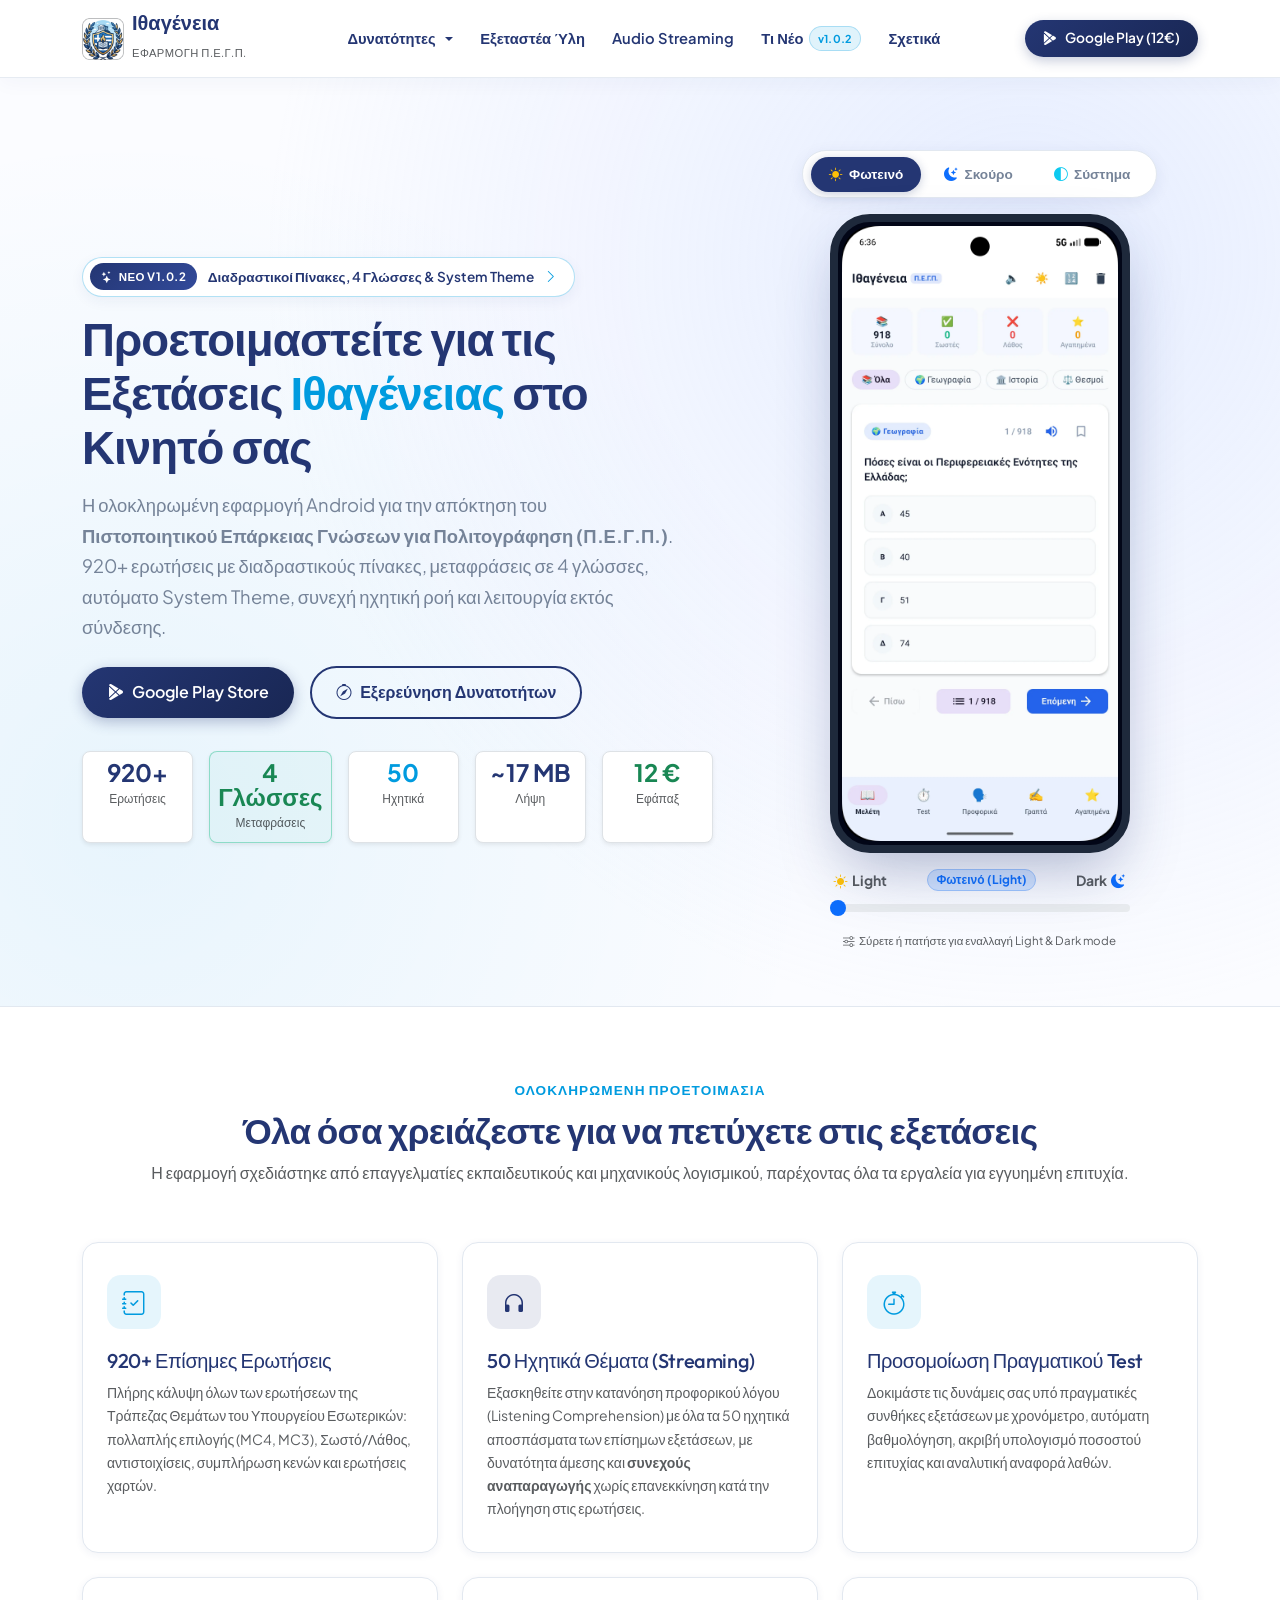
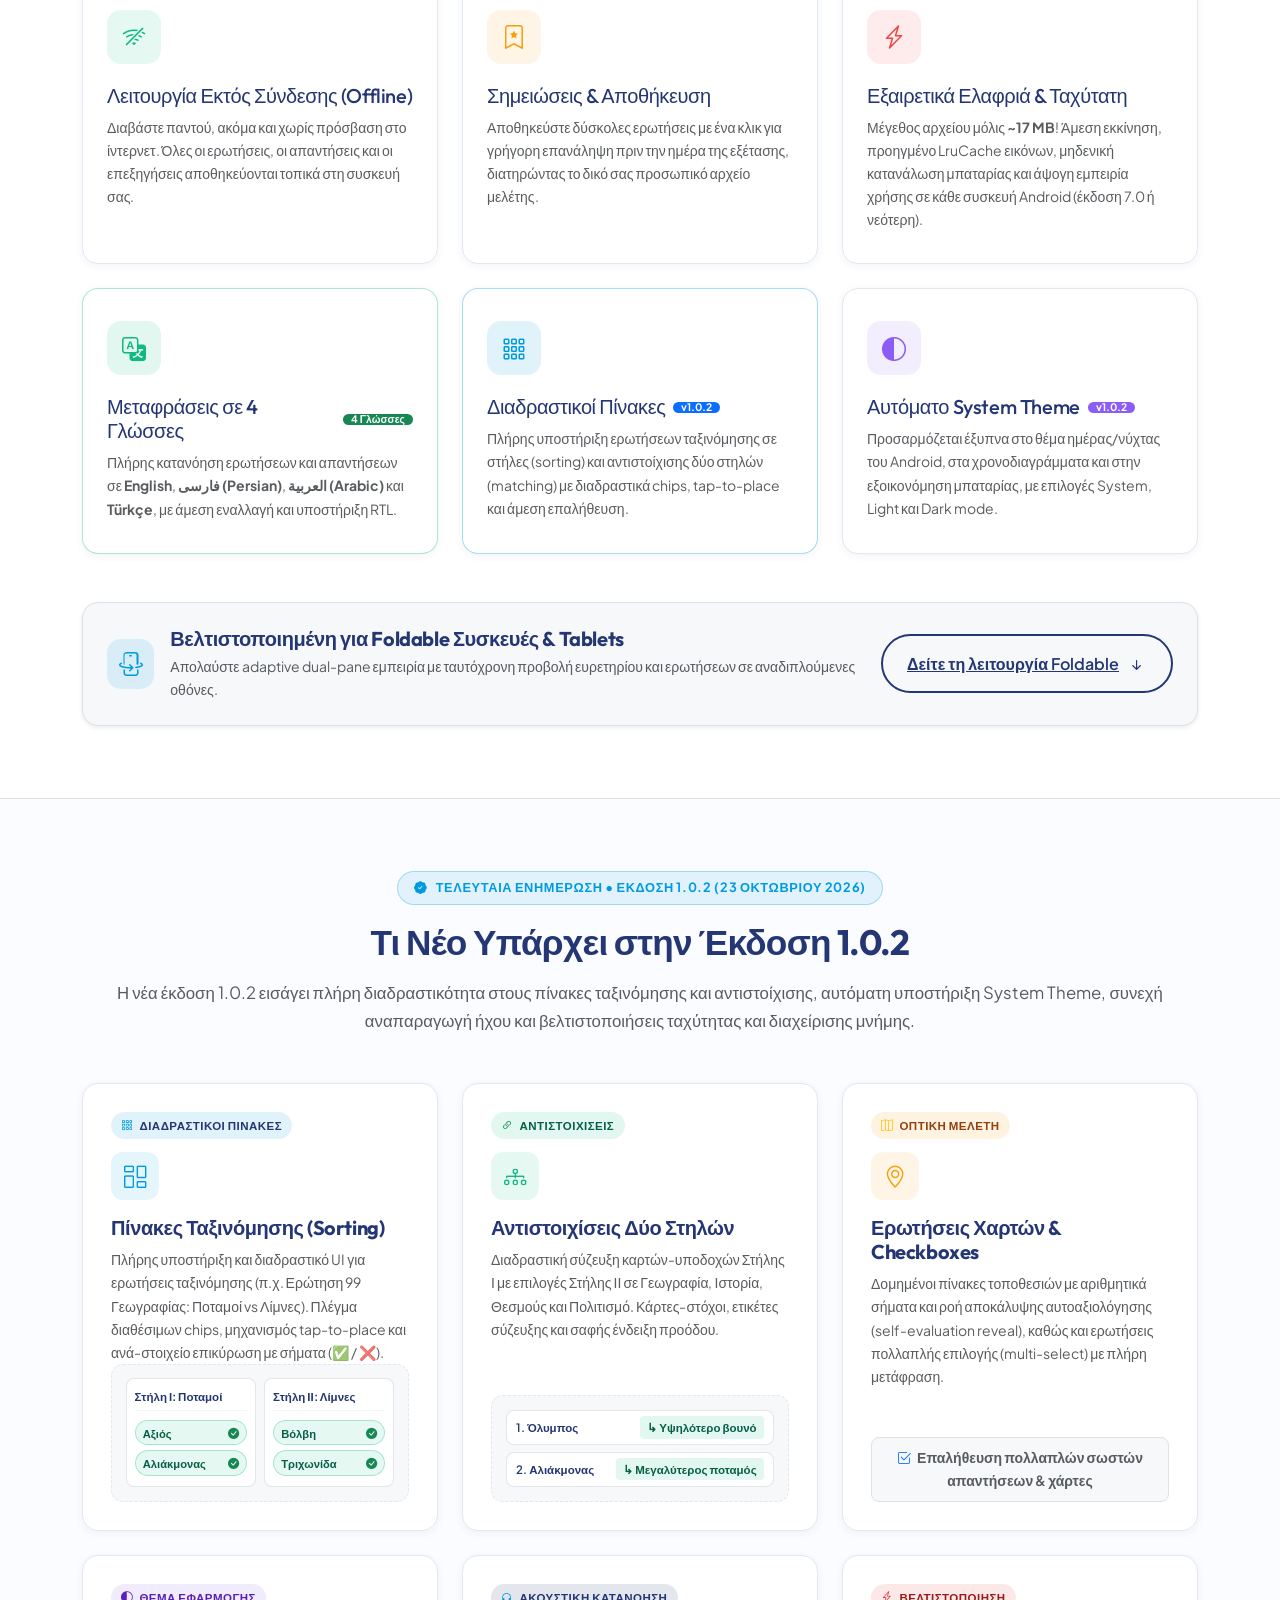
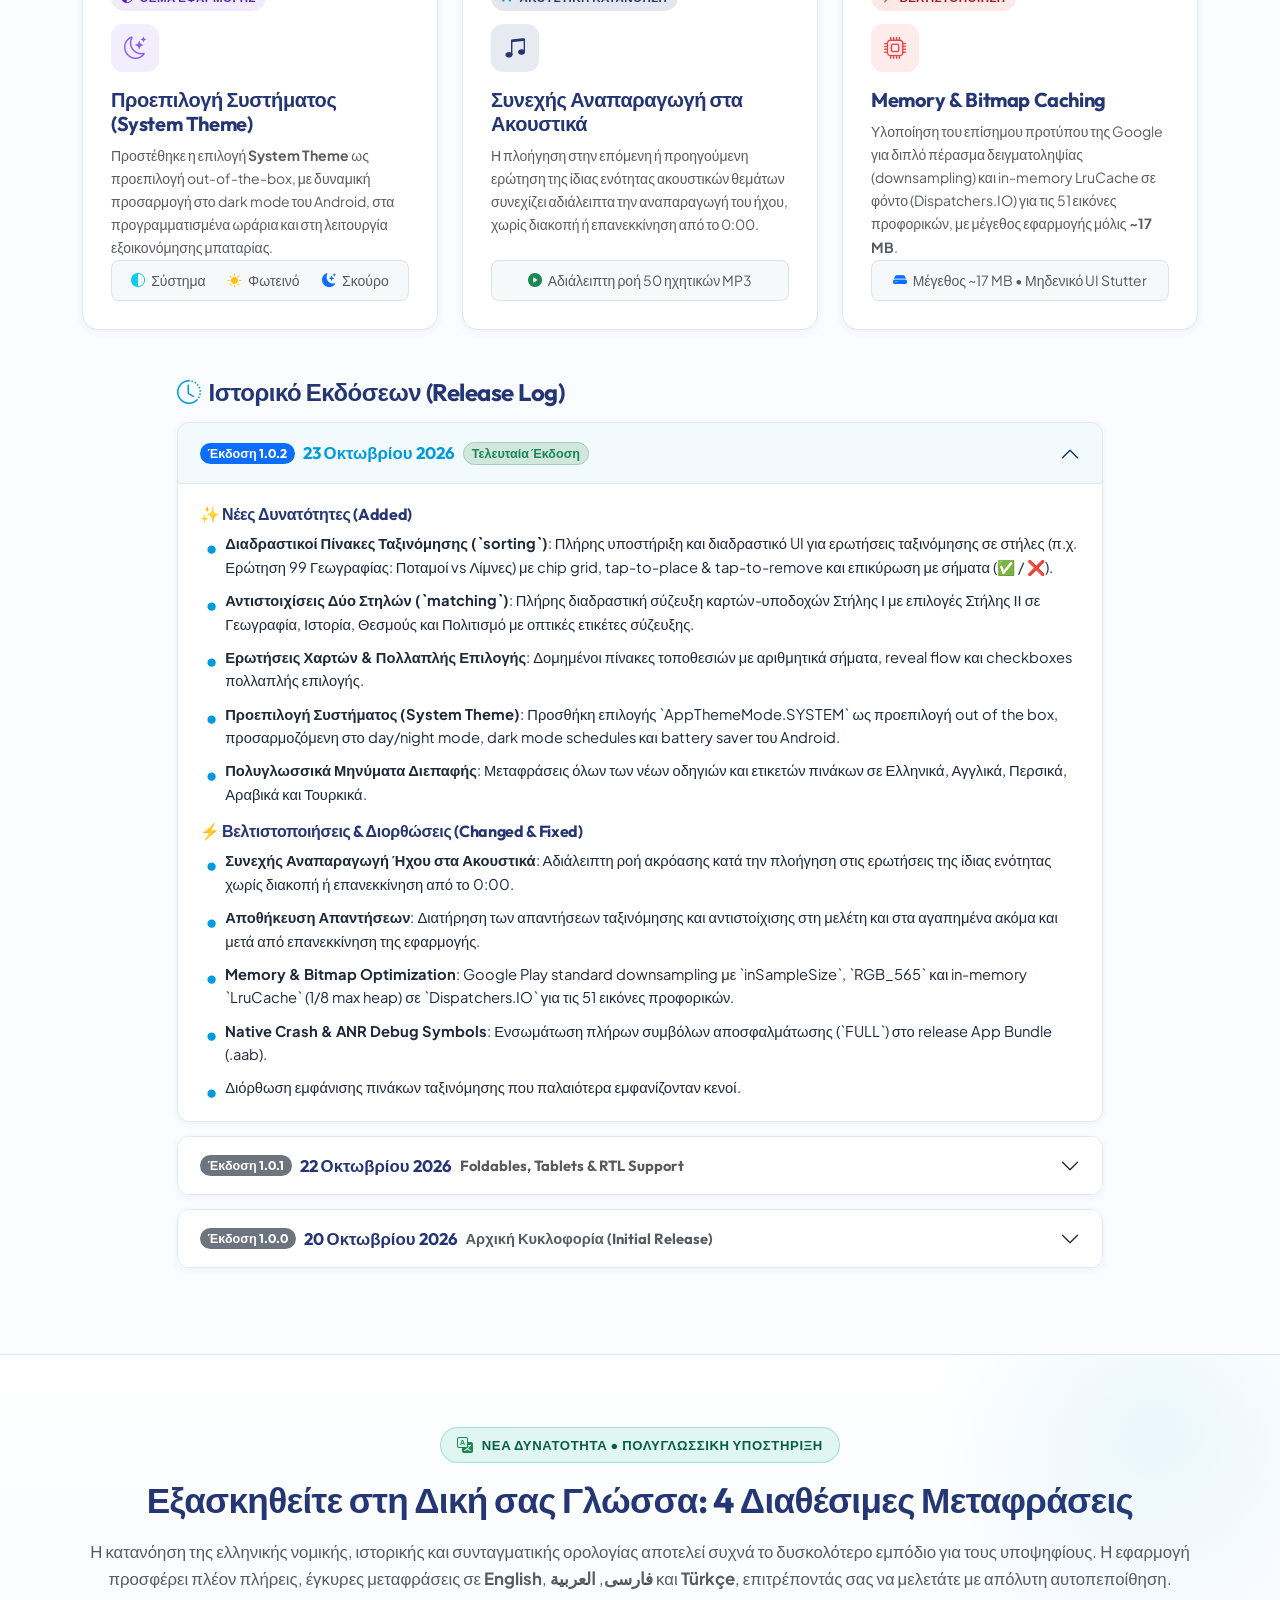
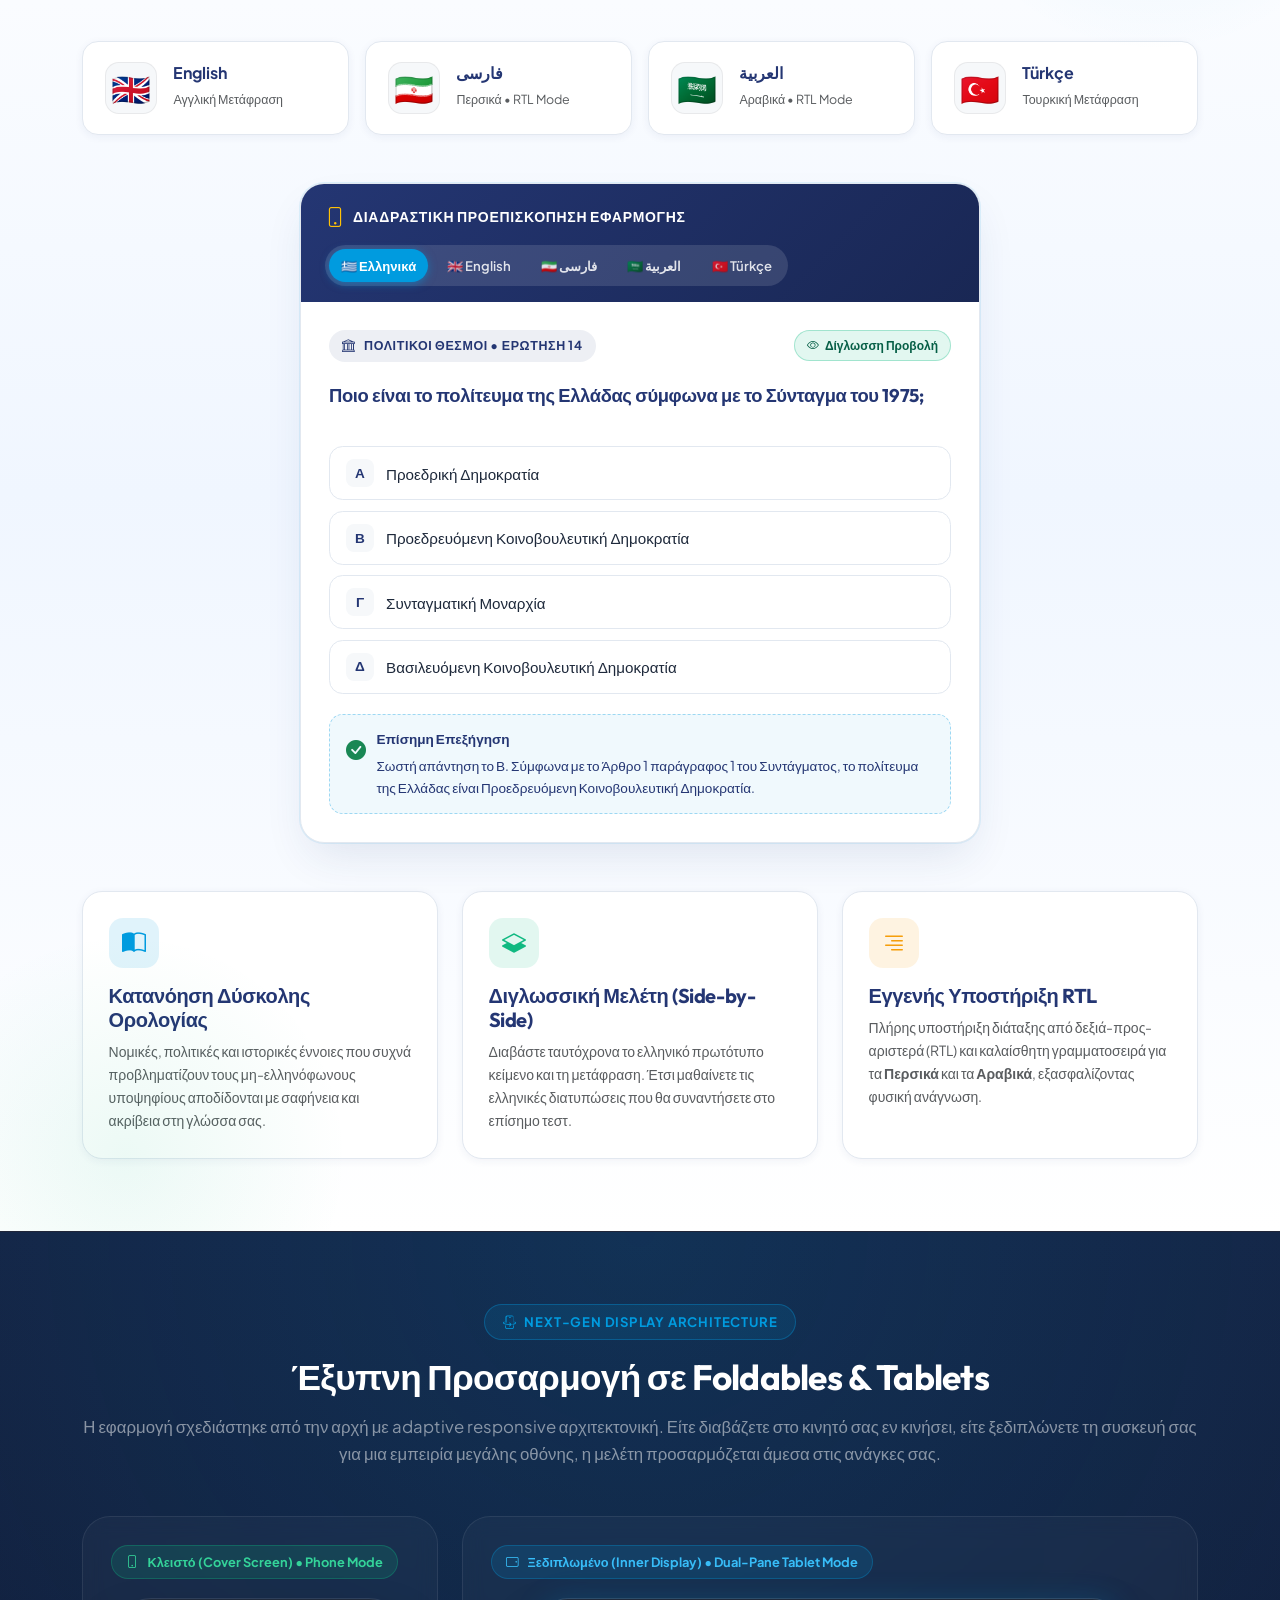
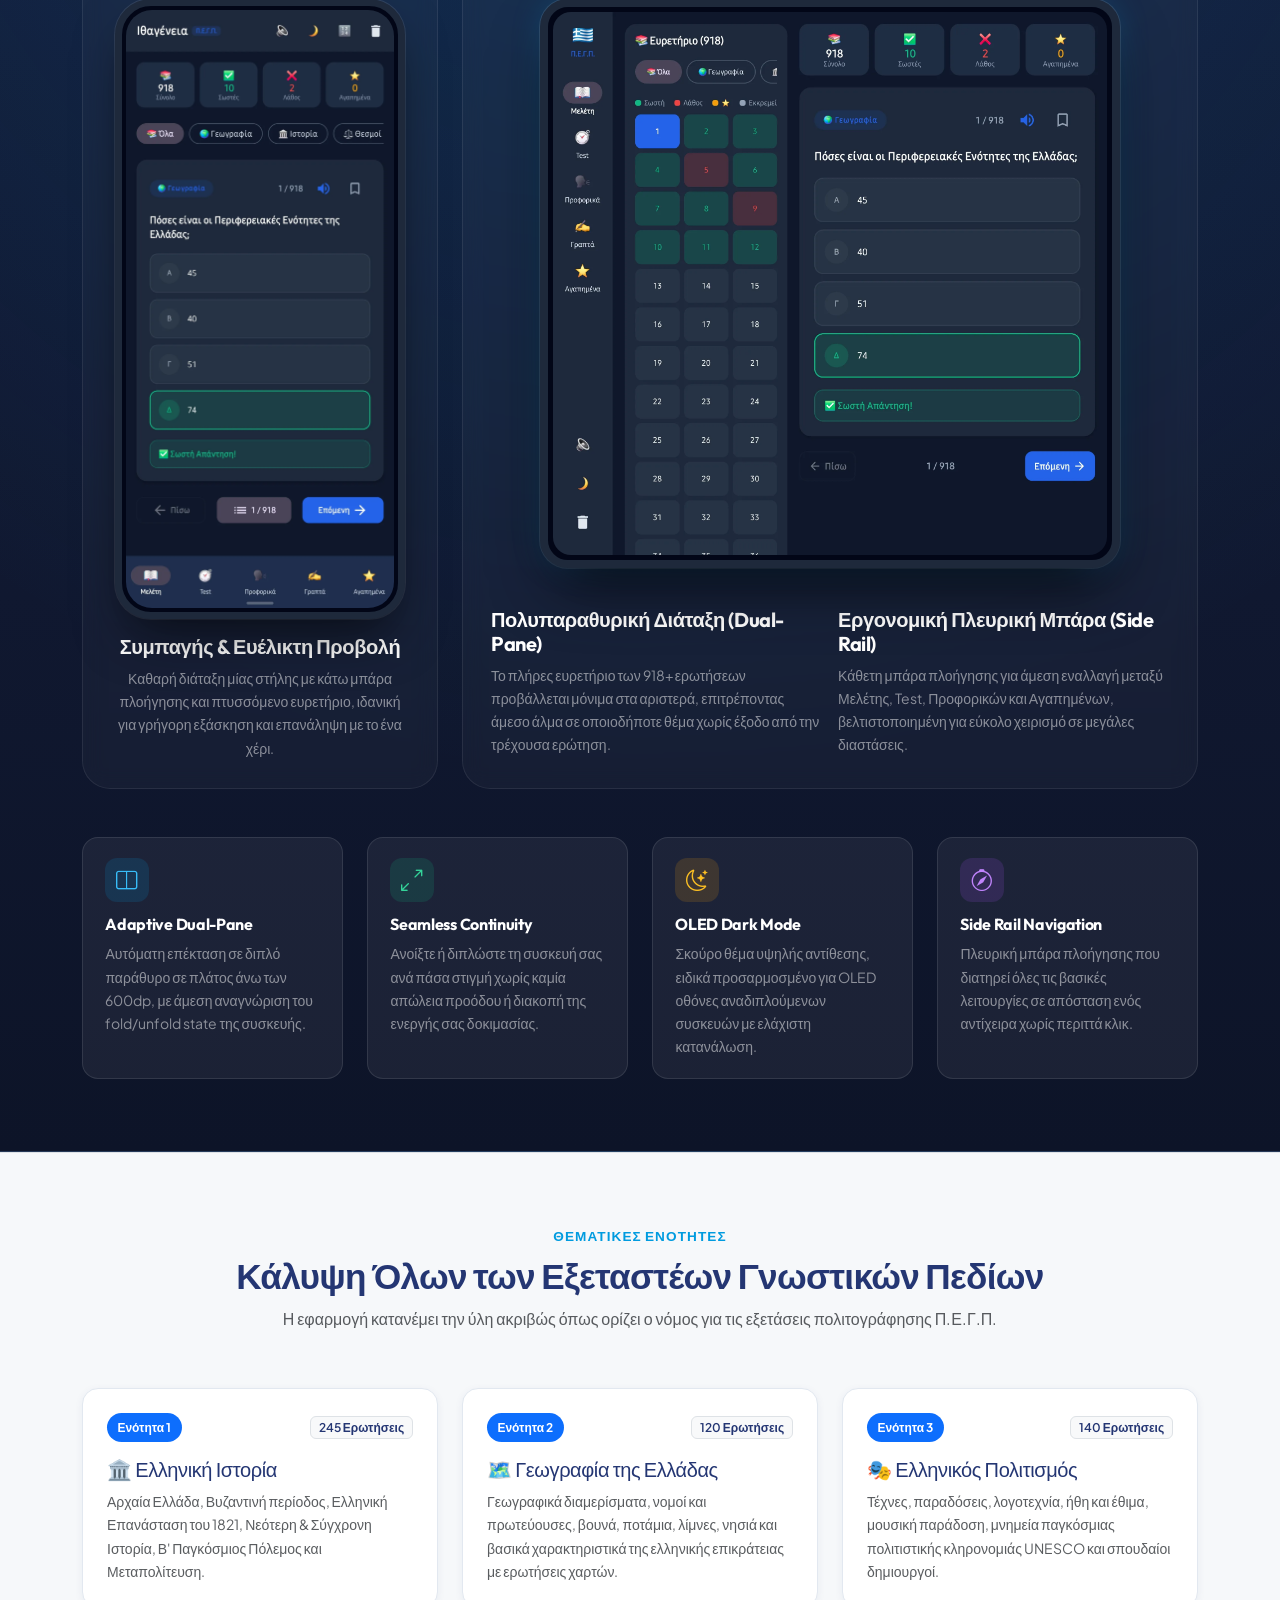
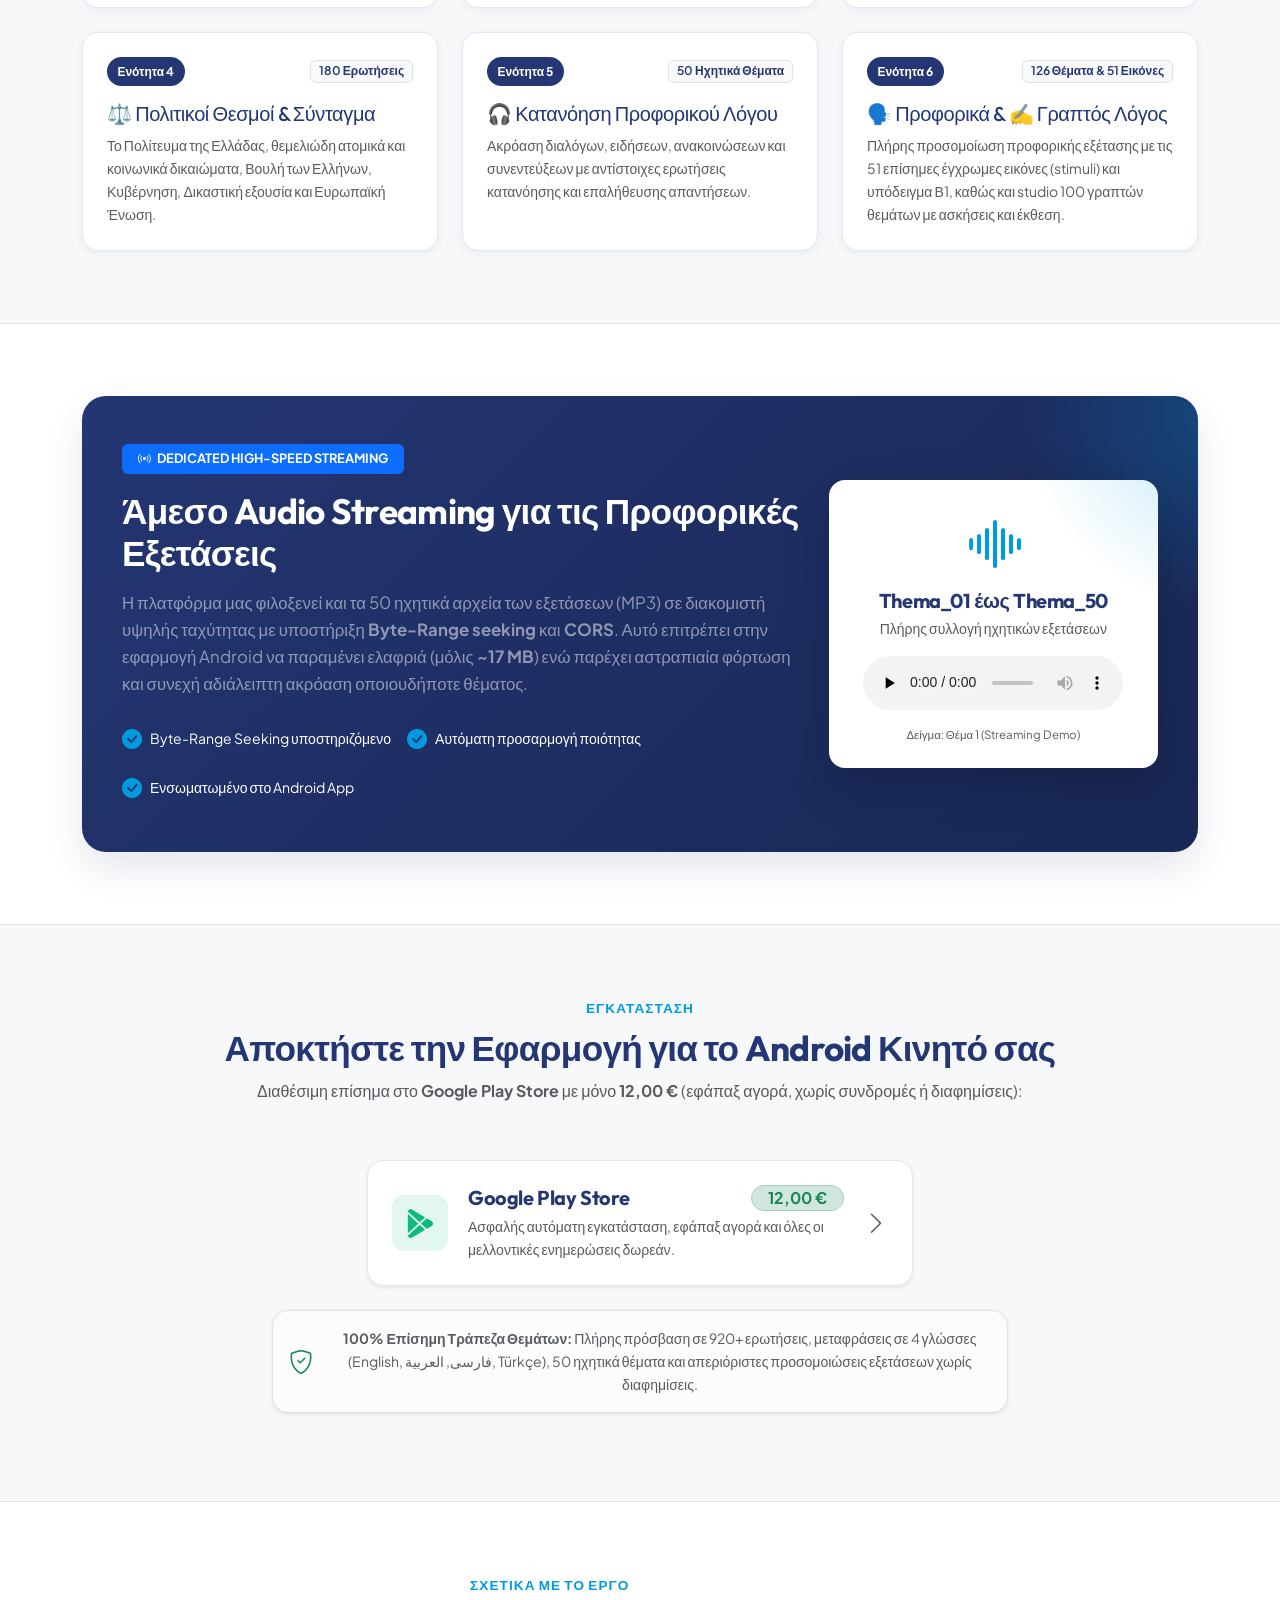
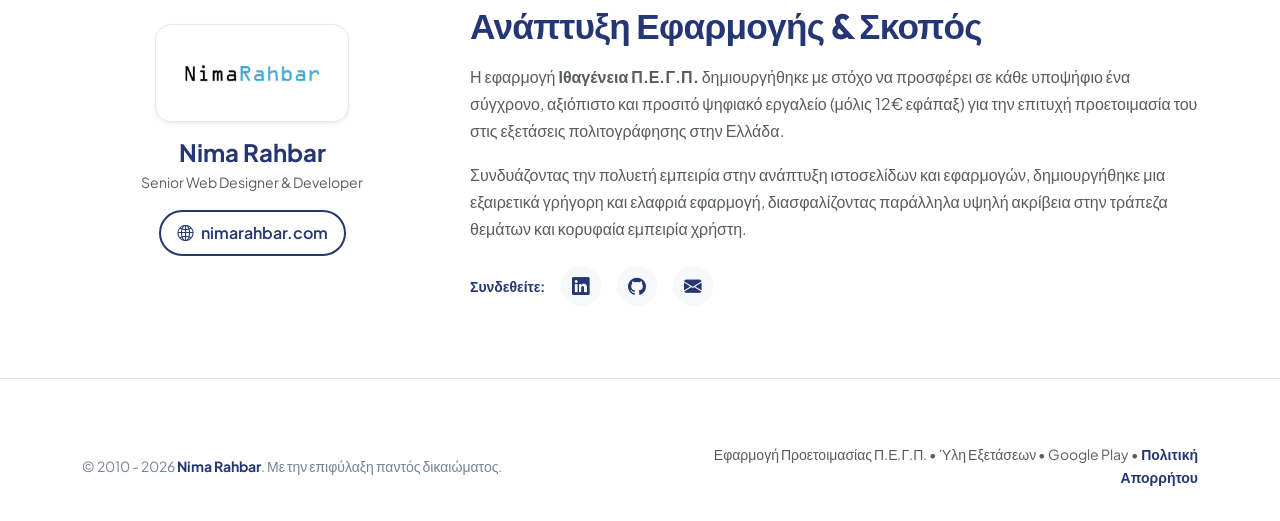
<file: index.html>
<!DOCTYPE html>
<html lang="el">

<head>
  <meta charset="UTF-8">
  <meta name="viewport" content="width=device-width, initial-scale=1.0">
  <title>Ιθαγένεια Π.Ε.Γ.Π. | Επίσημη Εφαρμογή Android</title>

  <!-- Preload Critical LCP Asset -->
  <link rel="preload" as="image" href="assets/main-light.webp" type="image/webp" fetchpriority="high">

  <!-- Canonical URL & Sitemap -->
  <link rel="canonical" href="https://ithageneia.nimarahbar.com/">
  <link rel="sitemap" type="application/xml" title="Sitemap" href="/sitemap.xml">

  <!-- Favicons & App Icons -->
  <link rel="apple-touch-icon" sizes="57x57" href="assets/apple-icon-57x57.png">
  <link rel="apple-touch-icon" sizes="60x60" href="assets/apple-icon-60x60.png">
  <link rel="apple-touch-icon" sizes="72x72" href="assets/apple-icon-72x72.png">
  <link rel="apple-touch-icon" sizes="76x76" href="assets/apple-icon-76x76.png">
  <link rel="apple-touch-icon" sizes="114x114" href="assets/apple-icon-114x114.png">
  <link rel="apple-touch-icon" sizes="120x120" href="assets/apple-icon-120x120.png">
  <link rel="apple-touch-icon" sizes="144x144" href="assets/apple-icon-144x144.png">
  <link rel="apple-touch-icon" sizes="152x152" href="assets/apple-icon-152x152.png">
  <link rel="apple-touch-icon" sizes="180x180" href="assets/apple-icon-180x180.png">
  <link rel="icon" type="image/png" sizes="192x192" href="assets/android-icon-192x192.png">
  <link rel="icon" type="image/png" sizes="32x32" href="assets/favicon-32x32.png">
  <link rel="icon" type="image/png" sizes="96x96" href="assets/favicon-96x96.png">
  <link rel="icon" type="image/png" sizes="16x16" href="assets/favicon-16x16.png">
  <meta name="msapplication-TileColor" content="#ffffff">
  <meta name="msapplication-TileImage" content="assets/ms-icon-144x144.png">
  <meta name="theme-color" content="#243673">
  <meta name="description"
    content="Η επίσημη εφαρμογή Android για τις εξετάσεις Ελληνικής Ιθαγένειας (Π.Ε.Γ.Π.). 920+ ερωτήσεις με μεταφράσεις σε 4 γλώσσες (English, Persian, Arabic, Turkish), ηχητική κατανόηση, προσομοίωση εξετάσεων, λειτουργία εκτός σύνδεσης και βελτιστοποίηση για Foldables & Tablets.">

  <!-- Open Graph Meta Tags -->
  <meta property="og:title" content="Ιθαγένεια Π.Ε.Γ.Π. | Επίσημη Εφαρμογή Android">
  <meta property="og:description"
    content="Προετοιμαστείτε για το Πιστοποιητικό Επάρκειας Γνώσεων για Πολιτογράφηση. 920+ ερωτήσεις, διαδραστικοί πίνακες ταξινόμησης &amp; αντιστοίχισης, μεταφράσεις σε 4 γλώσσες, 50 ηχητικά θέματα, System &amp; Foldable support, διαθέσιμο στο Google Play με 12€.">
  <meta property="og:type" content="website">
  <meta property="og:url" content="https://ithageneia.nimarahbar.com/">
  <meta property="og:image" content="https://ithageneia.nimarahbar.com/assets/desc_01.webp">
  <meta property="og:image:alt" content="Προεπισκόπηση Εφαρμογής Ιθαγένεια Π.Ε.Γ.Π.">
  <meta property="og:image:type" content="image/webp">
  <meta property="og:image:width" content="512">
  <meta property="og:image:height" content="512">

  <!-- Twitter Cards -->
  <meta name="twitter:card" content="summary_large_image">
  <meta name="twitter:title" content="Ιθαγένεια Π.Ε.Γ.Π. | Επίσημη Εφαρμογή Android (v1.0.2)">
  <meta name="twitter:description"
    content="920+ ερωτήσεις, διαδραστικοί πίνακες ταξινόμησης &amp; αντιστοίχισης, 4 γλώσσες (English, فارسی, العربية, Türkçe), 50 ηχητικά, System Theme, στο Google Play.">
  <meta name="twitter:image" content="https://ithageneia.nimarahbar.com/assets/main-light.webp">

  <!-- Local Web Fonts & Bootstrap Icons -->
  <link rel="stylesheet" href="assets/fonts/fonts.css">
  <link rel="stylesheet" href="https://cdn.jsdelivr.net/npm/bootstrap-icons@1.11.3/font/bootstrap-icons.min.css"
    media="print" onload="this.media='all'">
  <noscript>
    <link rel="stylesheet" href="https://cdn.jsdelivr.net/npm/bootstrap-icons@1.11.3/font/bootstrap-icons.min.css">
  </noscript>

  <!-- Bootstrap 5 CSS -->
  <link href="https://cdn.jsdelivr.net/npm/bootstrap@5.3.3/dist/css/bootstrap.min.css" rel="stylesheet"
    integrity="sha384-QWTKZyjpPEjISv5WaRU9OFeRpok6YctnYmDr5pNlyT2bRjXh0JMhjY6hW+ALEwIH" crossorigin="anonymous">

  <!-- Custom Theme Styles (nimarahbar.com Color Palette) -->
  <link rel="stylesheet" href="style.css">

  <!-- Structured Data (JSON-LD Schema) -->
  <script type="application/ld+json">
  {
    "@context": "https://schema.org",
    "@type": "SoftwareApplication",
    "name": "Ιθαγένεια Π.Ε.Γ.Π.",
    "operatingSystem": "Android 7.0+",
    "applicationCategory": "EducationalApplication",
    "applicationSubCategory": "ExamPreparation",
    "softwareVersion": "1.0.2",
    "fileSize": "17MB",
    "image": "https://ithageneia.nimarahbar.com/assets/logo.webp",
    "screenshot": "https://ithageneia.nimarahbar.com/assets/main-light.webp",
    "offers": {
      "@type": "Offer",
      "price": "12.00",
      "priceCurrency": "EUR"
    },
    "installUrl": "https://play.google.com/store/apps/details?id=com.nima.ithageneia",
    "author": {
      "@type": "Person",
      "name": "Nima Rahbar",
      "url": "https://nimarahbar.com"
    },
    "description": "Η επίσημη εφαρμογή Android για τις εξετάσεις Ελληνικής Ιθαγένειας (Π.Ε.Γ.Π.) με διαδραστικούς πίνακες ταξινόμησης & αντιστοίχισης, μεταφράσεις σε 4 γλώσσες (English, Persian, Arabic, Turkish) και αδιάλειπτη ηχητική ροή."
  }
  </script>
</head>

<body>

  <!-- Navigation Bar -->
  <nav class="navbar navbar-expand-lg navbar-custom sticky-top">
    <div class="container">
      <a class="navbar-brand d-flex align-items-center gap-2 py-1" href="https://ithageneia.nimarahbar.com">
        <div class="navbar-brand-logo">
          <img class="img-responsive" src="assets/logo.webp" alt="Ιθαγένεια Π.Ε.Γ.Π." width="42" height="42">
        </div>
        <div>
          <span class="fw-bold fs-5 text-navy-custom d-block lh-1">Ιθαγένεια</span>
          <small class="text-muted" style="font-size: 0.7rem; letter-spacing: 0.04em;">ΕΦΑΡΜΟΓΗ Π.Ε.Γ.Π.</small>
        </div>
      </a>

      <button class="navbar-toggler border-0 shadow-none" type="button" data-bs-toggle="collapse"
        data-bs-target="#navbarMain" aria-controls="navbarMain" aria-expanded="false" aria-label="Εναλλαγή πλοήγησης">
        <span class="navbar-toggler-icon"></span>
      </button>

      <div class="collapse navbar-collapse" id="navbarMain">
        <ul class="navbar-nav mx-auto mb-2 mb-lg-0 align-items-lg-center">
          <!-- Dropdown: Δυνατότητες -->
          <li class="nav-item dropdown">
            <a class="nav-link dropdown-toggle" href="#" id="featuresDropdown" role="button" data-bs-toggle="dropdown"
              aria-expanded="false">
              Δυνατότητες
            </a>
            <ul class="dropdown-menu border-0 shadow-lg" aria-labelledby="featuresDropdown">
              <li>
                <a class="nav-dropdown-item" href="#features">
                  <div class="nav-dropdown-icon" style="background: rgba(0, 155, 223, 0.12); color: var(--nr-primary);">
                    <i class="bi bi-stars"></i>
                  </div>
                  <div>
                    <span class="nav-dropdown-title">Όλες οι Δυνατότητες</span>
                    <small class="nav-dropdown-desc">920+ Ερωτήσεις, Test, Offline</small>
                  </div>
                </a>
              </li>
              <li>
                <a class="nav-dropdown-item" href="#translations">
                  <div class="nav-dropdown-icon" style="background: rgba(16, 185, 129, 0.12); color: #10b981;">
                    <i class="bi bi-translate"></i>
                  </div>
                  <div>
                    <span class="nav-dropdown-title">4 Γλώσσες Μετάφρασης</span>
                    <small class="nav-dropdown-desc">English, فارسی, العربية, Türkçe</small>
                  </div>
                </a>
              </li>
              <li>
                <a class="nav-dropdown-item" href="#foldables">
                  <div class="nav-dropdown-icon" style="background: rgba(245, 158, 11, 0.12); color: #f59e0b;">
                    <i class="bi bi-phone-flip"></i>
                  </div>
                  <div>
                    <span class="nav-dropdown-title">Foldables &amp; Tablets</span>
                    <small class="nav-dropdown-desc">Adaptive Dual-Pane Layout</small>
                  </div>
                </a>
              </li>
              <li>
                <a class="nav-dropdown-item" href="#whats-new">
                  <div class="nav-dropdown-icon" style="background: rgba(139, 92, 246, 0.12); color: #8b5cf6;">
                    <i class="bi bi-grid-3x3-gap"></i>
                  </div>
                  <div>
                    <span class="nav-dropdown-title">Διαδραστικοί Πίνακες</span>
                    <small class="nav-dropdown-desc">Νέο: Ταξινόμηση &amp; Αντιστοίχιση</small>
                  </div>
                </a>
              </li>
            </ul>
          </li>

          <li class="nav-item">
            <a class="nav-link" href="#syllabus">Εξεταστέα Ύλη</a>
          </li>
          <li class="nav-item">
            <a class="nav-link" href="#audio">Audio Streaming</a>
          </li>
          <li class="nav-item">
            <a class="nav-link" href="#whats-new">
              <span>Τι Νέο</span>
              <span class="nav-version-badge">v1.0.2</span>
            </a>
          </li>
          <li class="nav-item">
            <a class="nav-link" href="#about">Σχετικά</a>
          </li>
        </ul>

        <div class="d-flex align-items-center gap-2 mt-3 mt-lg-0">
          <a href="#download" class="btn-nav-cta text-decoration-none">
            <i class="bi bi-google-play"></i>
            <span>Google Play (12€)</span>
          </a>
        </div>
      </div>
    </div>
  </nav>

  <!-- Main Landmark -->
  <main id="main-content">

    <!-- Hero Section -->
    <header class="hero-section">
      <div class="container">
        <div class="row align-items-center g-5">
          <div class="col-lg-7">
            <!-- Single Clean Announcement Pill (Apple / Stripe style) -->
            <div class="mb-3">
              <a href="#whats-new" class="hero-announcement-pill text-decoration-none">
                <span class="announcement-tag"><i class="bi bi-stars"></i> ΝΕΟ v1.0.2</span>
                <span class="announcement-text">Διαδραστικοί Πίνακες, 4 Γλώσσες &amp; System Theme</span>
                <i class="bi bi-chevron-right announcement-arrow"></i>
              </a>
            </div>

            <h1 class="hero-title mb-3">
              Προετοιμαστείτε για τις Εξετάσεις <span class="text-primary-custom">Ιθαγένειας</span> στο Κινητό σας
            </h1>

            <p class="hero-subtitle mb-4">
              Η ολοκληρωμένη εφαρμογή Android για την απόκτηση του <strong>Πιστοποιητικού Επάρκειας Γνώσεων για
                Πολιτογράφηση (Π.Ε.Γ.Π.)</strong>. 920+ ερωτήσεις με διαδραστικούς πίνακες, μεταφράσεις σε 4 γλώσσες,
              αυτόματο System Theme, συνεχή ηχητική ροή και λειτουργία εκτός σύνδεσης.
            </p>

            <div class="d-flex flex-wrap align-items-center gap-3 mb-4">
              <a href="https://play.google.com/store/apps/details?id=com.nima.ithageneia" target="_blank"
                rel="noopener noreferrer" class="btn-navy-custom text-decoration-none">
                <i class="bi bi-google-play"></i>
                <span>Google Play Store</span>
              </a>
              <a href="#features" class="btn-outline-navy text-decoration-none">
                <i class="bi bi-compass"></i>
                <span>Εξερεύνηση Δυνατοτήτων</span>
              </a>
            </div>

            <!-- Quick Metrics Badges -->
            <div class="row g-2 g-sm-3 pt-2">
              <div class="col-6 col-md">
                <div class="border rounded-3 p-2 bg-white text-center shadow-sm h-100">
                  <div class="fw-bold fs-4 text-navy-custom lh-1">920+</div>
                  <small class="text-muted" style="font-size: 0.75rem;">Ερωτήσεις</small>
                </div>
              </div>
              <div class="col-6 col-md">
                <div class="border rounded-3 p-2 bg-white text-center shadow-sm h-100"
                  style="border-color: rgba(16, 185, 129, 0.4) !important; background: rgba(16, 185, 129, 0.04) !important;">
                  <div class="fw-bold fs-4 text-success lh-1">4 Γλώσσες</div>
                  <small class="text-muted" style="font-size: 0.75rem;">Μεταφράσεις</small>
                </div>
              </div>
              <div class="col-4 col-md">
                <div class="border rounded-3 p-2 bg-white text-center shadow-sm h-100">
                  <div class="fw-bold fs-4 text-primary-custom lh-1">50</div>
                  <small class="text-muted" style="font-size: 0.75rem;">Ηχητικά</small>
                </div>
              </div>
              <div class="col-4 col-md">
                <div class="border rounded-3 p-2 bg-white text-center shadow-sm h-100">
                  <div class="fw-bold fs-4 text-navy-custom lh-1">~17 MB</div>
                  <small class="text-muted" style="font-size: 0.75rem;">Λήψη</small>
                </div>
              </div>
              <div class="col-4 col-md">
                <div class="border rounded-3 p-2 bg-white text-center shadow-sm h-100">
                  <div class="fw-bold fs-4 text-success lh-1">12 €</div>
                  <small class="text-muted" style="font-size: 0.75rem;">Εφάπαξ</small>
                </div>
              </div>
            </div>
          </div>

          <!-- Phone Mockup Preview with Light / Dark Slider -->
          <div class="col-lg-5">
            <div class="mockup-container">
              <!-- Theme Switch Pills -->
              <div class="theme-switch-pills">
                <button type="button" class="theme-switch-btn active" id="themeBtnLight">
                  <i class="bi bi-sun-fill text-warning"></i> <span>Φωτεινό</span>
                </button>
                <button type="button" class="theme-switch-btn" id="themeBtnDark">
                  <i class="bi bi-moon-stars-fill text-primary"></i> <span>Σκούρο</span>
                </button>
                <button type="button" class="theme-switch-btn" id="themeBtnSystem"
                  title="Προσαρμογή στις ρυθμίσεις του λειτουργικού συστήματος">
                  <i class="bi bi-circle-half text-info"></i> <span>Σύστημα</span>
                </button>
              </div>

              <!-- Phone Bezel Frame -->
              <div class="hero-phone-mockup-frame">
                <div class="theme-compare-box at-edge" id="themeCompareBox">
                  <!-- Base Image: Light Mode (main-light.webp) -->
                  <img src="assets/main-light.webp" alt="Ιθαγένεια Εφαρμογή - Φωτεινό Θέμα (Light Mode)"
                    class="theme-compare-img-base" id="themeImgLight" width="412" height="846">

                  <!-- Overlay Image: Dark Mode (main-dark.webp) -->
                  <div class="theme-compare-img-overlay" id="themeCompareOverlay">
                    <img src="assets/main-dark.webp" alt="Ιθαγένεια Εφαρμογή - Σκούρο Θέμα (Dark Mode)"
                      id="themeImgDark" width="412" height="846">
                  </div>

                  <!-- Divider Line & Knob -->
                  <div class="theme-slider-divider" id="themeSliderDivider">
                    <div class="theme-slider-knob">
                      <i class="bi bi-arrow-left-right"></i>
                    </div>
                  </div>

                  <!-- Invisible Screen Touch/Drag Range -->
                  <input type="range" min="0" max="100" value="0" class="theme-screen-range" id="themeScreenRange"
                    aria-label="Εναλλαγή Φωτεινού και Σκούρου Θέματος στην οθόνη">
                </div>
              </div>

              <!-- Bottom Range Slider Control -->
              <div class="theme-slider-bar-wrapper mt-3 text-center">
                <div class="d-flex align-items-center justify-content-between mb-1 px-1">
                  <small class="fw-bold text-muted d-flex align-items-center gap-1">
                    <i class="bi bi-sun-fill text-warning"></i> Light
                  </small>
                  <small
                    class="badge bg-primary-subtle text-primary border border-primary-subtle rounded-pill px-2 py-1"
                    id="sliderModeLabel">
                    Φωτεινό (Light)
                  </small>
                  <small class="fw-bold text-muted d-flex align-items-center gap-1">
                    Dark <i class="bi bi-moon-stars-fill text-primary"></i>
                  </small>
                </div>
                <input type="range" min="0" max="100" value="0" class="form-range custom-theme-range"
                  id="themeBottomRange" aria-label="Ρυθμιστικό Φωτεινού / Σκούρου Θέματος">
                <small class="text-muted d-block mt-1" style="font-size: 0.72rem;">
                  <i class="bi bi-sliders me-1"></i>Σύρετε ή πατήστε για εναλλαγή Light &amp; Dark mode
                </small>
              </div>
            </div>
          </div>
        </div>
      </div>
    </header>

    <!-- App Features Section -->
    <section id="features" class="py-5 bg-white">
      <div class="container py-4">
        <div class="section-header text-center max-w-700 mx-auto">
          <span class="section-tag">Ολοκληρωμενη Προετοιμασια</span>
          <h2 class="section-title">Όλα όσα χρειάζεστε για να πετύχετε στις εξετάσεις</h2>
          <p class="text-muted mt-2">
            Η εφαρμογή σχεδιάστηκε από επαγγελματίες εκπαιδευτικούς και μηχανικούς λογισμικού, παρέχοντας όλα τα
            εργαλεία
            για εγγυημένη επιτυχία.
          </p>
        </div>

        <div class="row g-4">
          <!-- Feature 1 -->
          <div class="col-md-6 col-lg-4">
            <div class="feature-card">
              <div class="feature-icon-wrapper">
                <i class="bi bi-journal-check"></i>
              </div>
              <h3 class="h5 text-navy-custom mb-2">920+ Επίσημες Ερωτήσεις</h3>
              <p class="text-muted small mb-0">
                Πλήρης κάλυψη όλων των ερωτήσεων της Τράπεζας Θεμάτων του Υπουργείου Εσωτερικών: πολλαπλής επιλογής
                (MC4,
                MC3), Σωστό/Λάθος, αντιστοιχίσεις, συμπλήρωση κενών και ερωτήσεις χαρτών.
              </p>
            </div>
          </div>

          <!-- Feature 2 -->
          <div class="col-md-6 col-lg-4">
            <div class="feature-card">
              <div class="feature-icon-wrapper" style="background: rgba(36, 54, 115, 0.1); color: var(--nr-navy);">
                <i class="bi bi-headphones"></i>
              </div>
              <h3 class="h5 text-navy-custom mb-2">50 Ηχητικά Θέματα (Streaming)</h3>
              <p class="text-muted small mb-0">
                Εξασκηθείτε στην κατανόηση προφορικού λόγου (Listening Comprehension) με όλα τα 50 ηχητικά αποσπάσματα
                των επίσημων εξετάσεων, με δυνατότητα άμεσης και <strong>συνεχούς αναπαραγωγής</strong> χωρίς
                επανεκκίνηση κατά την πλοήγηση στις ερωτήσεις.
              </p>
            </div>
          </div>

          <!-- Feature 3 -->
          <div class="col-md-6 col-lg-4">
            <div class="feature-card">
              <div class="feature-icon-wrapper">
                <i class="bi bi-stopwatch"></i>
              </div>
              <h3 class="h5 text-navy-custom mb-2">Προσομοίωση Πραγματικού Test</h3>
              <p class="text-muted small mb-0">
                Δοκιμάστε τις δυνάμεις σας υπό πραγματικές συνθήκες εξετάσεων με χρονόμετρο, αυτόματη βαθμολόγηση,
                ακριβή
                υπολογισμό ποσοστού επιτυχίας και αναλυτική αναφορά λαθών.
              </p>
            </div>
          </div>

          <!-- Feature 4 -->
          <div class="col-md-6 col-lg-4">
            <div class="feature-card">
              <div class="feature-icon-wrapper" style="background: rgba(16, 185, 129, 0.1); color: #10b981;">
                <i class="bi bi-wifi-off"></i>
              </div>
              <h3 class="h5 text-navy-custom mb-2">Λειτουργία Εκτός Σύνδεσης (Offline)</h3>
              <p class="text-muted small mb-0">
                Διαβάστε παντού, ακόμα και χωρίς πρόσβαση στο ίντερνετ. Όλες οι ερωτήσεις, οι απαντήσεις και οι
                επεξηγήσεις αποθηκεύονται τοπικά στη συσκευή σας.
              </p>
            </div>
          </div>

          <!-- Feature 5 -->
          <div class="col-md-6 col-lg-4">
            <div class="feature-card">
              <div class="feature-icon-wrapper" style="background: rgba(245, 158, 11, 0.1); color: #f59e0b;">
                <i class="bi bi-bookmark-star"></i>
              </div>
              <h3 class="h5 text-navy-custom mb-2">Σημειώσεις & Αποθήκευση</h3>
              <p class="text-muted small mb-0">
                Αποθηκεύστε δύσκολες ερωτήσεις με ένα κλικ για γρήγορη επανάληψη πριν την ημέρα της εξέτασης,
                διατηρώντας
                το δικό σας προσωπικό αρχείο μελέτης.
              </p>
            </div>
          </div>

          <!-- Feature 6 -->
          <div class="col-md-6 col-lg-4">
            <div class="feature-card">
              <div class="feature-icon-wrapper" style="background: rgba(239, 68, 68, 0.1); color: #ef4444;">
                <i class="bi bi-lightning-charge"></i>
              </div>
              <h3 class="h5 text-navy-custom mb-2">Εξαιρετικά Ελαφριά &amp; Ταχύτατη</h3>
              <p class="text-muted small mb-0">
                Μέγεθος αρχείου μόλις <strong>~17 MB</strong>! Άμεση εκκίνηση, προηγμένο LruCache εικόνων, μηδενική
                κατανάλωση μπαταρίας και άψογη εμπειρία χρήσης σε κάθε συσκευή Android (έκδοση 7.0 ή νεότερη).
              </p>
            </div>
          </div>

          <!-- Feature 7 - Translations -->
          <div class="col-md-6 col-lg-4">
            <div class="feature-card" style="border-color: rgba(16, 185, 129, 0.35);">
              <div class="feature-icon-wrapper" style="background: rgba(16, 185, 129, 0.12); color: #10b981;">
                <i class="bi bi-translate"></i>
              </div>
              <div class="d-flex align-items-center gap-2 mb-2">
                <h3 class="h5 text-navy-custom mb-0">Μεταφράσεις σε 4 Γλώσσες</h3>
                <span class="badge bg-success text-white rounded-pill px-2 py-0" style="font-size: 0.65rem;">4
                  Γλώσσες</span>
              </div>
              <p class="text-muted small mb-0">
                Πλήρης κατανόηση ερωτήσεων και απαντήσεων σε <strong>English</strong>, <strong>فارسی (Persian)</strong>,
                <strong>العربية (Arabic)</strong> και <strong>Türkçe</strong>, με άμεση εναλλαγή και υποστήριξη RTL.
              </p>
            </div>
          </div>

          <!-- Feature 8 - Interactive Relation Tables -->
          <div class="col-md-6 col-lg-4">
            <div class="feature-card" style="border-color: rgba(0, 155, 223, 0.35);">
              <div class="feature-icon-wrapper" style="background: rgba(0, 155, 223, 0.12); color: var(--nr-primary);">
                <i class="bi bi-grid-3x3-gap"></i>
              </div>
              <div class="d-flex align-items-center gap-2 mb-2">
                <h3 class="h5 text-navy-custom mb-0">Διαδραστικοί Πίνακες</h3>
                <span class="badge bg-primary text-white rounded-pill px-2 py-0"
                  style="font-size: 0.65rem;">v1.0.2</span>
              </div>
              <p class="text-muted small mb-0">
                Πλήρης υποστήριξη ερωτήσεων ταξινόμησης σε στήλες (sorting) και αντιστοίχισης δύο στηλών (matching) με
                διαδραστικά chips, tap-to-place και άμεση επαλήθευση.
              </p>
            </div>
          </div>

          <!-- Feature 9 - System Default Theme -->
          <div class="col-md-6 col-lg-4">
            <div class="feature-card">
              <div class="feature-icon-wrapper" style="background: rgba(139, 92, 246, 0.1); color: #8b5cf6;">
                <i class="bi bi-circle-half"></i>
              </div>
              <div class="d-flex align-items-center gap-2 mb-2">
                <h3 class="h5 text-navy-custom mb-0">Αυτόματο System Theme</h3>
                <span class="badge text-white rounded-pill px-2 py-0"
                  style="font-size: 0.65rem; background-color: #8b5cf6;">v1.0.2</span>
              </div>
              <p class="text-muted small mb-0">
                Προσαρμόζεται έξυπνα στο θέμα ημέρας/νύχτας του Android, στα χρονοδιαγράμματα και στην εξοικονόμηση
                μπαταρίας, με επιλογές System, Light και Dark mode.
              </p>
            </div>
          </div>
        </div>

        <!-- Foldables Highlight Banner inside Features -->
        <div
          class="mt-5 p-4 rounded-4 bg-subtle-custom border d-flex flex-column flex-md-row align-items-center justify-content-between gap-3 shadow-sm">
          <div class="d-flex align-items-center gap-3">
            <div class="feature-icon-wrapper mb-0"
              style="background: rgba(0, 155, 223, 0.12); color: var(--nr-primary); width: 50px; height: 50px;">
              <i class="bi bi-phone-flip fs-4"></i>
            </div>
            <div>
              <h3 class="h5 text-navy-custom mb-1 fw-bold">Βελτιστοποιημένη για Foldable Συσκευές &amp; Tablets</h3>
              <p class="text-muted small mb-0">Απολαύστε adaptive dual-pane εμπειρία με ταυτόχρονη προβολή ευρετηρίου
                και
                ερωτήσεων σε αναδιπλούμενες οθόνες.</p>
            </div>
          </div>
          <a href="#foldables" class="btn-outline-navy btn-sm text-nowrap">
            <span>Δείτε τη λειτουργία Foldable</span>
            <i class="bi bi-arrow-down-short fs-5"></i>
          </a>
        </div>
      </div>
    </section>

    <!-- What's New in Version 1.0.2 & Changelog Showcase Section -->
    <section id="whats-new" class="py-5 whats-new-section border-top">
      <div class="container py-4">
        <!-- Section Header -->
        <div class="section-header text-center max-w-700 mx-auto mb-5">
          <div class="release-banner-pill mb-3">
            <i class="bi bi-patch-check-fill text-primary-custom"></i>
            <span>ΤΕΛΕΥΤΑΙΑ ΕΝΗΜΕΡΩΣΗ &bull; ΕΚΔΟΣΗ 1.0.2 (23 ΟΚΤΩΒΡΙΟΥ 2026)</span>
          </div>
          <h2 class="section-title mb-3">Τι Νέο Υπάρχει στην Έκδοση 1.0.2</h2>
          <p class="text-muted mt-2" style="font-size: 1.05rem; line-height: 1.65;">
            Η νέα έκδοση 1.0.2 εισάγει πλήρη διαδραστικότητα στους πίνακες ταξινόμησης και αντιστοίχισης, αυτόματη
            υποστήριξη System Theme, συνεχή αναπαραγωγή ήχου και βελτιστοποιήσεις ταχύτητας και διαχείρισης μνήμης.
          </p>
        </div>

        <!-- 6 Feature Highlight Cards -->
        <div class="row g-4 mb-5">
          <!-- Card 1: Sorting Tables -->
          <div class="col-md-6 col-lg-4">
            <div class="release-feature-card">
              <span class="release-card-badge" style="background: rgba(0, 155, 223, 0.12); color: var(--nr-navy);">
                <i class="bi bi-grid-3x3-gap text-primary-custom"></i> Διαδραστικοί Πίνακες
              </span>
              <div class="release-card-icon" style="background: rgba(0, 155, 223, 0.1); color: var(--nr-primary);">
                <i class="bi bi-columns-gap"></i>
              </div>
              <h3 class="h5 fw-bold text-navy-custom mb-2">Πίνακες Ταξινόμησης (Sorting)</h3>
              <p class="text-muted small mb-0">
                Πλήρης υποστήριξη και διαδραστικό UI για ερωτήσεις ταξινόμησης (π.χ. Ερώτηση 99 Γεωγραφίας: Ποταμοί vs
                Λίμνες). Πλέγμα διαθέσιμων chips, μηχανισμός tap-to-place και ανά-στοιχείο επικύρωση με σήματα (✅ / ❌).
              </p>
              <!-- Mini Mock Preview -->
              <div class="mock-sorting-preview mt-auto">
                <div class="mock-sort-columns">
                  <div class="mock-sort-col">
                    <div class="mock-sort-header">Στήλη Ι: Ποταμοί</div>
                    <div class="mock-chip-tag correct"><span>Αξιός</span> <i
                        class="bi bi-check-circle-fill text-success ms-auto"></i></div>
                    <div class="mock-chip-tag correct"><span>Αλιάκμονας</span> <i
                        class="bi bi-check-circle-fill text-success ms-auto"></i></div>
                  </div>
                  <div class="mock-sort-col">
                    <div class="mock-sort-header">Στήλη ΙΙ: Λίμνες</div>
                    <div class="mock-chip-tag correct"><span>Βόλβη</span> <i
                        class="bi bi-check-circle-fill text-success ms-auto"></i></div>
                    <div class="mock-chip-tag correct"><span>Τριχωνίδα</span> <i
                        class="bi bi-check-circle-fill text-success ms-auto"></i></div>
                  </div>
                </div>
              </div>
            </div>
          </div>

          <!-- Card 2: Two-Column Matching -->
          <div class="col-md-6 col-lg-4">
            <div class="release-feature-card">
              <span class="release-card-badge" style="background: rgba(16, 185, 129, 0.12); color: #065f46;">
                <i class="bi bi-link-45deg text-success"></i> Αντιστοιχίσεις
              </span>
              <div class="release-card-icon" style="background: rgba(16, 185, 129, 0.1); color: #10b981;">
                <i class="bi bi-diagram-3"></i>
              </div>
              <h3 class="h5 fw-bold text-navy-custom mb-2">Αντιστοιχίσεις Δύο Στηλών</h3>
              <p class="text-muted small mb-0">
                Διαδραστική σύζευξη καρτών-υποδοχών Στήλης Ι με επιλογές Στήλης ΙΙ σε Γεωγραφία, Ιστορία, Θεσμούς και
                Πολιτισμό. Κάρτες-στόχοι, ετικέτες σύζευξης και σαφής ένδειξη προόδου.
              </p>
              <!-- Mini Mock Matching Preview -->
              <div class="mock-matching-preview mt-auto">
                <div class="mock-match-row">
                  <span class="mock-match-target">1. Όλυμπος</span>
                  <span class="mock-match-paired">↳ Υψηλότερο βουνό</span>
                </div>
                <div class="mock-match-row">
                  <span class="mock-match-target">2. Αλιάκμονας</span>
                  <span class="mock-match-paired">↳ Μεγαλύτερος ποταμός</span>
                </div>
              </div>
            </div>
          </div>

          <!-- Card 3: Maps & Multi-Select -->
          <div class="col-md-6 col-lg-4">
            <div class="release-feature-card">
              <span class="release-card-badge" style="background: rgba(245, 158, 11, 0.12); color: #92400e;">
                <i class="bi bi-map text-warning"></i> Οπτική Μελέτη
              </span>
              <div class="release-card-icon" style="background: rgba(245, 158, 11, 0.1); color: #f59e0b;">
                <i class="bi bi-geo-alt"></i>
              </div>
              <h3 class="h5 fw-bold text-navy-custom mb-2">Ερωτήσεις Χαρτών &amp; Checkboxes</h3>
              <p class="text-muted small mb-0">
                Δομημένοι πίνακες τοποθεσιών με αριθμητικά σήματα και ροή αποκάλυψης αυτοαξιολόγησης (self-evaluation
                reveal), καθώς και ερωτήσεις πολλαπλής επιλογής (multi-select) με πλήρη μετάφραση.
              </p>
              <div class="p-2 rounded-3 bg-subtle-custom border mt-auto text-center">
                <small class="text-muted fw-semibold d-block">
                  <i class="bi bi-check2-square text-primary me-1"></i> Επαλήθευση πολλαπλών σωστών απαντήσεων &amp;
                  χάρτες
                </small>
              </div>
            </div>
          </div>

          <!-- Card 4: System Theme Option -->
          <div class="col-md-6 col-lg-4">
            <div class="release-feature-card">
              <span class="release-card-badge" style="background: rgba(139, 92, 246, 0.12); color: #5b21b6;">
                <i class="bi bi-circle-half text-purple"></i> Θέμα Εφαρμογής
              </span>
              <div class="release-card-icon" style="background: rgba(139, 92, 246, 0.1); color: #8b5cf6;">
                <i class="bi bi-moon-stars"></i>
              </div>
              <h3 class="h5 fw-bold text-navy-custom mb-2">Προεπιλογή Συστήματος (System Theme)</h3>
              <p class="text-muted small mb-0">
                Προστέθηκε η επιλογή <strong>System Theme</strong> ως προεπιλογή out-of-the-box, με δυναμική προσαρμογή
                στο dark mode του Android, στα προγραμματισμένα ωράρια και στη λειτουργία εξοικονόμησης μπαταρίας.
              </p>
              <div
                class="p-2 rounded-3 bg-subtle-custom border mt-auto d-flex justify-content-around text-center small">
                <span class="text-muted"><i class="bi bi-circle-half me-1 text-info"></i> Σύστημα</span>
                <span class="text-muted"><i class="bi bi-sun-fill me-1 text-warning"></i> Φωτεινό</span>
                <span class="text-muted"><i class="bi bi-moon-stars-fill me-1 text-primary"></i> Σκούρο</span>
              </div>
            </div>
          </div>

          <!-- Card 5: Continuous Audio -->
          <div class="col-md-6 col-lg-4">
            <div class="release-feature-card">
              <span class="release-card-badge" style="background: rgba(36, 54, 115, 0.12); color: var(--nr-navy);">
                <i class="bi bi-headphones text-primary-custom"></i> Ακουστική Κατανόηση
              </span>
              <div class="release-card-icon" style="background: rgba(36, 54, 115, 0.1); color: var(--nr-navy);">
                <i class="bi bi-music-note-beamed"></i>
              </div>
              <h3 class="h5 fw-bold text-navy-custom mb-2">Συνεχής Αναπαραγωγή στα Ακουστικά</h3>
              <p class="text-muted small mb-0">
                Η πλοήγηση στην επόμενη ή προηγούμενη ερώτηση της ίδιας ενότητας ακουστικών θεμάτων συνεχίζει αδιάλειπτα
                την αναπαραγωγή του ήχου, χωρίς διακοπή ή επανεκκίνηση από το 0:00.
              </p>
              <div class="p-2 rounded-3 bg-subtle-custom border mt-auto text-center small text-muted">
                <i class="bi bi-play-circle-fill text-success me-1"></i> Αδιάλειπτη ροή 50 ηχητικών MP3
              </div>
            </div>
          </div>

          <!-- Card 6: Performance & Memory -->
          <div class="col-md-6 col-lg-4">
            <div class="release-feature-card">
              <span class="release-card-badge" style="background: rgba(239, 68, 68, 0.12); color: #991b1b;">
                <i class="bi bi-lightning-charge text-danger"></i> Βελτιστοποίηση
              </span>
              <div class="release-card-icon" style="background: rgba(239, 68, 68, 0.1); color: #ef4444;">
                <i class="bi bi-cpu"></i>
              </div>
              <h3 class="h5 fw-bold text-navy-custom mb-2">Memory &amp; Bitmap Caching</h3>
              <p class="text-muted small mb-0">
                Υλοποίηση του επίσημου προτύπου της Google για διπλό πέρασμα δειγματοληψίας (downsampling) και in-memory
                LruCache σε φόντο (Dispatchers.IO) για τις 51 εικόνες προφορικών, με μέγεθος εφαρμογής μόλις <strong>~17
                  MB</strong>.
              </p>
              <div class="p-2 rounded-3 bg-subtle-custom border mt-auto text-center small text-muted">
                <i class="bi bi-hdd-fill text-primary me-1"></i> Μέγεθος ~17 MB &bull; Μηδενικό UI Stutter
              </div>
            </div>
          </div>
        </div>

        <!-- Full Changelog Collapsible History Accordion -->
        <div class="row justify-content-center">
          <div class="col-lg-10">
            <div class="d-flex align-items-center justify-content-between mb-3">
              <h3 class="h4 fw-bold text-navy-custom mb-0">
                <i class="bi bi-clock-history me-2 text-primary-custom"></i>Ιστορικό Εκδόσεων (Release Log)
              </h3>
            </div>

            <div class="accordion changelog-accordion" id="changelogAccordion">
              <!-- Item 1: v1.0.2 -->
              <div class="accordion-item">
                <h4 class="accordion-header" id="heading102">
                  <button class="accordion-button" type="button" data-bs-toggle="collapse" data-bs-target="#collapse102"
                    aria-expanded="true" aria-controls="collapse102">
                    <span class="d-flex align-items-center gap-2 flex-wrap">
                      <span class="badge bg-primary text-white rounded-pill px-2 py-1">Έκδοση 1.0.2</span>
                      <span>23 Οκτωβρίου 2026</span>
                      <small
                        class="badge bg-success-subtle text-success border border-success-subtle rounded-pill">Τελευταία
                        Έκδοση</small>
                    </span>
                  </button>
                </h4>
                <div id="collapse102" class="accordion-collapse collapse show" aria-labelledby="heading102"
                  data-bs-parent="#changelogAccordion">
                  <div class="accordion-body">
                    <h5 class="h6 fw-bold text-navy-custom mb-2">✨ Νέες Δυνατότητες (Added)</h5>
                    <ul class="changelog-list mb-3">
                      <li><strong>Διαδραστικοί Πίνακες Ταξινόμησης (`sorting`)</strong>: Πλήρης υποστήριξη και
                        διαδραστικό UI για ερωτήσεις ταξινόμησης σε στήλες (π.χ. Ερώτηση 99 Γεωγραφίας: Ποταμοί vs
                        Λίμνες) με chip grid, tap-to-place & tap-to-remove και επικύρωση με σήματα (✅ / ❌).</li>
                      <li><strong>Αντιστοιχίσεις Δύο Στηλών (`matching`)</strong>: Πλήρης διαδραστική σύζευξη
                        καρτών-υποδοχών Στήλης Ι με επιλογές Στήλης ΙΙ σε Γεωγραφία, Ιστορία, Θεσμούς και Πολιτισμό με
                        οπτικές ετικέτες σύζευξης.</li>
                      <li><strong>Ερωτήσεις Χαρτών & Πολλαπλής Επιλογής</strong>: Δομημένοι πίνακες τοποθεσιών με
                        αριθμητικά σήματα, reveal flow και checkboxes πολλαπλής επιλογής.</li>
                      <li><strong>Προεπιλογή Συστήματος (System Theme)</strong>: Προσθήκη επιλογής `AppThemeMode.SYSTEM`
                        ως προεπιλογή out of the box, προσαρμοζόμενη στο day/night mode, dark mode schedules και battery
                        saver του Android.</li>
                      <li><strong>Πολυγλωσσικά Μηνύματα Διεπαφής</strong>: Μεταφράσεις όλων των νέων οδηγιών και
                        ετικετών πινάκων σε Ελληνικά, Αγγλικά, Περσικά, Αραβικά και Τουρκικά.</li>
                    </ul>

                    <h5 class="h6 fw-bold text-navy-custom mb-2">⚡ Βελτιστοποιήσεις & Διορθώσεις (Changed & Fixed)</h5>
                    <ul class="changelog-list">
                      <li><strong>Συνεχής Αναπαραγωγή Ήχου στα Ακουστικά</strong>: Αδιάλειπτη ροή ακρόασης κατά την
                        πλοήγηση στις ερωτήσεις της ίδιας ενότητας χωρίς διακοπή ή επανεκκίνηση από το 0:00.</li>
                      <li><strong>Αποθήκευση Απαντήσεων</strong>: Διατήρηση των απαντήσεων ταξινόμησης και αντιστοίχισης
                        στη μελέτη και στα αγαπημένα ακόμα και μετά από επανεκκίνηση της εφαρμογής.</li>
                      <li><strong>Memory & Bitmap Optimization</strong>: Google Play standard downsampling με
                        `inSampleSize`, `RGB_565` και in-memory `LruCache` (1/8 max heap) σε `Dispatchers.IO` για τις 51
                        εικόνες προφορικών.</li>
                      <li><strong>Native Crash & ANR Debug Symbols</strong>: Ενσωμάτωση πλήρων συμβόλων αποσφαλμάτωσης
                        (`FULL`) στο release App Bundle (.aab).</li>
                      <li>Διόρθωση εμφάνισης πινάκων ταξινόμησης που παλαιότερα εμφανίζονταν κενοί.</li>
                    </ul>
                  </div>
                </div>
              </div>

              <!-- Item 2: v1.0.1 -->
              <div class="accordion-item">
                <h4 class="accordion-header" id="heading101">
                  <button class="accordion-button collapsed" type="button" data-bs-toggle="collapse"
                    data-bs-target="#collapse101" aria-expanded="false" aria-controls="collapse101">
                    <span class="d-flex align-items-center gap-2 flex-wrap">
                      <span class="badge bg-secondary text-white rounded-pill px-2 py-1">Έκδοση 1.0.1</span>
                      <span>22 Οκτωβρίου 2026</span>
                      <small class="text-muted">Foldables, Tablets &amp; RTL Support</small>
                    </span>
                  </button>
                </h4>
                <div id="collapse101" class="accordion-collapse collapse" aria-labelledby="heading101"
                  data-bs-parent="#changelogAccordion">
                  <div class="accordion-body">
                    <ul class="changelog-list">
                      <li><strong>RTL Layout Support</strong>: Πλήρης υποστήριξη διάταξης από δεξιά-προς-αριστερά για
                        τις μεταφράσεις σε Περσικά και Αραβικά.</li>
                      <li><strong>Dual-Pane Layout</strong>: Προσαρμοστική πολυπαραθυρική διάταξη για Foldable συσκευές
                        και tablets με πλευρική μπάρα πλοήγησης.</li>
                      <li><strong>Audio Streaming Fallback & Caching</strong>: Βελτιστοποίηση αποθήκευσης και ανάκτησης
                        ηχητικών αρχείων.</li>
                      <li>Βελτιώσεις στην προφορά TTS και στα keep rules του ProGuard / R8.</li>
                    </ul>
                  </div>
                </div>
              </div>

              <!-- Item 3: v1.0.0 -->
              <div class="accordion-item">
                <h4 class="accordion-header" id="heading100">
                  <button class="accordion-button collapsed" type="button" data-bs-toggle="collapse"
                    data-bs-target="#collapse100" aria-expanded="false" aria-controls="collapse100">
                    <span class="d-flex align-items-center gap-2 flex-wrap">
                      <span class="badge bg-secondary text-white rounded-pill px-2 py-1">Έκδοση 1.0.0</span>
                      <span>20 Οκτωβρίου 2026</span>
                      <small class="text-muted">Αρχική Κυκλοφορία (Initial Release)</small>
                    </span>
                  </button>
                </h4>
                <div id="collapse100" class="accordion-collapse collapse" aria-labelledby="heading100"
                  data-bs-parent="#changelogAccordion">
                  <div class="accordion-body">
                    <ul class="changelog-list">
                      <li><strong>Αρχική Κυκλοφορία</strong> της εφαρμογής Προετοιμασίας Π.Ε.Γ.Π. (Ιθαγένεια) στο
                        Android.</li>
                      <li>Πλήρης τράπεζα θεμάτων με 920+ ερωτήσεις σε Ιστορία, Γεωγραφία, Πολιτικούς Θεσμούς, Πολιτισμό
                        και Γλώσσα.</li>
                      <li>Προσομοιωτής επίσημων εξετάσεων 20 ερωτήσεων με χρονόμετρο και αναλυτικό score card.</li>
                      <li>26 σενάρια προφορικής εξέτασης με 51 αυθεντικές έγχρωμες εικόνες και εργαστήριο 100 γραπτών
                        θεμάτων.</li>
                      <li>Πολυγλωσσικός οδηγός μελέτης σε English, فارسی, العربية και Türkçe.</li>
                    </ul>
                  </div>
                </div>
              </div>
            </div>
          </div>
        </div>
      </div>
    </section>

    <!-- Multilingual Translations Showcase Section -->
    <section id="translations" class="py-5 translations-section border-top">
      <div class="container py-4">
        <!-- Section Header -->
        <div class="section-header text-center max-w-700 mx-auto mb-5">
          <div class="d-inline-flex align-items-center gap-2 px-3 py-1 rounded-pill mb-3"
            style="background: rgba(16, 185, 129, 0.12); border: 1px solid rgba(16, 185, 129, 0.3); color: #065f46; font-size: 0.82rem; font-weight: 700; text-transform: uppercase; letter-spacing: 0.05em;">
            <i class="bi bi-translate text-success fs-6"></i>
            <span>ΝΕΑ ΔΥΝΑΤΟΤΗΤΑ &bull; ΠΟΛΥΓΛΩΣΣΙΚΗ ΥΠΟΣΤΗΡΙΞΗ</span>
          </div>
          <h2 class="section-title mb-3">Εξασκηθείτε στη Δική σας Γλώσσα: 4 Διαθέσιμες Μεταφράσεις</h2>
          <p class="text-muted mt-2" style="font-size: 1.05rem; line-height: 1.65;">
            Η κατανόηση της ελληνικής νομικής, ιστορικής και συνταγματικής ορολογίας αποτελεί συχνά το δυσκολότερο
            εμπόδιο για τους υποψηφίους. Η εφαρμογή προσφέρει πλέον πλήρεις, έγκυρες μεταφράσεις σε
            <strong>English</strong>, <strong>فارسی</strong>, <strong>العربية</strong> και <strong>Türkçe</strong>,
            επιτρέποντάς σας να μελετάτε με απόλυτη αυτοπεποίθηση.
          </p>
        </div>

        <!-- 4 Supported Languages Grid Cards -->
        <div class="row g-3 mb-5">
          <div class="col-6 col-lg-3">
            <div class="lang-grid-card">
              <div class="lang-flag-badge">🇬🇧</div>
              <div>
                <div class="fw-bold text-navy-custom lh-1 mb-1">English</div>
                <small class="text-muted" style="font-size: 0.78rem;">Αγγλική Μετάφραση</small>
              </div>
            </div>
          </div>
          <div class="col-6 col-lg-3">
            <div class="lang-grid-card">
              <div class="lang-flag-badge">🇮🇷</div>
              <div>
                <div class="fw-bold text-navy-custom lh-1 mb-1">فارسی</div>
                <small class="text-muted" style="font-size: 0.78rem;">Περσικά &bull; RTL Mode</small>
              </div>
            </div>
          </div>
          <div class="col-6 col-lg-3">
            <div class="lang-grid-card">
              <div class="lang-flag-badge">🇸🇦</div>
              <div>
                <div class="fw-bold text-navy-custom lh-1 mb-1">العربية</div>
                <small class="text-muted" style="font-size: 0.78rem;">Αραβικά &bull; RTL Mode</small>
              </div>
            </div>
          </div>
          <div class="col-6 col-lg-3">
            <div class="lang-grid-card">
              <div class="lang-flag-badge">🇹🇷</div>
              <div>
                <div class="fw-bold text-navy-custom lh-1 mb-1">Türkçe</div>
                <small class="text-muted" style="font-size: 0.78rem;">Τουρκική Μετάφραση</small>
              </div>
            </div>
          </div>
        </div>

        <!-- Interactive Question Translation Simulator -->
        <div class="simulator-wrapper mb-5" id="simulatorWrapper">
          <!-- Simulator Top App Bar -->
          <div class="simulator-top-bar">
            <div class="d-flex align-items-center gap-2">
              <i class="bi bi-phone fs-5 text-warning"></i>
              <span class="fw-bold small text-uppercase" style="letter-spacing: 0.05em;">Διαδραστική Προεπισκόπηση
                Εφαρμογής</span>
            </div>
            <!-- Language Switcher Buttons -->
            <div class="simulator-lang-pills" id="simLangPills" role="tablist" aria-label="Επιλογή γλώσσας μετάφρασης">
              <button type="button" class="sim-lang-btn active" data-lang="el">
                <span>🇬🇷 Ελληνικά</span>
              </button>
              <button type="button" class="sim-lang-btn" data-lang="en">
                <span>🇬🇧 English</span>
              </button>
              <button type="button" class="sim-lang-btn" data-lang="fa">
                <span>🇮🇷 فارسی</span>
              </button>
              <button type="button" class="sim-lang-btn" data-lang="ar">
                <span>🇸🇦 العربية</span>
              </button>
              <button type="button" class="sim-lang-btn" data-lang="tr">
                <span>🇹🇷 Türkçe</span>
              </button>
            </div>
          </div>

          <!-- Simulator Body -->
          <div class="simulator-body" id="simulatorBody">
            <div class="simulator-meta-row">
              <span class="sim-subject-badge" id="simSubjectBadge">
                <i class="bi bi-bank"></i>
                <span>Πολιτικοί Θεσμοί &bull; Ερώτηση 14</span>
              </span>
              <button type="button" class="sim-mode-toggle-btn active" id="simBilingualToggle"
                title="Εναλλαγή διγλωσσικής προβολής">
                <i class="bi bi-eye"></i>
                <span id="simToggleText">Δίγλωσση Προβολή</span>
              </button>
            </div>

            <!-- Question Stem -->
            <h3 class="sim-question-text" id="simQuestionText">
              Ποιο είναι το πολίτευμα της Ελλάδας σύμφωνα με το Σύνταγμα του 1975;
            </h3>
            <div class="sim-bilingual-original d-none" id="simOriginalNote">
              Ελληνικά: Ποιο είναι το πολίτευμα της Ελλάδας σύμφωνα με το Σύνταγμα του 1975;
            </div>

            <!-- Options List -->
            <div class="sim-options-list" id="simOptionsList">
              <!-- Dynamically populated via JS -->
            </div>

            <!-- Explanation & Citation Box -->
            <div class="sim-explanation-box" id="simExplanationBox">
              <i class="bi bi-check-circle-fill fs-5 text-success flex-shrink-0 mt-1"></i>
              <div>
                <strong class="d-block mb-1" id="simExplanationTitle">Επίσημη Επεξήγηση</strong>
                <span id="simExplanationText">Σωστή απάντηση το Β. Σύμφωνα με το Άρθρο 1 παρ. 1 του Συντάγματος, το
                  πολίτευμα της Ελλάδας είναι Προεδρευόμενη Κοινοβουλευτική Δημοκρατία.</span>
              </div>
            </div>
          </div>
        </div>

        <!-- 3 Benefit Pillars Grid -->
        <div class="row g-4">
          <div class="col-md-4">
            <div class="benefit-card">
              <div class="benefit-icon-wrapper" style="background: rgba(0, 155, 223, 0.12); color: var(--nr-primary);">
                <i class="bi bi-book-half"></i>
              </div>
              <h3 class="h5 fw-bold text-navy-custom mb-2">Κατανόηση Δύσκολης Ορολογίας</h3>
              <p class="text-muted small mb-0">
                Νομικές, πολιτικές και ιστορικές έννοιες που συχνά προβληματίζουν τους μη-ελληνόφωνους υποψηφίους
                αποδίδονται με σαφήνεια και ακρίβεια στη γλώσσα σας.
              </p>
            </div>
          </div>

          <div class="col-md-4">
            <div class="benefit-card">
              <div class="benefit-icon-wrapper" style="background: rgba(16, 185, 129, 0.12); color: #10b981;">
                <i class="bi bi-layers-half"></i>
              </div>
              <h3 class="h5 fw-bold text-navy-custom mb-2">Διγλωσσική Μελέτη (Side-by-Side)</h3>
              <p class="text-muted small mb-0">
                Διαβάστε ταυτόχρονα το ελληνικό πρωτότυπο κείμενο και τη μετάφραση. Έτσι μαθαίνετε τις ελληνικές
                διατυπώσεις που θα συναντήσετε στο επίσημο τεστ.
              </p>
            </div>
          </div>

          <div class="col-md-4">
            <div class="benefit-card">
              <div class="benefit-icon-wrapper" style="background: rgba(245, 158, 11, 0.12); color: #f59e0b;">
                <i class="bi bi-text-right"></i>
              </div>
              <h3 class="h5 fw-bold text-navy-custom mb-2">Εγγενής Υποστήριξη RTL</h3>
              <p class="text-muted small mb-0">
                Πλήρης υποστήριξη διάταξης από δεξιά-προς-αριστερά (RTL) και καλαίσθητη γραμματοσειρά για τα
                <strong>Περσικά</strong> και τα <strong>Αραβικά</strong>, εξασφαλίζοντας φυσική ανάγνωση.
              </p>
            </div>
          </div>
        </div>
      </div>
    </section>

    <!-- Foldables & Tablets Showcase Section -->
    <section id="foldables" class="py-5 foldable-showcase-section">
      <div class="container py-4">
        <div class="section-header text-center max-w-700 mx-auto mb-5">
          <div class="foldable-badge-pill mb-3">
            <i class="bi bi-phone-flip"></i>
            <span>Next-Gen Display Architecture</span>
          </div>
          <h2 class="section-title mb-3">Έξυπνη Προσαρμογή σε Foldables &amp; Tablets</h2>
          <p class="text-white-50 mt-2" style="font-size: 1.05rem; line-height: 1.6;">
            Η εφαρμογή σχεδιάστηκε από την αρχή με adaptive responsive αρχιτεκτονική. Είτε διαβάζετε στο κινητό σας εν
            κινήσει, είτε ξεδιπλώνετε τη συσκευή σας για μια εμπειρία μεγάλης οθόνης, η μελέτη προσαρμόζεται άμεσα στις
            ανάγκες σας.
          </p>
        </div>

        <!-- Devices Showcase Grid -->
        <div class="row align-items-stretch g-4 mb-5">
          <!-- Folded (Cover Screen / Smartphone) -->
          <div class="col-lg-4">
            <div class="device-card-wrapper text-center">
              <span class="device-label-pill phone-mode">
                <i class="bi bi-phone"></i> Κλειστό (Cover Screen) &bull; Phone Mode
              </span>
              <div class="phone-device-frame mb-3">
                <img src="assets/Un-Fold.webp" alt="Ιθαγένεια Εφαρμογή σε Smartphone / Cover Screen" loading="lazy"
                  width="600" height="700">
              </div>
              <h3 class="h5 fw-bold text-white mb-2">Συμπαγής &amp; Ευέλικτη Προβολή</h3>
              <p class="text-white-50 small mb-0">
                Καθαρή διάταξη μίας στήλης με κάτω μπάρα πλοήγησης και πτυσσόμενο ευρετήριο, ιδανική για γρήγορη
                εξάσκηση
                και επανάληψη με το ένα χέρι.
              </p>
            </div>
          </div>

          <!-- Unfolded (Inner Display / Tablet Dual-Pane) -->
          <div class="col-lg-8">
            <div class="device-card-wrapper">
              <span class="device-label-pill fold-mode">
                <i class="bi bi-tablet-landscape"></i> Ξεδιπλωμένο (Inner Display) &bull; Dual-Pane Tablet Mode
              </span>
              <div class="foldable-device-frame mb-3">
                <img src="assets/Fold.webp" alt="Ιθαγένεια Εφαρμογή σε Foldable Inner Screen / Tablet Dual-Pane"
                  loading="lazy" width="1200" height="700">
              </div>
              <div class="row g-3 text-start mt-2">
                <div class="col-md-6">
                  <h3 class="h5 fw-bold text-white mb-2">Πολυπαραθυρική Διάταξη (Dual-Pane)</h3>
                  <p class="text-white-50 small mb-0">
                    Το πλήρες ευρετήριο των 918+ ερωτήσεων προβάλλεται μόνιμα στα αριστερά, επιτρέποντας άμεσο άλμα σε
                    οποιοδήποτε θέμα χωρίς έξοδο από την τρέχουσα ερώτηση.
                  </p>
                </div>
                <div class="col-md-6">
                  <h3 class="h5 fw-bold text-white mb-2">Εργονομική Πλευρική Μπάρα (Side Rail)</h3>
                  <p class="text-white-50 small mb-0">
                    Κάθετη μπάρα πλοήγησης για άμεση εναλλαγή μεταξύ Μελέτης, Test, Προφορικών και Αγαπημένων,
                    βελτιστοποιημένη για εύκολο χειρισμό σε μεγάλες διαστάσεις.
                  </p>
                </div>
              </div>
            </div>
          </div>
        </div>

        <!-- Specs / Highlights Grid -->
        <div class="row g-4">
          <div class="col-md-6 col-lg-3">
            <div class="foldable-spec-pill">
              <div class="foldable-spec-icon">
                <i class="bi bi-layout-split"></i>
              </div>
              <h3 class="h6 text-white fw-bold mb-2">Adaptive Dual-Pane</h3>
              <p class="text-white-50 small mb-0">
                Αυτόματη επέκταση σε διπλό παράθυρο σε πλάτος άνω των 600dp, με άμεση αναγνώριση του fold/unfold state
                της
                συσκευής.
              </p>
            </div>
          </div>

          <div class="col-md-6 col-lg-3">
            <div class="foldable-spec-pill">
              <div class="foldable-spec-icon" style="background: rgba(16, 185, 129, 0.15); color: #34d399;">
                <i class="bi bi-arrows-angle-expand"></i>
              </div>
              <h3 class="h6 text-white fw-bold mb-2">Seamless Continuity</h3>
              <p class="text-white-50 small mb-0">
                Ανοίξτε ή διπλώστε τη συσκευή σας ανά πάσα στιγμή χωρίς καμία απώλεια προόδου ή διακοπή της ενεργής σας
                δοκιμασίας.
              </p>
            </div>
          </div>

          <div class="col-md-6 col-lg-3">
            <div class="foldable-spec-pill">
              <div class="foldable-spec-icon" style="background: rgba(245, 158, 11, 0.15); color: #fbbf24;">
                <i class="bi bi-moon-stars"></i>
              </div>
              <h3 class="h6 text-white fw-bold mb-2">OLED Dark Mode</h3>
              <p class="text-white-50 small mb-0">
                Σκούρο θέμα υψηλής αντίθεσης, ειδικά προσαρμοσμένο για OLED οθόνες αναδιπλούμενων συσκευών με ελάχιστη
                κατανάλωση.
              </p>
            </div>
          </div>

          <div class="col-md-6 col-lg-3">
            <div class="foldable-spec-pill">
              <div class="foldable-spec-icon" style="background: rgba(168, 85, 247, 0.15); color: #c084fc;">
                <i class="bi bi-compass"></i>
              </div>
              <h3 class="h6 text-white fw-bold mb-2">Side Rail Navigation</h3>
              <p class="text-white-50 small mb-0">
                Πλευρική μπάρα πλοήγησης που διατηρεί όλες τις βασικές λειτουργίες σε απόσταση ενός αντίχειρα χωρίς
                περιττά κλικ.
              </p>
            </div>
          </div>
        </div>
      </div>
    </section>

    <!-- Exam Syllabus Breakdown Section -->
    <section id="syllabus" class="py-5 bg-subtle-custom border-top border-bottom">
      <div class="container py-4">
        <div class="section-header text-center max-w-700 mx-auto">
          <span class="section-tag">Θεματικες Ενοτητες</span>
          <h2 class="section-title">Κάλυψη Όλων των Εξεταστέων Γνωστικών Πεδίων</h2>
          <p class="text-muted mt-2">
            Η εφαρμογή κατανέμει την ύλη ακριβώς όπως ορίζει ο νόμος για τις εξετάσεις πολιτογράφησης Π.Ε.Γ.Π.
          </p>
        </div>

        <div class="row g-4">
          <!-- Module 1 -->
          <div class="col-md-6 col-lg-4">
            <div class="topic-card h-100">
              <div class="d-flex justify-content-between align-items-center mb-3">
                <span class="topic-badge bg-primary text-white">Ενότητα 1</span>
                <span class="badge bg-light text-navy-custom border fw-semibold">245 Ερωτήσεις</span>
              </div>
              <h3 class="h5 text-navy-custom">🏛️ Ελληνική Ιστορία</h3>
              <p class="text-muted small mb-0">
                Αρχαία Ελλάδα, Βυζαντινή περίοδος, Ελληνική Επανάσταση του 1821, Νεότερη & Σύγχρονη Ιστορία, Β'
                Παγκόσμιος
                Πόλεμος και Μεταπολίτευση.
              </p>
            </div>
          </div>

          <!-- Module 2 -->
          <div class="col-md-6 col-lg-4">
            <div class="topic-card h-100">
              <div class="d-flex justify-content-between align-items-center mb-3">
                <span class="topic-badge bg-primary text-white">Ενότητα 2</span>
                <span class="badge bg-light text-navy-custom border fw-semibold">120 Ερωτήσεις</span>
              </div>
              <h3 class="h5 text-navy-custom">🗺️ Γεωγραφία της Ελλάδας</h3>
              <p class="text-muted small mb-0">
                Γεωγραφικά διαμερίσματα, νομοί και πρωτεύουσες, βουνά, ποτάμια, λίμνες, νησιά και βασικά χαρακτηριστικά
                της ελληνικής επικράτειας με ερωτήσεις χαρτών.
              </p>
            </div>
          </div>

          <!-- Module 3 -->
          <div class="col-md-6 col-lg-4">
            <div class="topic-card h-100">
              <div class="d-flex justify-content-between align-items-center mb-3">
                <span class="topic-badge bg-primary text-white">Ενότητα 3</span>
                <span class="badge bg-light text-navy-custom border fw-semibold">140 Ερωτήσεις</span>
              </div>
              <h3 class="h5 text-navy-custom">🎭 Ελληνικός Πολιτισμός</h3>
              <p class="text-muted small mb-0">
                Τέχνες, παραδόσεις, λογοτεχνία, ήθη και έθιμα, μουσική παράδοση, μνημεία παγκόσμιας πολιτιστικής
                κληρονομιάς UNESCO και σπουδαίοι δημιουργοί.
              </p>
            </div>
          </div>

          <!-- Module 4 -->
          <div class="col-md-6 col-lg-4">
            <div class="topic-card h-100">
              <div class="d-flex justify-content-between align-items-center mb-3">
                <span class="topic-badge bg-navy-custom text-white">Ενότητα 4</span>
                <span class="badge bg-light text-navy-custom border fw-semibold">180 Ερωτήσεις</span>
              </div>
              <h3 class="h5 text-navy-custom">⚖️ Πολιτικοί Θεσμοί & Σύνταγμα</h3>
              <p class="text-muted small mb-0">
                Το Πολίτευμα της Ελλάδας, θεμελιώδη ατομικά και κοινωνικά δικαιώματα, Βουλή των Ελλήνων, Κυβέρνηση,
                Δικαστική εξουσία και Ευρωπαϊκή Ένωση.
              </p>
            </div>
          </div>

          <!-- Module 5 -->
          <div class="col-md-6 col-lg-4">
            <div class="topic-card h-100">
              <div class="d-flex justify-content-between align-items-center mb-3">
                <span class="topic-badge bg-navy-custom text-white">Ενότητα 5</span>
                <span class="badge bg-light text-navy-custom border fw-semibold">50 Ηχητικά Θέματα</span>
              </div>
              <h3 class="h5 text-navy-custom">🎧 Κατανόηση Προφορικού Λόγου</h3>
              <p class="text-muted small mb-0">
                Ακρόαση διαλόγων, ειδήσεων, ανακοινώσεων και συνεντεύξεων με αντίστοιχες ερωτήσεις κατανόησης και
                επαλήθευσης απαντήσεων.
              </p>
            </div>
          </div>

          <!-- Module 6 -->
          <div class="col-md-6 col-lg-4">
            <div class="topic-card h-100">
              <div class="d-flex justify-content-between align-items-center mb-3">
                <span class="topic-badge bg-navy-custom text-white">Ενότητα 6</span>
                <span class="badge bg-light text-navy-custom border fw-semibold">126 Θέματα & 51 Εικόνες</span>
              </div>
              <h3 class="h5 text-navy-custom">🗣️ Προφορικά & ✍️ Γραπτός Λόγος</h3>
              <p class="text-muted small mb-0">
                Πλήρης προσομοίωση προφορικής εξέτασης με τις 51 επίσημες έγχρωμες εικόνες (stimuli) και υπόδειγμα Β1,
                καθώς και studio 100 γραπτών θεμάτων με ασκήσεις και έκθεση.
              </p>
            </div>
          </div>
        </div>
      </div>
    </section>

    <!-- Audio Streaming Spotlight Section -->
    <section id="audio" class="py-5 bg-white">
      <div class="container py-4">
        <div class="audio-spotlight">
          <div class="row align-items-center g-4">
            <div class="col-lg-8">
              <span class="badge bg-primary text-white fw-bold mb-3 px-3 py-2" style="font-size: 0.8rem;">
                <i class="bi bi-broadcast me-1"></i> DEDICATED HIGH-SPEED STREAMING
              </span>
              <h2 class="display-font text-white mb-3" style="font-size: 2.2rem;">
                Άμεσο Audio Streaming για τις Προφορικές Εξετάσεις
              </h2>
              <p class="text-white-50 mb-4" style="font-size: 1.05rem; line-height: 1.6;">
                Η πλατφόρμα μας φιλοξενεί και τα 50 ηχητικά αρχεία των εξετάσεων (MP3) σε διακομιστή υψηλής ταχύτητας με
                υποστήριξη <strong>Byte-Range seeking</strong> και <strong>CORS</strong>. Αυτό επιτρέπει στην εφαρμογή
                Android να παραμένει ελαφριά (μόλις <strong>~17 MB</strong>) ενώ παρέχει αστραπιαία φόρτωση και συνεχή
                αδιάλειπτη ακρόαση οποιουδήποτε
                θέματος.
              </p>
              <div class="d-flex flex-wrap gap-3">
                <div class="d-flex align-items-center gap-2 text-white small">
                  <i class="bi bi-check-circle-fill text-primary-custom fs-5"></i>
                  <span>Byte-Range Seeking υποστηριζόμενο</span>
                </div>
                <div class="d-flex align-items-center gap-2 text-white small">
                  <i class="bi bi-check-circle-fill text-primary-custom fs-5"></i>
                  <span>Αυτόματη προσαρμογή ποιότητας</span>
                </div>
                <div class="d-flex align-items-center gap-2 text-white small">
                  <i class="bi bi-check-circle-fill text-primary-custom fs-5"></i>
                  <span>Ενσωματωμένο στο Android App</span>
                </div>
              </div>
            </div>
            <div class="col-lg-4 text-center">
              <div class="p-4 rounded-4 bg-white text-navy-custom shadow-lg">
                <div class="display-3 text-primary-custom mb-2">
                  <i class="bi bi-soundwave"></i>
                </div>
                <h3 class="h5 fw-bold mb-1">Thema_01 έως Thema_50</h3>
                <p class="text-muted small mb-3">Πλήρης συλλογή ηχητικών εξετάσεων</p>
                <audio controls preload="none" class="w-100" style="max-width: 260px;">
                  <source src="audio/Thema_01.mp3" type="audio/mpeg">
                  Ο browser σας δεν υποστηρίζει αναπαραγωγή ήχου.
                </audio>
                <small class="d-block text-muted mt-2" style="font-size: 0.72rem;">Δείγμα: Θέμα 1 (Streaming
                  Demo)</small>
              </div>
            </div>
          </div>
        </div>
      </div>
    </section>

    <!-- Download Section -->
    <section id="download" class="py-5 bg-subtle-custom border-top">
      <div class="container py-4">
        <div class="section-header text-center max-w-700 mx-auto">
          <span class="section-tag">Εγκατασταση</span>
          <h2 class="section-title">Αποκτήστε την Εφαρμογή για το Android Κινητό σας</h2>
          <p class="text-muted mt-2">
            Διαθέσιμη επίσημα στο <strong>Google Play Store</strong> με μόνο <strong>12,00 €</strong> (εφάπαξ αγορά,
            χωρίς συνδρομές ή διαφημίσεις):
          </p>
        </div>

        <div class="row justify-content-center g-4">
          <!-- Google Play Option -->
          <div class="col-md-8 col-lg-6">
            <a href="https://play.google.com/store/apps/details?id=com.nima.ithageneia" target="_blank"
              rel="noopener noreferrer" class="download-channel-card p-4 h-100 shadow-sm">
              <div class="download-channel-icon"
                style="background: rgba(16, 185, 129, 0.12); color: #10b981; width: 56px; height: 56px; font-size: 1.8rem;">
                <i class="bi bi-google-play"></i>
              </div>
              <div class="flex-grow-1">
                <div class="d-flex align-items-center justify-content-between mb-1">
                  <h3 class="mb-0 text-navy-custom fw-bold fs-5">Google Play Store</h3>
                  <span
                    class="badge bg-success-subtle text-success border border-success-subtle rounded-pill px-3 py-1 fw-bold fs-6">12,00
                    €</span>
                </div>
                <p class="text-muted small mb-0">Ασφαλής αυτόματη εγκατάσταση, εφάπαξ αγορά και όλες οι μελλοντικές
                  ενημερώσεις δωρεάν.</p>
              </div>
              <div class="text-muted fs-4">
                <i class="bi bi-chevron-right"></i>
              </div>
            </a>
          </div>
        </div>

        <!-- Feature Highlight Note -->
        <div class="row justify-content-center mt-4">
          <div class="col-lg-8">
            <div
              class="alert alert-light border rounded-4 d-flex align-items-center justify-content-center gap-3 p-3 shadow-sm text-center"
              role="alert">
              <i class="bi bi-shield-check text-success fs-4 flex-shrink-0"></i>
              <div class="small text-muted mb-0">
                <strong>100% Επίσημη Τράπεζα Θεμάτων:</strong> Πλήρης πρόσβαση σε 920+ ερωτήσεις, μεταφράσεις σε 4
                γλώσσες (English, فارسی, العربية, Türkçe), 50 ηχητικά θέματα και απεριόριστες προσομοιώσεις εξετάσεων
                χωρίς διαφημίσεις.
              </div>
            </div>
          </div>
        </div>
      </div>
    </section>

    <!-- Creator / About Section -->
    <section id="about" class="py-5 bg-white border-top">
      <div class="container py-4">
        <div class="row align-items-center g-5">
          <div class="col-lg-4 text-center">
            <div class="d-inline-block position-relative mb-3">
              <a href="https://nimarahbar.com" target="_blank" rel="noopener noreferrer"
                class="about-logo-wrapper d-inline-flex align-items-center justify-content-center py-3 px-4 rounded-4 shadow-sm text-decoration-none"
                title="Nima Rahbar">
                <img src="assets/nimarahbar.webp" alt="Nima Rahbar" class="about-creator-logo img-fluid" width="180"
                  height="60">
              </a>
            </div>
            <div class="h4 text-navy-custom fw-bold mb-1 fs-4">Nima Rahbar</div>
            <p class="text-muted small mb-3">Senior Web Designer &amp; Developer</p>
            <a href="https://nimarahbar.com" target="_blank" rel="noopener noreferrer"
              class="btn-outline-navy btn-sm text-decoration-none py-2 px-3">
              <i class="bi bi-globe2"></i>
              <span>nimarahbar.com</span>
            </a>
          </div>

          <div class="col-lg-8">
            <span class="section-tag">Σχετικα με το Εργο</span>
            <h2 class="section-title mb-3">Ανάπτυξη Εφαρμογής & Σκοπός</h2>
            <p class="text-muted" style="line-height: 1.7;">
              Η εφαρμογή <strong>Ιθαγένεια Π.Ε.Γ.Π.</strong> δημιουργήθηκε με στόχο να προσφέρει σε κάθε υποψήφιο ένα
              σύγχρονο, αξιόπιστο και προσιτό ψηφιακό εργαλείο (μόλις 12€ εφάπαξ) για την επιτυχή προετοιμασία του στις
              εξετάσεις
              πολιτογράφησης στην Ελλάδα.
            </p>
            <p class="text-muted" style="line-height: 1.7;">
              Συνδυάζοντας την πολυετή εμπειρία στην ανάπτυξη ιστοσελίδων και εφαρμογών, δημιουργήθηκε μια εξαιρετικά
              γρήγορη και ελαφριά εφαρμογή, διασφαλίζοντας παράλληλα υψηλή ακρίβεια στην τράπεζα θεμάτων και κορυφαία
              εμπειρία χρήστη.
            </p>

            <div class="d-flex align-items-center gap-3 mt-4">
              <span class="small fw-bold text-navy-custom">Συνδεθείτε:</span>
              <a href="https://www.linkedin.com/in/nimarahbar/" target="_blank" rel="noopener noreferrer"
                class="social-icon-btn" title="LinkedIn">
                <i class="bi bi-linkedin"></i>
              </a>
              <a href="https://github.com/nima-rahbar" target="_blank" rel="noopener noreferrer" class="social-icon-btn"
                title="GitHub">
                <i class="bi bi-github"></i>
              </a>
              <a href="https://nimarahbar.com/contact/" target="_blank" rel="noopener noreferrer"
                class="social-icon-btn" title="Επικοινωνία">
                <i class="bi bi-envelope-fill"></i>
              </a>
            </div>
          </div>
        </div>
      </div>
    </section>
  </main>

  <!-- Footer -->
  <footer class="footer-section">
    <div class="container">
      <div class="row align-items-center gy-3">
        <div class="col-md-6 text-center text-md-start">
          <p class="mb-0 small">
            &copy; 2010 - 2026 <a href="https://nimarahbar.com" target="_blank" rel="noopener noreferrer"
              class="author-link">Nima Rahbar</a>. Με την επιφύλαξη παντός δικαιώματος.
          </p>
        </div>
        <div class="col-md-6 text-center text-md-end">
          <p class="mb-0 small text-muted">
            Εφαρμογή Προετοιμασίας Π.Ε.Γ.Π. &bull; <a href="#syllabus" class="text-decoration-none text-muted">Ύλη
              Εξετάσεων</a> &bull; <a href="#download" class="text-decoration-none text-muted">Google Play</a> &bull; <a
              href="privacy_policy.html" class="text-decoration-none text-navy-custom fw-semibold">Πολιτική
              Απορρήτου</a>
          </p>
        </div>
      </div>
    </div>
  </footer>

  <!-- Bootstrap 5 JS Bundle -->
  <script src="https://cdn.jsdelivr.net/npm/bootstrap@5.3.3/dist/js/bootstrap.bundle.min.js"
    integrity="sha384-YvpcrYf0tY3lHB60NNkmXc5s9fDVZLESaAA55NDzOxhy9GkcIdslK1eN7N6jIeHz" crossorigin="anonymous"
    defer></script>

  <!-- Light / Dark Mode Hero Slider Logic -->
  <script>
    (function () {
      const compareBox = document.getElementById('themeCompareBox');
      const bottomRange = document.getElementById('themeBottomRange');
      const screenRange = document.getElementById('themeScreenRange');
      const btnLight = document.getElementById('themeBtnLight');
      const btnDark = document.getElementById('themeBtnDark');
      const btnSystem = document.getElementById('themeBtnSystem');
      const modeLabel = document.getElementById('sliderModeLabel');

      if (!compareBox || !bottomRange) return;

      let animationFrameId = null;

      function updateThemePos(val) {
        val = Math.max(0, Math.min(100, Number(val)));
        compareBox.style.setProperty('--slider-pos', val + '%');
        bottomRange.value = val;
        if (screenRange) screenRange.value = val;

        if (val <= 0.5 || val >= 99.5) {
          compareBox.classList.add('at-edge');
        } else {
          compareBox.classList.remove('at-edge');
        }

        if (btnSystem && btnSystem.classList.contains('active')) {
          // Keep system button active if explicitly chosen
        } else if (val < 25) {
          btnLight.classList.add('active');
          btnDark.classList.remove('active');
          if (btnSystem) btnSystem.classList.remove('active');
          if (modeLabel) modeLabel.textContent = val === 0 ? 'Φωτεινό (Light)' : Math.round(val) + '% Σκούρο';
        } else if (val > 75) {
          btnDark.classList.add('active');
          btnLight.classList.remove('active');
          if (btnSystem) btnSystem.classList.remove('active');
          if (modeLabel) modeLabel.textContent = val === 100 ? 'Σκούρο (Dark)' : Math.round(val) + '% Σκούρο';
        } else {
          btnLight.classList.remove('active');
          btnDark.classList.remove('active');
          if (btnSystem) btnSystem.classList.remove('active');
          if (modeLabel) modeLabel.textContent = 'Σύγκριση ' + Math.round(val) + '%';
        }
      }

      bottomRange.addEventListener('input', function () {
        if (btnSystem) btnSystem.classList.remove('active');
        if (animationFrameId) cancelAnimationFrame(animationFrameId);
        updateThemePos(this.value);
      });

      if (screenRange) {
        screenRange.addEventListener('input', function () {
          if (btnSystem) btnSystem.classList.remove('active');
          if (animationFrameId) cancelAnimationFrame(animationFrameId);
          updateThemePos(this.value);
        });
      }

      function animateTo(targetVal) {
        if (animationFrameId) cancelAnimationFrame(animationFrameId);
        const currentStyleVal = compareBox.style.getPropertyValue('--slider-pos') || '0%';
        const currentVal = parseFloat(currentStyleVal) || 0;
        const startTime = performance.now();
        const duration = 280;

        function step(now) {
          const elapsed = now - startTime;
          const progress = Math.min(elapsed / duration, 1);
          const ease = 1 - Math.pow(1 - progress, 3); // cubic ease out
          const nextVal = currentVal + (targetVal - currentVal) * ease;
          updateThemePos(nextVal);
          if (progress < 1) {
            animationFrameId = requestAnimationFrame(step);
          }
        }
        animationFrameId = requestAnimationFrame(step);
      }

      btnLight.addEventListener('click', function () {
        if (btnSystem) btnSystem.classList.remove('active');
        animateTo(0);
      });

      btnDark.addEventListener('click', function () {
        if (btnSystem) btnSystem.classList.remove('active');
        animateTo(100);
      });

      if (btnSystem) {
        btnSystem.addEventListener('click', function () {
          const isSystemDark = window.matchMedia && window.matchMedia('(prefers-color-scheme: dark)').matches;
          btnLight.classList.remove('active');
          btnDark.classList.remove('active');
          btnSystem.classList.add('active');
          animateTo(isSystemDark ? 100 : 0);
          if (modeLabel) {
            modeLabel.textContent = isSystemDark ? 'Σύστημα (Σκούρο)' : 'Σύστημα (Φωτεινό)';
          }
        });
      }
    })();
  </script>

  <!-- Interactive Question Translation Simulator Logic -->
  <script>
    (function () {
      const SIM_DATA = {
        el: {
          dir: 'ltr',
          badge: '<i class="bi bi-bank me-1"></i> <span>Πολιτικοί Θεσμοί • Ερώτηση 14</span>',
          question: 'Ποιο είναι το πολίτευμα της Ελλάδας σύμφωνα με το Σύνταγμα του 1975;',
          originalNote: '',
          explanationTitle: 'Επίσημη Επεξήγηση',
          explanation: 'Σωστή απάντηση το Β. Σύμφωνα με το Άρθρο 1 παράγραφος 1 του Συντάγματος, το πολίτευμα της Ελλάδας είναι Προεδρευόμενη Κοινοβουλευτική Δημοκρατία.',
          options: [
            { key: 'Α', text: 'Προεδρική Δημοκρατία', sub: '', isCorrect: false },
            { key: 'Β', text: 'Προεδρευόμενη Κοινοβουλευτική Δημοκρατία', sub: '', isCorrect: true },
            { key: 'Γ', text: 'Συνταγματική Μοναρχία', sub: '', isCorrect: false },
            { key: 'Δ', text: 'Βασιλευόμενη Κοινοβουλευτική Δημοκρατία', sub: '', isCorrect: false }
          ]
        },
        en: {
          dir: 'ltr',
          badge: '<i class="bi bi-bank me-1"></i> <span>Political Institutions • Question 14</span>',
          question: 'What is the form of government of Greece according to the 1975 Constitution?',
          originalNote: 'Πρωτότυπο (EL): Ποιο είναι το πολίτευμα της Ελλάδας σύμφωνα με το Σύνταγμα του 1975;',
          explanationTitle: 'Official Explanation (English)',
          explanation: 'Correct answer: B. According to Article 1, Paragraph 1 of the Greek Constitution, Greece is a Parliamentary Republic headed by a President.',
          options: [
            { key: 'A', text: 'Presidential Republic', sub: 'Προεδρική Δημοκρατία', isCorrect: false },
            { key: 'B', text: 'Parliamentary Republic with a President', sub: 'Προεδρευόμενη Κοινοβουλευτική Δημοκρατία', isCorrect: true },
            { key: 'C', text: 'Constitutional Monarchy', sub: 'Συνταγματική Μοναρχία', isCorrect: false },
            { key: 'D', text: 'Crowned Parliamentary Democracy', sub: 'Βασιλευόμενη Κοινοβουλευτική Δημοκρατία', isCorrect: false }
          ]
        },
        fa: {
          dir: 'rtl',
          badge: '<span>نهادهای سیاسی • سوال ۱۴</span> <i class="bi bi-bank ms-1"></i>',
          question: 'بر اساس قانون اساسی ۱۹۷۵، نظام و ساختار حکومتی یونان چیست؟',
          originalNote: 'Πρωτότυπο (EL): Ποιο είναι το πολίτευμα της Ελλάδας σύμφωνα με το Σύνταγμα του 1975;',
          explanationTitle: 'توضیح رسمی (فارسی)',
          explanation: 'پاسخ صحیح: گزینه «ب». بر طبق اصل اول، بند اول قانون اساسی یونان، نظام سیاسی کشور جمهوری پارلمانی ریاستی است.',
          options: [
            { key: 'الف', text: 'جمهوری ریاستی', sub: 'Προεδρική Δημοκρατία', isCorrect: false },
            { key: 'ب', text: 'جمهوری پارلمانی با رئیس‌جمهور', sub: 'Προεδρευόμενη Κοινοβουλευτική Δημοκρατία', isCorrect: true },
            { key: 'ج', text: 'پادشاهی مشروطه', sub: 'Συνταγματική Μοναρχία', isCorrect: false },
            { key: 'د', text: 'دموکراسی پارلمانی سلطنتی', sub: 'Βασιλευόμενη Κοινοβουλευτική Δημοκρατία', isCorrect: false }
          ]
        },
        ar: {
          dir: 'rtl',
          badge: '<span>المؤسسات السياسية • السؤال 14</span> <i class="bi bi-bank ms-1"></i>',
          question: 'ما هو شكل نظام الحكم في اليونان وفقاً لدستور عام 1975؟',
          originalNote: 'Πρωτότυπο (EL): Ποιο είναι το πολίτευμα της Ελλάδας σύμφωνα με το Σύνταγμα του 1975;',
          explanationTitle: 'الشرح الرسمي (العربية)',
          explanation: 'الإجابة الصحيحة: (ب). وفقاً للمادة 1، الفقرة 1 من الدستور اليوناني، فإن نظام الحكم في اليونان هو جمهورية برلمانية يرأسها رئيس جمهورية.',
          options: [
            { key: 'أ', text: 'جمهورية رئاسية', sub: 'Προεδρική Δημοκρατία', isCorrect: false },
            { key: 'ب', text: 'جمهورية برلمانية برئاسة رئيس', sub: 'Προεδρευόμενη Κοινοβουλευτική Δημοκρατία', isCorrect: true },
            { key: 'ج', text: 'ملكية دستورية', sub: 'Συνταγματική Μοναρχία', isCorrect: false },
            { key: 'د', text: 'ديمقراطية برلمانية ملكية', sub: 'Βασιλευόμενη Κοινοβουλευτική Δημοκρατία', isCorrect: false }
          ]
        },
        tr: {
          dir: 'ltr',
          badge: '<i class="bi bi-bank me-1"></i> <span>Siyasi Kurumlar • Soru 14</span>',
          question: "1975 Anayasası'na göre Yunanistan'ın yönetim şekli nedir?",
          originalNote: 'Πρωτότυπο (EL): Ποιο είναι το πολίτευμα της Ελλάδας σύμφωνα με το Σύνταγμα του 1975;',
          explanationTitle: 'Resmi Açıklama (Türkçe)',
          explanation: "Doğru cevap: B. Yunan Anayasası'nın 1. Maddesi 1. Fıkrasına göre Yunanistan'ın yönetim biçimi Cumhurbaşkanlı Parlamenter Cumhuriyettir.",
          options: [
            { key: 'A', text: 'Başkanlık Cumhuriyeti', sub: 'Προεδρική Δημοκρατία', isCorrect: false },
            { key: 'B', text: 'Cumhurbaşkanlı Parlamenter Cumhuriyet', sub: 'Προεδρευόμενη Κοινοβουλευτική Δημοκρατία', isCorrect: true },
            { key: 'C', text: 'Meşruti Monarşi', sub: 'Συνταγματική Μοναρχία', isCorrect: false },
            { key: 'D', text: 'Krallık Parlamenter Demokrasisi', sub: 'Βασιλευόμενη Κοινοβουλευτική Δημοκρατία', isCorrect: false }
          ]
        }
      };

      const wrapper = document.getElementById('simulatorWrapper');
      const body = document.getElementById('simulatorBody');
      const questionEl = document.getElementById('simQuestionText');
      const originalNoteEl = document.getElementById('simOriginalNote');
      const optionsListEl = document.getElementById('simOptionsList');
      const badgeEl = document.getElementById('simSubjectBadge');
      const explTitleEl = document.getElementById('simExplanationTitle');
      const explTextEl = document.getElementById('simExplanationText');
      const bilingualToggle = document.getElementById('simBilingualToggle');
      const toggleText = document.getElementById('simToggleText');
      const langBtns = document.querySelectorAll('.sim-lang-btn');

      if (!wrapper || !optionsListEl) return;

      let currentLang = 'el';
      let isBilingual = true;
      let answeredIndex = null;

      function renderSimulator(langKey) {
        const item = SIM_DATA[langKey];
        if (!item) return;

        // Apply RTL/LTR mode to wrapper
        if (item.dir === 'rtl') {
          wrapper.classList.add('rtl-mode');
        } else {
          wrapper.classList.remove('rtl-mode');
        }

        badgeEl.innerHTML = item.badge;
        questionEl.textContent = item.question;

        // Original note visibility
        if (isBilingual && langKey !== 'el' && item.originalNote) {
          originalNoteEl.textContent = item.originalNote;
          originalNoteEl.classList.remove('d-none');
        } else {
          originalNoteEl.classList.add('d-none');
        }

        explTitleEl.textContent = item.explanationTitle;
        explTextEl.textContent = item.explanation;

        // Render Options
        optionsListEl.innerHTML = '';
        item.options.forEach((opt, idx) => {
          const btn = document.createElement('button');
          btn.type = 'button';
          btn.className = 'sim-option-btn';

          if (answeredIndex !== null) {
            if (opt.isCorrect) {
              btn.classList.add('correct');
            } else if (idx === answeredIndex) {
              btn.classList.add('incorrect');
            }
          }

          let subHtml = '';
          if (isBilingual && langKey !== 'el' && opt.sub) {
            subHtml = `<span class="sim-opt-subtext">EL: ${opt.sub}</span>`;
          }

          btn.innerHTML = `
            <span class="sim-opt-key">${opt.key}</span>
            <div class="sim-opt-content">
              <span class="sim-opt-text">${opt.text}</span>
              ${subHtml}
            </div>
            ${opt.isCorrect && answeredIndex !== null ? '<i class="bi bi-check-circle-fill text-success ms-auto fs-5"></i>' : ''}
            ${!opt.isCorrect && idx === answeredIndex ? '<i class="bi bi-x-circle-fill text-danger ms-auto fs-5"></i>' : ''}
          `;

          btn.addEventListener('click', function () {
            answeredIndex = idx;
            renderSimulator(currentLang);
          });

          optionsListEl.appendChild(btn);
        });

        // Update active pill button
        langBtns.forEach(btn => {
          if (btn.dataset.lang === langKey) {
            btn.classList.add('active');
          } else {
            btn.classList.remove('active');
          }
        });
      }

      // Handle language pill clicks
      langBtns.forEach(btn => {
        btn.addEventListener('click', function () {
          const lang = this.dataset.lang;
          if (lang === currentLang) return;
          currentLang = lang;

          // Gentle fade transition
          body.style.opacity = '0.4';
          setTimeout(() => {
            renderSimulator(currentLang);
            body.style.opacity = '1';
          }, 120);
        });
      });

      // Handle bilingual toggle
      if (bilingualToggle) {
        bilingualToggle.addEventListener('click', function () {
          isBilingual = !isBilingual;
          this.classList.toggle('active', isBilingual);
          toggleText.textContent = isBilingual ? 'Δίγλωσση Προβολή' : 'Μόνο Μετάφραση';
          renderSimulator(currentLang);
        });
      }

      // Initial render
      renderSimulator(currentLang);
    })();
  </script>
</body>

</html>
</file>
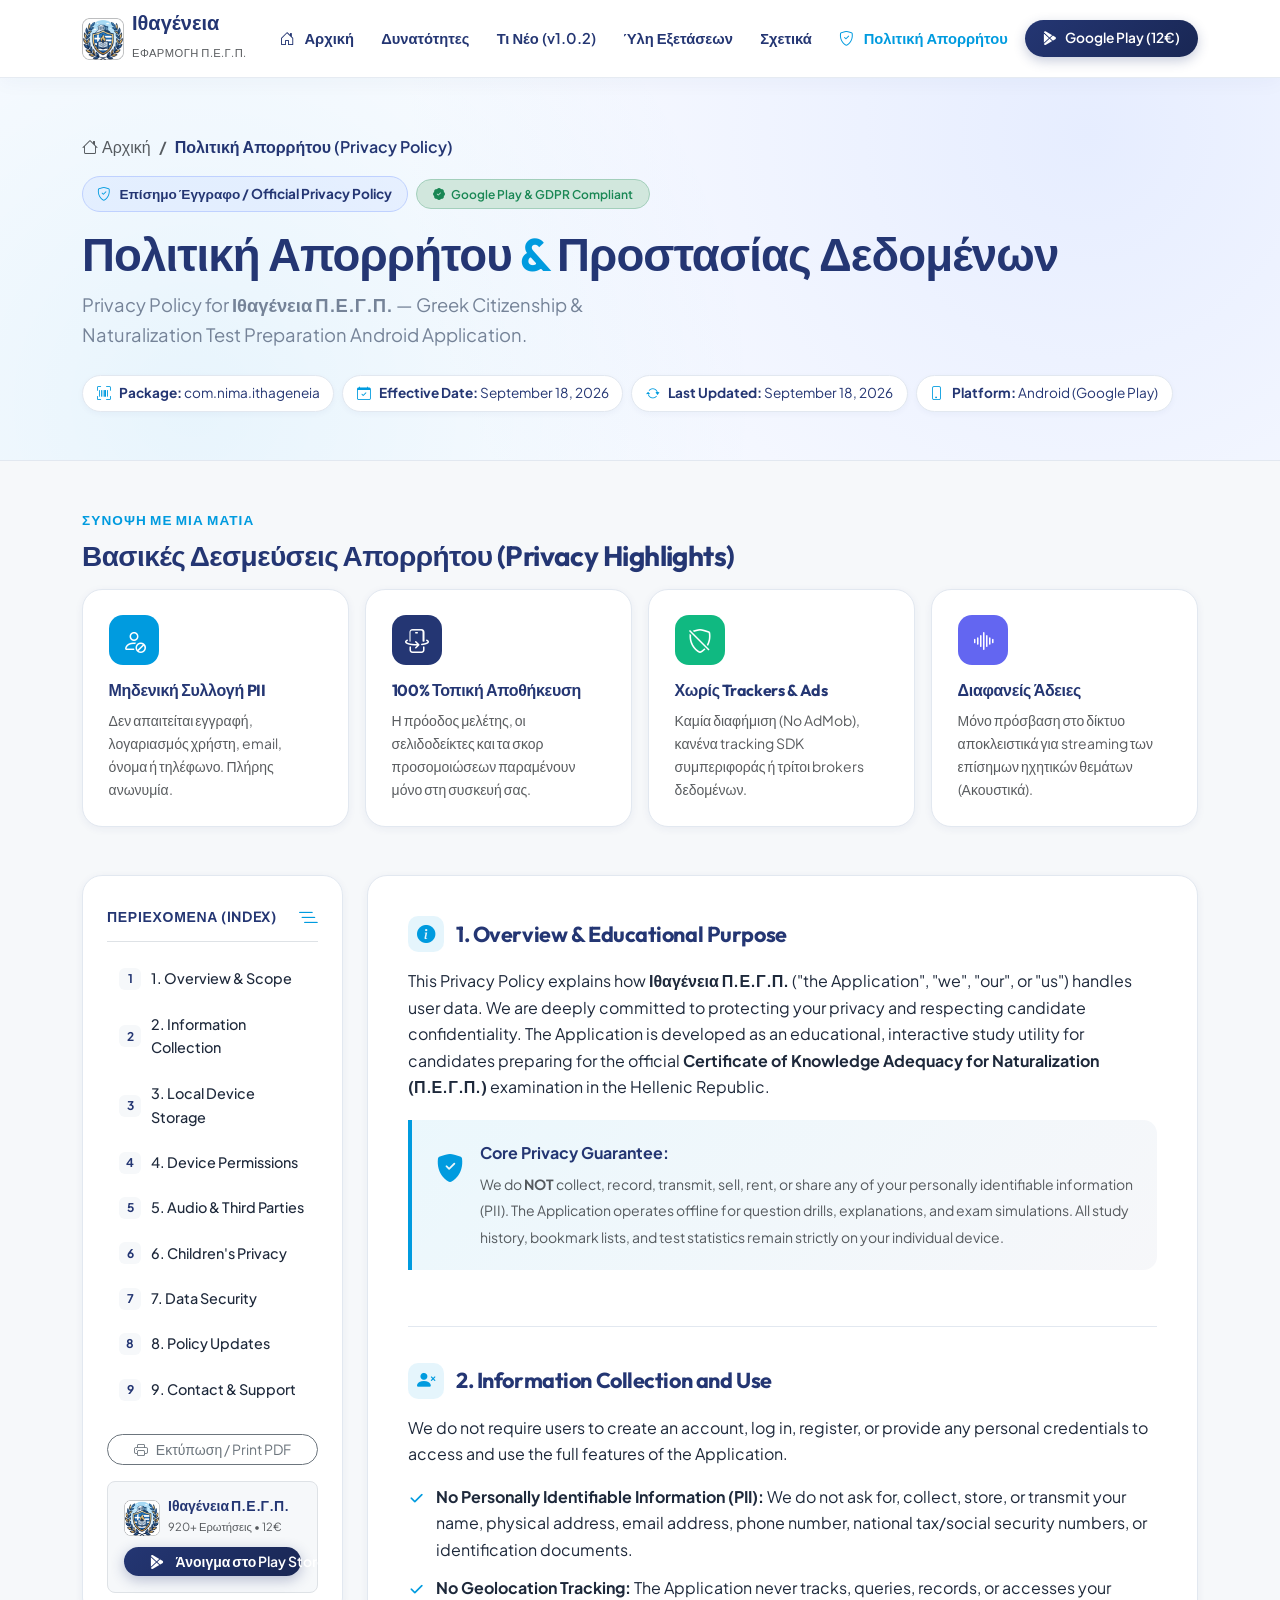
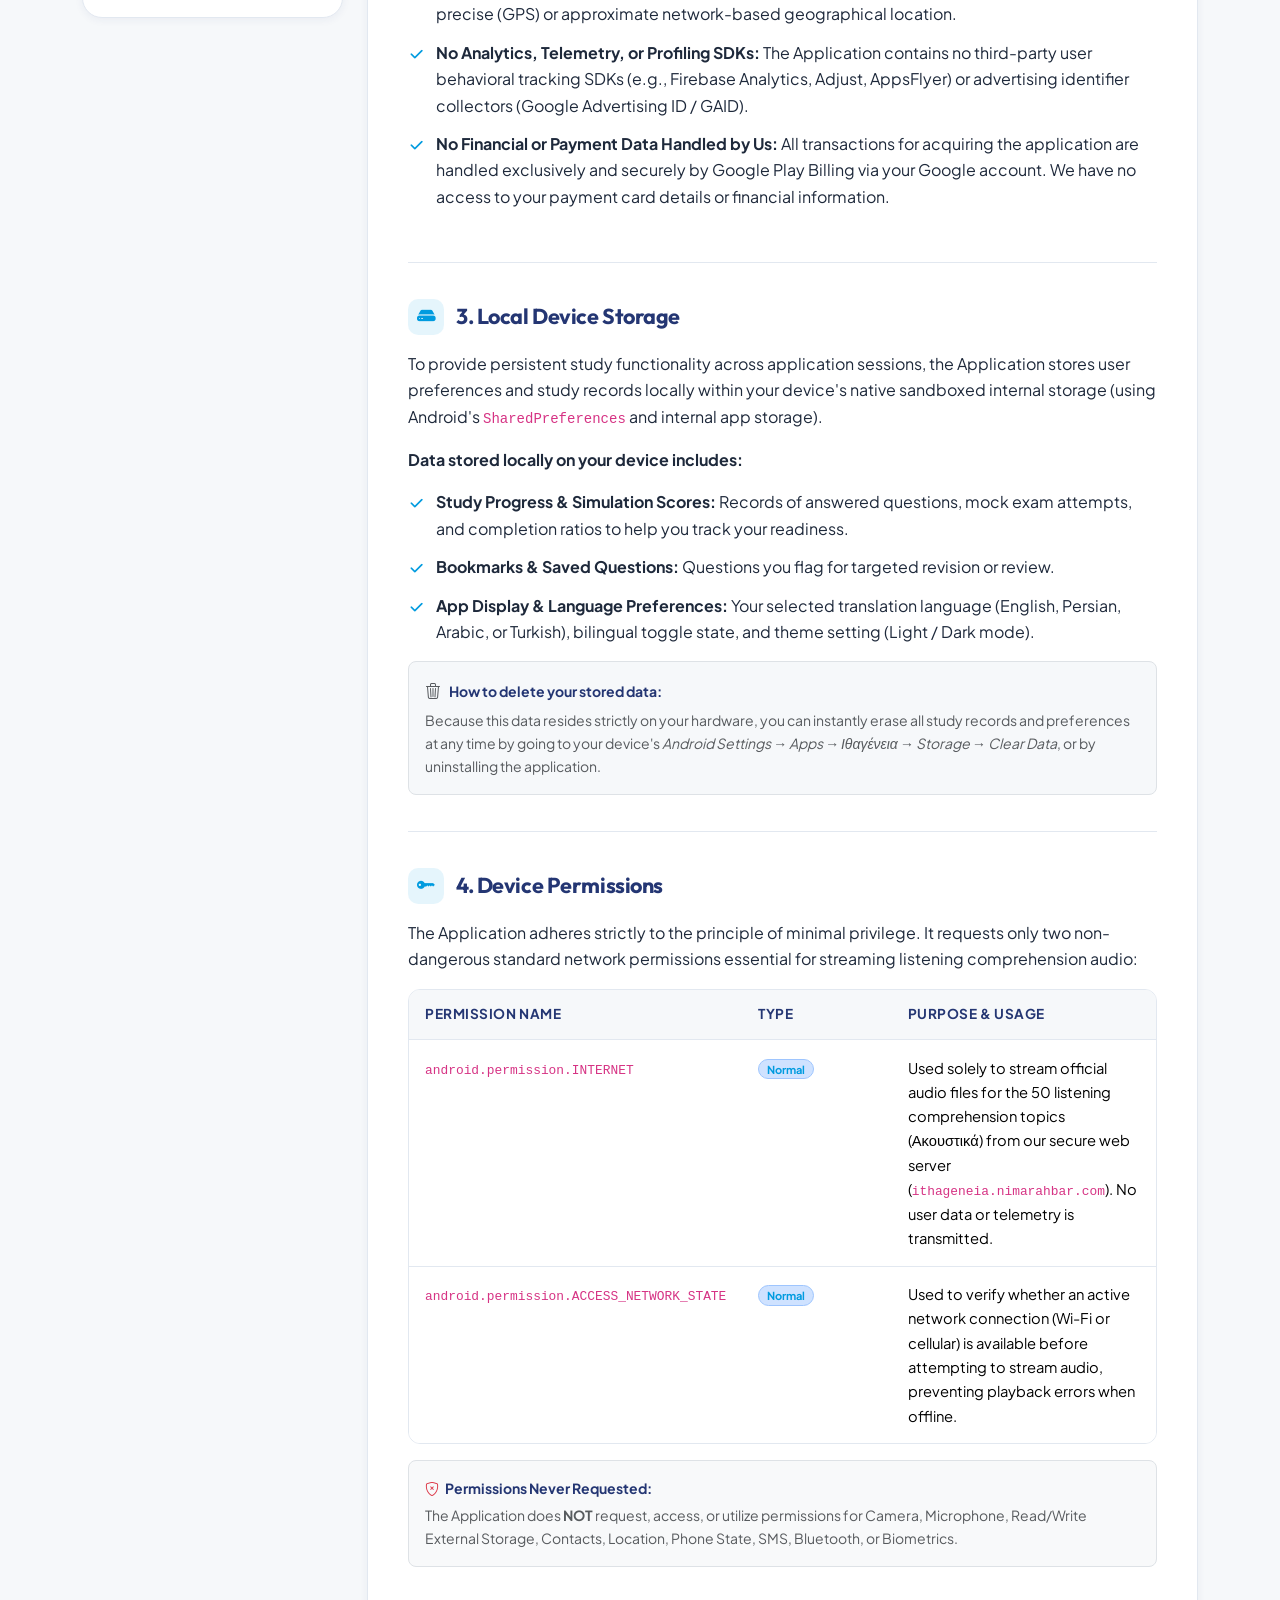
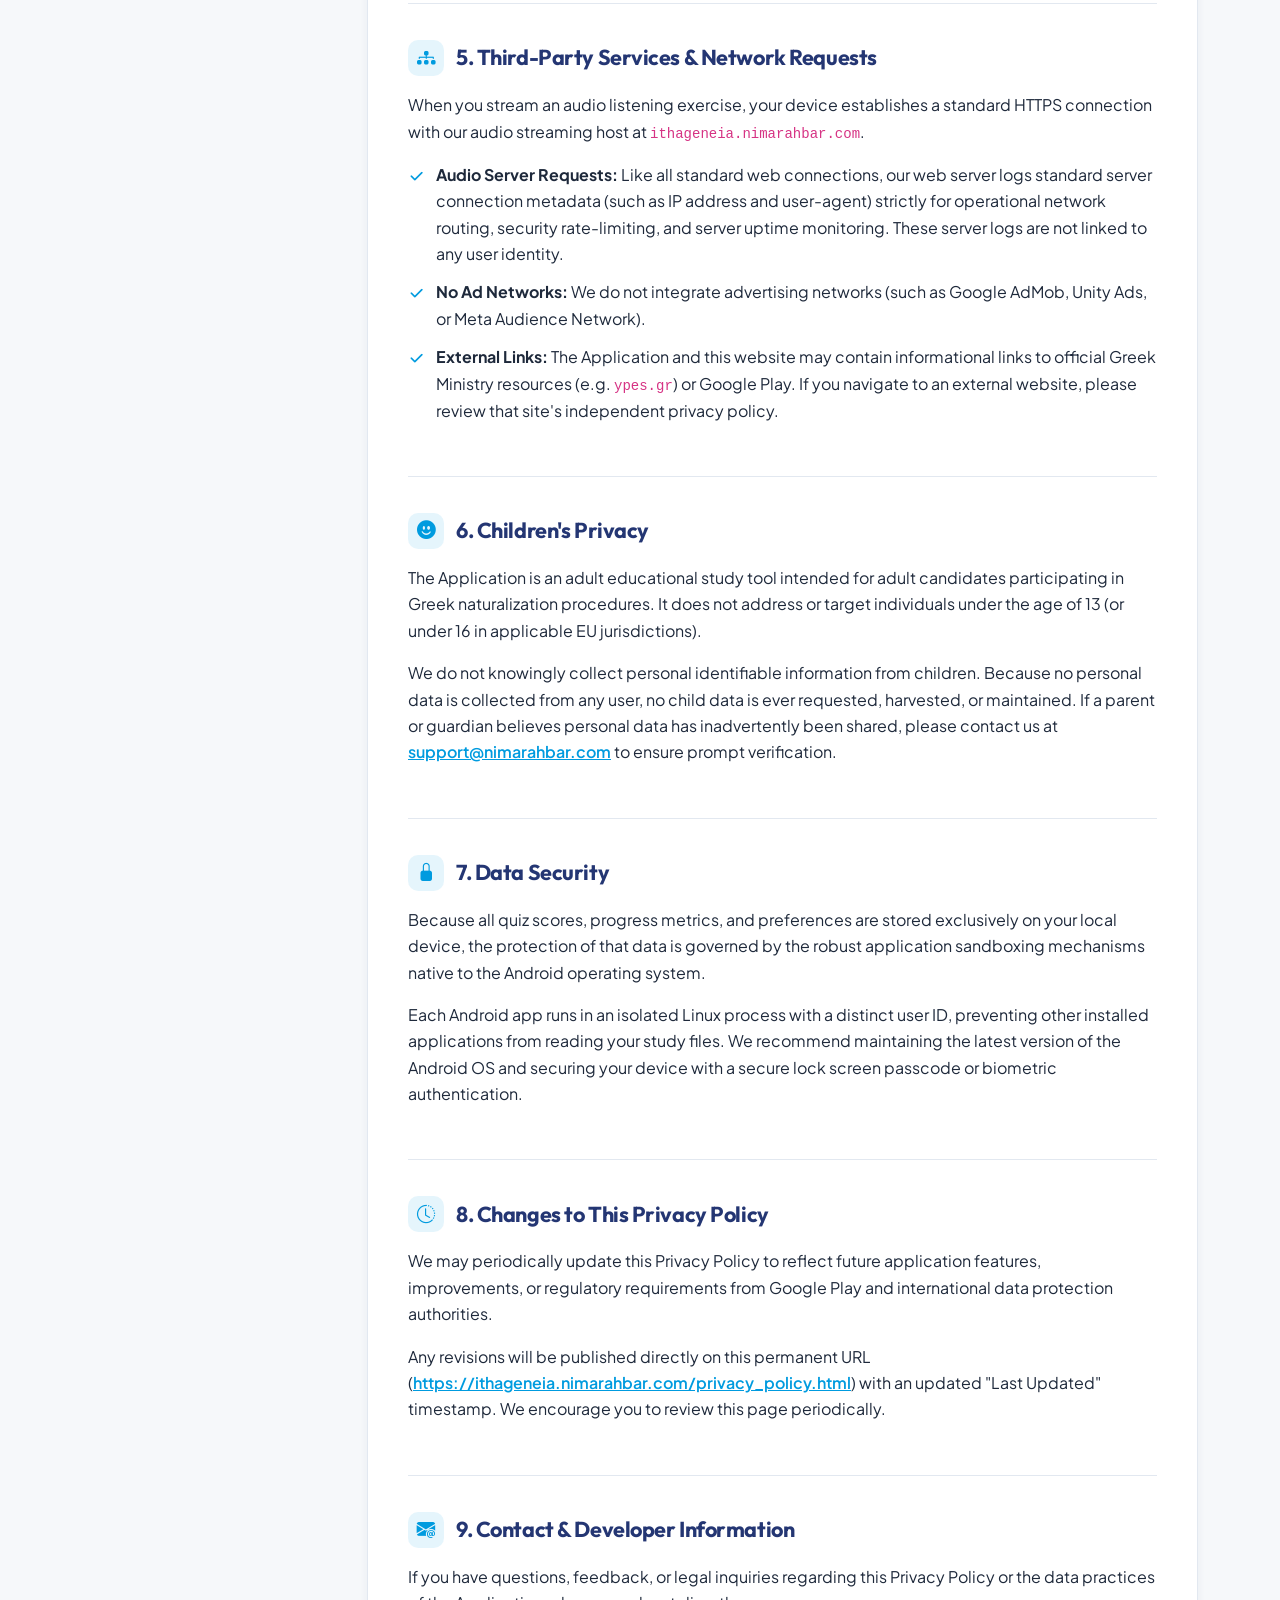
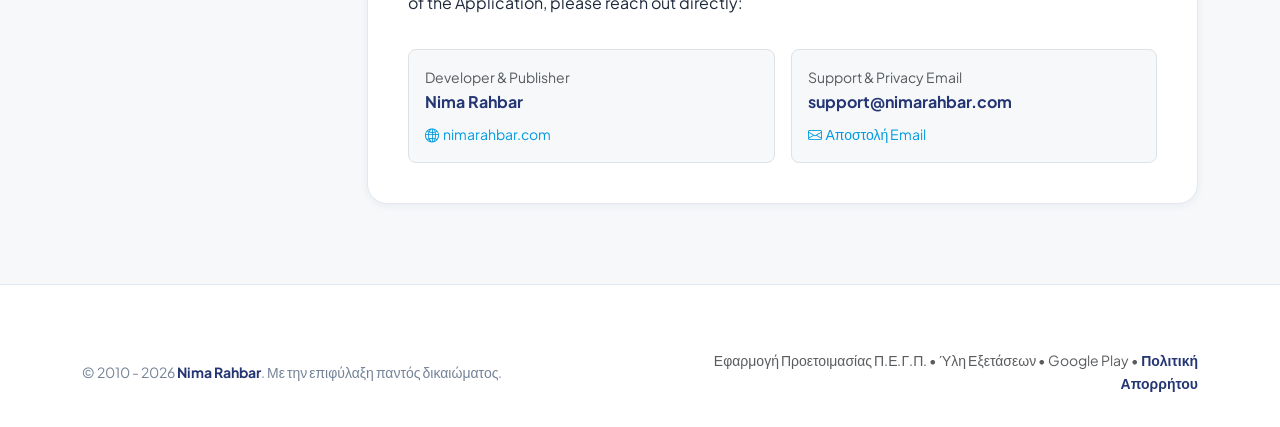
<file: privacy_policy.html>
<!DOCTYPE html>
<html lang="el">

<head>
  <meta charset="UTF-8">
  <meta name="viewport" content="width=device-width, initial-scale=1.0">
  <title>Πολιτική Απορρήτου (Privacy Policy) | Ιθαγένεια Π.Ε.Γ.Π.</title>
  <meta name="description"
    content="Επίσημη Πολιτική Απορρήτου και Προστασίας Προσωπικών Δεδομένων για την εφαρμογή Android Ιθαγένεια Π.Ε.Γ.Π. (Greek Citizenship & Naturalization Test Prep).">

  <!-- Canonical URL & Sitemap -->
  <link rel="canonical" href="https://ithageneia.nimarahbar.com/privacy_policy.html">
  <link rel="sitemap" type="application/xml" title="Sitemap" href="/sitemap.xml">

  <!-- Favicons & App Icons -->
  <link rel="apple-touch-icon" sizes="57x57" href="assets/apple-icon-57x57.png">
  <link rel="apple-touch-icon" sizes="60x60" href="assets/apple-icon-60x60.png">
  <link rel="apple-touch-icon" sizes="72x72" href="assets/apple-icon-72x72.png">
  <link rel="apple-touch-icon" sizes="76x76" href="assets/apple-icon-76x76.png">
  <link rel="apple-touch-icon" sizes="114x114" href="assets/apple-icon-114x114.png">
  <link rel="apple-touch-icon" sizes="120x120" href="assets/apple-icon-120x120.png">
  <link rel="apple-touch-icon" sizes="144x144" href="assets/apple-icon-144x144.png">
  <link rel="apple-touch-icon" sizes="152x152" href="assets/apple-icon-152x152.png">
  <link rel="apple-touch-icon" sizes="180x180" href="assets/apple-icon-180x180.png">
  <link rel="icon" type="image/png" sizes="192x192" href="assets/android-icon-192x192.png">
  <link rel="icon" type="image/png" sizes="32x32" href="assets/favicon-32x32.png">
  <link rel="icon" type="image/png" sizes="96x96" href="assets/favicon-96x96.png">
  <link rel="icon" type="image/png" sizes="16x16" href="assets/favicon-16x16.png">
  <meta name="msapplication-TileColor" content="#ffffff">
  <meta name="msapplication-TileImage" content="assets/ms-icon-144x144.png">
  <meta name="theme-color" content="#243673">

  <!-- Open Graph Meta Tags -->
  <meta property="og:title" content="Πολιτική Απορρήτου (Privacy Policy) | Ιθαγένεια Π.Ε.Γ.Π.">
  <meta property="og:description"
    content="Πολιτική Απορρήτου και διαχείρισης δεδομένων για την εφαρμογή Ιθαγένεια Π.Ε.Γ.Π. στο Google Play. Μηδενική συλλογή προσωπικών δεδομένων, 100% τοπική αποθήκευση.">
  <meta property="og:type" content="article">
  <meta property="og:url" content="https://ithageneia.nimarahbar.com/privacy_policy.html">
  <meta property="og:image" content="https://ithageneia.nimarahbar.com/assets/logo.webp">
  <meta property="og:image:width" content="512">
  <meta property="og:image:height" content="512">

  <!-- Twitter Cards -->
  <meta name="twitter:card" content="summary">
  <meta name="twitter:title" content="Πολιτική Απορρήτου | Ιθαγένεια Π.Ε.Γ.Π.">
  <meta name="twitter:description" content="Επίσημη Πολιτική Απορρήτου της εφαρμογής Ιθαγένεια Π.Ε.Γ.Π. για Android.">
  <meta name="twitter:image" content="https://ithageneia.nimarahbar.com/assets/logo.webp">

  <!-- Local Web Fonts & Bootstrap Icons -->
  <link rel="stylesheet" href="assets/fonts/fonts.css">
  <link rel="stylesheet" href="https://cdn.jsdelivr.net/npm/bootstrap-icons@1.11.3/font/bootstrap-icons.min.css">

  <!-- Bootstrap 5 CSS -->
  <link href="https://cdn.jsdelivr.net/npm/bootstrap@5.3.3/dist/css/bootstrap.min.css" rel="stylesheet"
    integrity="sha384-QWTKZyjpPEjISv5WaRU9OFeRpok6YctnYmDr5pNlyT2bRjXh0JMhjY6hW+ALEwIH" crossorigin="anonymous">

  <!-- Custom Theme Styles (nimarahbar.com Color Palette) -->
  <link rel="stylesheet" href="style.css">
</head>

<body>

  <!-- Navigation Bar -->
  <nav class="navbar navbar-expand-lg navbar-custom sticky-top">
    <div class="container">
      <a class="navbar-brand d-flex align-items-center gap-2 py-1" href="index.html">
        <div class="navbar-brand-logo">
          <img class="img-responsive" src="assets/logo.webp" alt="Ιθαγένεια Π.Ε.Γ.Π." width="42" height="42">
        </div>
        <div>
          <span class="fw-bold fs-5 text-navy-custom d-block lh-1">Ιθαγένεια</span>
          <small class="text-muted" style="font-size: 0.7rem; letter-spacing: 0.04em;">ΕΦΑΡΜΟΓΗ Π.Ε.Γ.Π.</small>
        </div>
      </a>

      <button class="navbar-toggler border-0 shadow-none" type="button" data-bs-toggle="collapse"
        data-bs-target="#navbarPrivacy" aria-controls="navbarPrivacy" aria-expanded="false" aria-label="Εναλλαγή πλοήγησης">
        <span class="navbar-toggler-icon"></span>
      </button>

      <div class="collapse navbar-collapse" id="navbarPrivacy">
        <ul class="navbar-nav mx-auto mb-2 mb-lg-0 align-items-lg-center">
          <li class="nav-item">
            <a class="nav-link" href="index.html">
              <i class="bi bi-house-door me-1"></i> Αρχική
            </a>
          </li>
          <li class="nav-item">
            <a class="nav-link" href="index.html#features">Δυνατότητες</a>
          </li>
          <li class="nav-item">
            <a class="nav-link" href="index.html#whats-new">Τι Νέο (v1.0.2)</a>
          </li>
          <li class="nav-item">
            <a class="nav-link" href="index.html#syllabus">Ύλη Εξετάσεων</a>
          </li>
          <li class="nav-item">
            <a class="nav-link" href="index.html#about">Σχετικά</a>
          </li>
          <li class="nav-item">
            <a class="nav-link active text-primary-custom" aria-current="page" href="privacy_policy.html">
              <i class="bi bi-shield-check me-1"></i> Πολιτική Απορρήτου
            </a>
          </li>
        </ul>

        <div class="d-flex align-items-center gap-2 mt-3 mt-lg-0">
          <a href="https://play.google.com/store/apps/details?id=com.nima.ithageneia" target="_blank"
            rel="noopener noreferrer" class="btn-nav-cta text-decoration-none">
            <i class="bi bi-google-play"></i>
            <span>Google Play (12€)</span>
          </a>
        </div>
      </div>
    </div>
  </nav>

  <!-- Hero Header Section -->
  <header class="privacy-hero-section">
    <div class="container">
      <nav aria-label="breadcrumb" class="mb-3">
        <ol class="breadcrumb mb-0 small">
          <li class="breadcrumb-item"><a href="index.html" class="text-decoration-none text-muted"><i class="bi bi-house me-1"></i>Αρχική</a></li>
          <li class="breadcrumb-item active text-navy-custom fw-semibold" aria-current="page">Πολιτική Απορρήτου (Privacy Policy)</li>
        </ol>
      </nav>

      <div class="d-flex flex-wrap align-items-center gap-2 mb-3">
        <div class="hero-badge mb-0">
          <i class="bi bi-shield-check text-primary-custom"></i>
          <span>Επίσημο Έγγραφο / Official Privacy Policy</span>
        </div>
        <span class="badge bg-success-subtle text-success border border-success-subtle rounded-pill px-3 py-2 fw-semibold">
          <i class="bi bi-patch-check-fill me-1"></i> Google Play &amp; GDPR Compliant
        </span>
      </div>

      <h1 class="hero-title display-font mb-2">
        Πολιτική Απορρήτου <span class="text-primary-custom">&amp;</span> Προστασίας Δεδομένων
      </h1>
      <p class="hero-subtitle mb-4">
        Privacy Policy for <strong>Ιθαγένεια Π.Ε.Γ.Π.</strong> — Greek Citizenship &amp; Naturalization Test Preparation Android Application.
      </p>

      <!-- Meta Info Chips -->
      <div class="d-flex flex-wrap align-items-center gap-2">
        <div class="privacy-meta-chip">
          <i class="bi bi-upc-scan"></i>
          <span><strong>Package:</strong> com.nima.ithageneia</span>
        </div>
        <div class="privacy-meta-chip">
          <i class="bi bi-calendar-check"></i>
          <span><strong>Effective Date:</strong> September 18, 2026</span>
        </div>
        <div class="privacy-meta-chip">
          <i class="bi bi-arrow-repeat"></i>
          <span><strong>Last Updated:</strong> September 18, 2026</span>
        </div>
        <div class="privacy-meta-chip">
          <i class="bi bi-phone"></i>
          <span><strong>Platform:</strong> Android (Google Play)</span>
        </div>
      </div>
    </div>
  </header>

  <!-- Main Landmark Content -->
  <main class="py-5 bg-subtle-custom">
    <div class="container">

      <!-- At-a-Glance Executive Summary Highlights -->
      <section class="mb-5">
        <div class="d-flex align-items-center justify-content-between mb-3">
          <div>
            <span class="section-tag">Συνοψη με μια ματια</span>
            <h2 class="h3 fw-bold text-navy-custom mb-0">Βασικές Δεσμεύσεις Απορρήτου (Privacy Highlights)</h2>
          </div>
        </div>

        <div class="row g-3">
          <div class="col-md-6 col-lg-3">
            <div class="benefit-card">
              <div class="benefit-icon-wrapper bg-primary-custom text-white">
                <i class="bi bi-person-slash"></i>
              </div>
              <h3 class="h6 fw-bold text-navy-custom mb-2">Μηδενική Συλλογή PII</h3>
              <p class="small text-muted mb-0">
                Δεν απαιτείται εγγραφή, λογαριασμός χρήστη, email, όνομα ή τηλέφωνο. Πλήρης ανωνυμία.
              </p>
            </div>
          </div>

          <div class="col-md-6 col-lg-3">
            <div class="benefit-card">
              <div class="benefit-icon-wrapper bg-navy-custom text-white">
                <i class="bi bi-phone-flip"></i>
              </div>
              <h3 class="h6 fw-bold text-navy-custom mb-2">100% Τοπική Αποθήκευση</h3>
              <p class="small text-muted mb-0">
                Η πρόοδος μελέτης, οι σελιδοδείκτες και τα σκορ προσομοιώσεων παραμένουν μόνο στη συσκευή σας.
              </p>
            </div>
          </div>

          <div class="col-md-6 col-lg-3">
            <div class="benefit-card">
              <div class="benefit-icon-wrapper text-white" style="background-color: #10b981;">
                <i class="bi bi-shield-slash"></i>
              </div>
              <h3 class="h6 fw-bold text-navy-custom mb-2">Χωρίς Trackers &amp; Ads</h3>
              <p class="small text-muted mb-0">
                Καμία διαφήμιση (No AdMob), κανένα tracking SDK συμπεριφοράς ή τρίτοι brokers δεδομένων.
              </p>
            </div>
          </div>

          <div class="col-md-6 col-lg-3">
            <div class="benefit-card">
              <div class="benefit-icon-wrapper text-white" style="background-color: #6366f1;">
                <i class="bi bi-soundwave"></i>
              </div>
              <h3 class="h6 fw-bold text-navy-custom mb-2">Διαφανείς Άδειες</h3>
              <p class="small text-muted mb-0">
                Μόνο πρόσβαση στο δίκτυο αποκλειστικά για streaming των επίσημων ηχητικών θεμάτων (Ακουστικά).
              </p>
            </div>
          </div>
        </div>
      </section>

      <!-- Main Two-Column Layout -->
      <div class="row g-4">

        <!-- Sticky Table of Contents Sidebar -->
        <aside class="col-lg-4 col-xl-3 d-none d-lg-block">
          <div class="privacy-toc-card">
            <div class="d-flex align-items-center justify-content-between mb-3 pb-2 border-bottom">
              <span class="fw-bold text-navy-custom small text-uppercase" style="letter-spacing: 0.05em;">Περιεχομενα (Index)</span>
              <i class="bi bi-list-nested text-primary-custom fs-5"></i>
            </div>

            <nav class="d-flex flex-direction-column flex-column gap-1 mb-4" id="privacyTocNav">
              <a href="#overview" class="privacy-toc-link">
                <span class="privacy-toc-num">1</span>
                <span>1. Overview &amp; Scope</span>
              </a>
              <a href="#collection" class="privacy-toc-link">
                <span class="privacy-toc-num">2</span>
                <span>2. Information Collection</span>
              </a>
              <a href="#storage" class="privacy-toc-link">
                <span class="privacy-toc-num">3</span>
                <span>3. Local Device Storage</span>
              </a>
              <a href="#permissions" class="privacy-toc-link">
                <span class="privacy-toc-num">4</span>
                <span>4. Device Permissions</span>
              </a>
              <a href="#thirdparty" class="privacy-toc-link">
                <span class="privacy-toc-num">5</span>
                <span>5. Audio &amp; Third Parties</span>
              </a>
              <a href="#children" class="privacy-toc-link">
                <span class="privacy-toc-num">6</span>
                <span>6. Children's Privacy</span>
              </a>
              <a href="#security" class="privacy-toc-link">
                <span class="privacy-toc-num">7</span>
                <span>7. Data Security</span>
              </a>
              <a href="#changes" class="privacy-toc-link">
                <span class="privacy-toc-num">8</span>
                <span>8. Policy Updates</span>
              </a>
              <a href="#contact" class="privacy-toc-link">
                <span class="privacy-toc-num">9</span>
                <span>9. Contact &amp; Support</span>
              </a>
            </nav>

            <button type="button" class="btn btn-outline-secondary w-100 rounded-pill btn-sm d-flex align-items-center justify-content-center gap-2 mb-3 btn-print"
              onclick="window.print()">
              <i class="bi bi-printer"></i>
              <span>Εκτύπωση / Print PDF</span>
            </button>

            <!-- App Summary Box in Sidebar -->
            <div class="p-3 bg-subtle-custom rounded-3 border">
              <div class="d-flex align-items-center gap-2 mb-2">
                <img src="assets/logo.webp" alt="Ιθαγένεια Logo" width="36" height="36" class="rounded-2">
                <div>
                  <span class="fw-bold text-navy-custom d-block small lh-1">Ιθαγένεια Π.Ε.Γ.Π.</span>
                  <small class="text-muted" style="font-size: 0.7rem;">920+ Ερωτήσεις &bull; 12€</small>
                </div>
              </div>
              <a href="https://play.google.com/store/apps/details?id=com.nima.ithageneia" target="_blank"
                rel="noopener noreferrer" class="btn btn-navy-custom btn-sm w-100 py-1 text-center text-decoration-none">
                <i class="bi bi-google-play me-1"></i> Άνοιγμα στο Play Store
              </a>
            </div>
          </div>
        </aside>

        <!-- Detailed Legal Body Content -->
        <div class="col-lg-8 col-xl-9">
          <div class="privacy-content-card">

            <!-- Section 1: Overview -->
            <section id="overview" class="privacy-section-block">
              <h2 class="privacy-section-heading">
                <span class="privacy-heading-icon"><i class="bi bi-info-circle-fill"></i></span>
                <span>1. Overview &amp; Educational Purpose</span>
              </h2>
              <p>
                This Privacy Policy explains how <strong>Ιθαγένεια Π.Ε.Γ.Π.</strong> ("the Application", "we", "our",
                or "us") handles user data. We are deeply committed to protecting your privacy and respecting candidate confidentiality.
                The Application is developed as an educational, interactive study utility for candidates preparing for the official
                <strong>Certificate of Knowledge Adequacy for Naturalization (Π.Ε.Γ.Π.)</strong> examination in the Hellenic Republic.
              </p>

              <div class="privacy-callout-guarantee">
                <div class="d-flex align-items-start gap-3">
                  <i class="bi bi-shield-fill-check fs-3 text-primary-custom flex-shrink-0 mt-1"></i>
                  <div>
                    <strong class="text-navy-custom d-block mb-1 fs-6">Core Privacy Guarantee:</strong>
                    <span class="text-muted small lh-base">
                      We do <strong>NOT</strong> collect, record, transmit, sell, rent, or share any of your personally identifiable information (PII).
                      The Application operates offline for question drills, explanations, and exam simulations. All study history, bookmark lists, and test statistics remain strictly on your individual device.
                    </span>
                  </div>
                </div>
              </div>
            </section>

            <!-- Section 2: Information Collection and Use -->
            <section id="collection" class="privacy-section-block">
              <h2 class="privacy-section-heading">
                <span class="privacy-heading-icon"><i class="bi bi-person-x-fill"></i></span>
                <span>2. Information Collection and Use</span>
              </h2>
              <p>
                We do not require users to create an account, log in, register, or provide any personal credentials to access and use the full features of the Application.
              </p>

              <ul class="privacy-item-list">
                <li>
                  <strong>No Personally Identifiable Information (PII):</strong> We do not ask for, collect, store, or transmit your name, physical address, email address, phone number, national tax/social security numbers, or identification documents.
                </li>
                <li>
                  <strong>No Geolocation Tracking:</strong> The Application never tracks, queries, records, or accesses your precise (GPS) or approximate network-based geographical location.
                </li>
                <li>
                  <strong>No Analytics, Telemetry, or Profiling SDKs:</strong> The Application contains no third-party user behavioral tracking SDKs (e.g., Firebase Analytics, Adjust, AppsFlyer) or advertising identifier collectors (Google Advertising ID / GAID).
                </li>
                <li>
                  <strong>No Financial or Payment Data Handled by Us:</strong> All transactions for acquiring the application are handled exclusively and securely by Google Play Billing via your Google account. We have no access to your payment card details or financial information.
                </li>
              </ul>
            </section>

            <!-- Section 3: Local Device Storage -->
            <section id="storage" class="privacy-section-block">
              <h2 class="privacy-section-heading">
                <span class="privacy-heading-icon"><i class="bi bi-hdd-fill"></i></span>
                <span>3. Local Device Storage</span>
              </h2>
              <p>
                To provide persistent study functionality across application sessions, the Application stores user preferences and study records locally within your device's native sandboxed internal storage (using Android's <code>SharedPreferences</code> and internal app storage).
              </p>
              <p class="mb-2"><strong>Data stored locally on your device includes:</strong></p>
              <ul class="privacy-item-list">
                <li>
                  <strong>Study Progress &amp; Simulation Scores:</strong> Records of answered questions, mock exam attempts, and completion ratios to help you track your readiness.
                </li>
                <li>
                  <strong>Bookmarks &amp; Saved Questions:</strong> Questions you flag for targeted revision or review.
                </li>
                <li>
                  <strong>App Display &amp; Language Preferences:</strong> Your selected translation language (English, Persian, Arabic, or Turkish), bilingual toggle state, and theme setting (Light / Dark mode).
                </li>
              </ul>

              <div class="p-3 bg-subtle-custom rounded-3 border mt-3">
                <div class="d-flex align-items-center gap-2 mb-1">
                  <i class="bi bi-trash3 text-muted"></i>
                  <span class="fw-bold small text-navy-custom">How to delete your stored data:</span>
                </div>
                <p class="small text-muted mb-0">
                  Because this data resides strictly on your hardware, you can instantly erase all study records and preferences at any time by going to your device's <em>Android Settings &rarr; Apps &rarr; Ιθαγένεια &rarr; Storage &rarr; Clear Data</em>, or by uninstalling the application.
                </p>
              </div>
            </section>

            <!-- Section 4: Device Permissions -->
            <section id="permissions" class="privacy-section-block">
              <h2 class="privacy-section-heading">
                <span class="privacy-heading-icon"><i class="bi bi-key-fill"></i></span>
                <span>4. Device Permissions</span>
              </h2>
              <p>
                The Application adheres strictly to the principle of minimal privilege. It requests only two non-dangerous standard network permissions essential for streaming listening comprehension audio:
              </p>

              <div class="table-responsive my-3">
                <table class="table privacy-table mb-0">
                  <thead>
                    <tr>
                      <th scope="col" style="width: 32%;">Permission Name</th>
                      <th scope="col" style="width: 20%;">Type</th>
                      <th scope="col">Purpose &amp; Usage</th>
                    </tr>
                  </thead>
                  <tbody>
                    <tr>
                      <td><code>android.permission.INTERNET</code></td>
                      <td><span class="badge bg-primary-subtle text-primary-custom border border-primary-subtle rounded-pill px-2">Normal</span></td>
                      <td>
                        Used solely to stream official audio files for the 50 listening comprehension topics (Ακουστικά) from our secure web server (<code>ithageneia.nimarahbar.com</code>). No user data or telemetry is transmitted.
                      </td>
                    </tr>
                    <tr>
                      <td><code>android.permission.ACCESS_NETWORK_STATE</code></td>
                      <td><span class="badge bg-primary-subtle text-primary-custom border border-primary-subtle rounded-pill px-2">Normal</span></td>
                      <td>
                        Used to verify whether an active network connection (Wi-Fi or cellular) is available before attempting to stream audio, preventing playback errors when offline.
                      </td>
                    </tr>
                  </tbody>
                </table>
              </div>

              <div class="p-3 bg-light rounded-3 border">
                <strong class="text-navy-custom d-block small mb-1"><i class="bi bi-shield-x me-1 text-danger"></i> Permissions Never Requested:</strong>
                <p class="small text-muted mb-0">
                  The Application does <strong>NOT</strong> request, access, or utilize permissions for Camera, Microphone, Read/Write External Storage, Contacts, Location, Phone State, SMS, Bluetooth, or Biometrics.
                </p>
              </div>
            </section>

            <!-- Section 5: Third-Party Services & Links -->
            <section id="thirdparty" class="privacy-section-block">
              <h2 class="privacy-section-heading">
                <span class="privacy-heading-icon"><i class="bi bi-diagram-3-fill"></i></span>
                <span>5. Third-Party Services &amp; Network Requests</span>
              </h2>
              <p>
                When you stream an audio listening exercise, your device establishes a standard HTTPS connection with our audio streaming host at <code>ithageneia.nimarahbar.com</code>.
              </p>
              <ul class="privacy-item-list">
                <li>
                  <strong>Audio Server Requests:</strong> Like all standard web connections, our web server logs standard server connection metadata (such as IP address and user-agent) strictly for operational network routing, security rate-limiting, and server uptime monitoring. These server logs are not linked to any user identity.
                </li>
                <li>
                  <strong>No Ad Networks:</strong> We do not integrate advertising networks (such as Google AdMob, Unity Ads, or Meta Audience Network).
                </li>
                <li>
                  <strong>External Links:</strong> The Application and this website may contain informational links to official Greek Ministry resources (e.g. <code>ypes.gr</code>) or Google Play. If you navigate to an external website, please review that site's independent privacy policy.
                </li>
              </ul>
            </section>

            <!-- Section 6: Children's Privacy -->
            <section id="children" class="privacy-section-block">
              <h2 class="privacy-section-heading">
                <span class="privacy-heading-icon"><i class="bi bi-emoji-smile-fill"></i></span>
                <span>6. Children's Privacy</span>
              </h2>
              <p>
                The Application is an adult educational study tool intended for adult candidates participating in Greek naturalization procedures. It does not address or target individuals under the age of 13 (or under 16 in applicable EU jurisdictions).
              </p>
              <p>
                We do not knowingly collect personal identifiable information from children. Because no personal data is collected from any user, no child data is ever requested, harvested, or maintained. If a parent or guardian believes personal data has inadvertently been shared, please contact us at <a href="mailto:support@nimarahbar.com" class="text-primary-custom fw-semibold">support@nimarahbar.com</a> to ensure prompt verification.
              </p>
            </section>

            <!-- Section 7: Data Security -->
            <section id="security" class="privacy-section-block">
              <h2 class="privacy-section-heading">
                <span class="privacy-heading-icon"><i class="bi bi-lock-fill"></i></span>
                <span>7. Data Security</span>
              </h2>
              <p>
                Because all quiz scores, progress metrics, and preferences are stored exclusively on your local device, the protection of that data is governed by the robust application sandboxing mechanisms native to the Android operating system.
              </p>
              <p>
                Each Android app runs in an isolated Linux process with a distinct user ID, preventing other installed applications from reading your study files. We recommend maintaining the latest version of the Android OS and securing your device with a secure lock screen passcode or biometric authentication.
              </p>
            </section>

            <!-- Section 8: Changes to This Privacy Policy -->
            <section id="changes" class="privacy-section-block">
              <h2 class="privacy-section-heading">
                <span class="privacy-heading-icon"><i class="bi bi-clock-history"></i></span>
                <span>8. Changes to This Privacy Policy</span>
              </h2>
              <p>
                We may periodically update this Privacy Policy to reflect future application features, improvements, or regulatory requirements from Google Play and international data protection authorities.
              </p>
              <p>
                Any revisions will be published directly on this permanent URL (<a href="https://ithageneia.nimarahbar.com/privacy_policy.html" class="text-primary-custom fw-semibold">https://ithageneia.nimarahbar.com/privacy_policy.html</a>) with an updated "Last Updated" timestamp. We encourage you to review this page periodically.
              </p>
            </section>

            <!-- Section 9: Contact & Developer Support -->
            <section id="contact" class="privacy-section-block">
              <h2 class="privacy-section-heading">
                <span class="privacy-heading-icon"><i class="bi bi-envelope-at-fill"></i></span>
                <span>9. Contact &amp; Developer Information</span>
              </h2>
              <p>
                If you have questions, feedback, or legal inquiries regarding this Privacy Policy or the data practices of the Application, please reach out directly:
              </p>

              <div class="row g-3 mt-1">
                <div class="col-sm-6">
                  <div class="p-3 bg-subtle-custom rounded-3 border h-100">
                    <span class="text-muted small d-block">Developer &amp; Publisher</span>
                    <strong class="text-navy-custom fs-6">Nima Rahbar</strong>
                    <div class="mt-2">
                      <a href="https://nimarahbar.com" target="_blank" rel="noopener noreferrer" class="small text-primary-custom text-decoration-none d-flex align-items-center gap-1">
                        <i class="bi bi-globe2"></i> nimarahbar.com
                      </a>
                    </div>
                  </div>
                </div>

                <div class="col-sm-6">
                  <div class="p-3 bg-subtle-custom rounded-3 border h-100">
                    <span class="text-muted small d-block">Support &amp; Privacy Email</span>
                    <strong class="text-navy-custom fs-6">
                      <a href="mailto:support@nimarahbar.com" class="text-navy-custom text-decoration-none">support@nimarahbar.com</a>
                    </strong>
                    <div class="mt-2">
                      <a href="mailto:support@nimarahbar.com" class="small text-primary-custom text-decoration-none d-flex align-items-center gap-1">
                        <i class="bi bi-envelope"></i> Αποστολή Email
                      </a>
                    </div>
                  </div>
                </div>
              </div>
            </section>

          </div>
        </div>

      </div>
    </div>
  </main>

  <!-- Footer Section (Identical to Homepage) -->
  <footer class="footer-section">
    <div class="container">
      <div class="row align-items-center gy-3">
        <div class="col-md-6 text-center text-md-start">
          <p class="mb-0 small">
            &copy; 2010 - 2026 <a href="https://nimarahbar.com" target="_blank" rel="noopener noreferrer"
              class="author-link">Nima Rahbar</a>. Με την επιφύλαξη παντός δικαιώματος.
          </p>
        </div>
        <div class="col-md-6 text-center text-md-end">
          <p class="mb-0 small text-muted">
            Εφαρμογή Προετοιμασίας Π.Ε.Γ.Π. &bull; <a href="index.html#syllabus" class="text-decoration-none text-muted">Ύλη
              Εξετάσεων</a> &bull; <a href="https://play.google.com/store/apps/details?id=com.nima.ithageneia" target="_blank" rel="noopener noreferrer" class="text-decoration-none text-muted">Google Play</a> &bull; <a href="privacy_policy.html" class="text-decoration-none text-navy-custom fw-semibold">Πολιτική Απορρήτου</a>
          </p>
        </div>
      </div>
    </div>
  </footer>

  <!-- Bootstrap 5 JS Bundle -->
  <script src="https://cdn.jsdelivr.net/npm/bootstrap@5.3.3/dist/js/bootstrap.bundle.min.js"
    integrity="sha384-YvpcrYf0tY3lHB60NNkmXc5s9fDVZLESaAA55NDzOxhy9GkcIdslK1eN7N6jIeHz" crossorigin="anonymous"
    defer></script>

  <!-- ScrollSpy / Active TOC Highlight Script -->
  <script>
    document.addEventListener('DOMContentLoaded', function () {
      const tocLinks = document.querySelectorAll('#privacyTocNav .privacy-toc-link');
      const sections = document.querySelectorAll('.privacy-section-block');

      if (!tocLinks.length || !sections.length) return;

      function updateActiveToc() {
        let currentSectionId = '';
        const scrollPosition = window.scrollY + 140;

        sections.forEach(section => {
          const sectionTop = section.offsetTop;
          if (scrollPosition >= sectionTop) {
            currentSectionId = section.getAttribute('id');
          }
        });

        tocLinks.forEach(link => {
          const href = link.getAttribute('href');
          if (href === '#' + currentSectionId) {
            link.classList.add('active');
          } else {
            link.classList.remove('active');
          }
        });
      }

      window.addEventListener('scroll', updateActiveToc, { passive: true });
      updateActiveToc();
    });
  </script>
</body>

</html>
</file>
<file: assets/fonts/fonts.css>
/* latin-ext */
@font-face {
  font-family: 'Outfit';
  font-style: normal;
  font-weight: 500;
  font-display: swap;
  src: url(outfit-latin-ext.woff2) format('woff2');
  unicode-range: U+0100-02BA, U+02BD-02C5, U+02C7-02CC, U+02CE-02D7, U+02DD-02FF, U+0304, U+0308, U+0329, U+1D00-1DBF, U+1E00-1E9F, U+1EF2-1EFF, U+2020, U+20A0-20AB, U+20AD-20C0, U+2113, U+2C60-2C7F, U+A720-A7FF;
}
/* latin */
@font-face {
  font-family: 'Outfit';
  font-style: normal;
  font-weight: 500;
  font-display: swap;
  src: url(outfit-latin.woff2) format('woff2');
  unicode-range: U+0000-00FF, U+0131, U+0152-0153, U+02BB-02BC, U+02C6, U+02DA, U+02DC, U+0304, U+0308, U+0329, U+2000-206F, U+20AC, U+2122, U+2191, U+2193, U+2212, U+2215, U+FEFF, U+FFFD;
}
/* latin-ext */
@font-face {
  font-family: 'Outfit';
  font-style: normal;
  font-weight: 600;
  font-display: swap;
  src: url(outfit-latin-ext.woff2) format('woff2');
  unicode-range: U+0100-02BA, U+02BD-02C5, U+02C7-02CC, U+02CE-02D7, U+02DD-02FF, U+0304, U+0308, U+0329, U+1D00-1DBF, U+1E00-1E9F, U+1EF2-1EFF, U+2020, U+20A0-20AB, U+20AD-20C0, U+2113, U+2C60-2C7F, U+A720-A7FF;
}
/* latin */
@font-face {
  font-family: 'Outfit';
  font-style: normal;
  font-weight: 600;
  font-display: swap;
  src: url(outfit-latin.woff2) format('woff2');
  unicode-range: U+0000-00FF, U+0131, U+0152-0153, U+02BB-02BC, U+02C6, U+02DA, U+02DC, U+0304, U+0308, U+0329, U+2000-206F, U+20AC, U+2122, U+2191, U+2193, U+2212, U+2215, U+FEFF, U+FFFD;
}
/* latin-ext */
@font-face {
  font-family: 'Outfit';
  font-style: normal;
  font-weight: 700;
  font-display: swap;
  src: url(outfit-latin-ext.woff2) format('woff2');
  unicode-range: U+0100-02BA, U+02BD-02C5, U+02C7-02CC, U+02CE-02D7, U+02DD-02FF, U+0304, U+0308, U+0329, U+1D00-1DBF, U+1E00-1E9F, U+1EF2-1EFF, U+2020, U+20A0-20AB, U+20AD-20C0, U+2113, U+2C60-2C7F, U+A720-A7FF;
}
/* latin */
@font-face {
  font-family: 'Outfit';
  font-style: normal;
  font-weight: 700;
  font-display: swap;
  src: url(outfit-latin.woff2) format('woff2');
  unicode-range: U+0000-00FF, U+0131, U+0152-0153, U+02BB-02BC, U+02C6, U+02DA, U+02DC, U+0304, U+0308, U+0329, U+2000-206F, U+20AC, U+2122, U+2191, U+2193, U+2212, U+2215, U+FEFF, U+FFFD;
}
/* latin-ext */
@font-face {
  font-family: 'Outfit';
  font-style: normal;
  font-weight: 800;
  font-display: swap;
  src: url(outfit-latin-ext.woff2) format('woff2');
  unicode-range: U+0100-02BA, U+02BD-02C5, U+02C7-02CC, U+02CE-02D7, U+02DD-02FF, U+0304, U+0308, U+0329, U+1D00-1DBF, U+1E00-1E9F, U+1EF2-1EFF, U+2020, U+20A0-20AB, U+20AD-20C0, U+2113, U+2C60-2C7F, U+A720-A7FF;
}
/* latin */
@font-face {
  font-family: 'Outfit';
  font-style: normal;
  font-weight: 800;
  font-display: swap;
  src: url(outfit-latin.woff2) format('woff2');
  unicode-range: U+0000-00FF, U+0131, U+0152-0153, U+02BB-02BC, U+02C6, U+02DA, U+02DC, U+0304, U+0308, U+0329, U+2000-206F, U+20AC, U+2122, U+2191, U+2193, U+2212, U+2215, U+FEFF, U+FFFD;
}
/* cyrillic-ext */
@font-face {
  font-family: 'Plus Jakarta Sans';
  font-style: normal;
  font-weight: 400;
  font-display: swap;
  src: url(plus-jakarta-sans-cyrillic-ext.woff2) format('woff2');
  unicode-range: U+0460-052F, U+1C80-1C8A, U+20B4, U+2DE0-2DFF, U+A640-A69F, U+FE2E-FE2F;
}
/* vietnamese */
@font-face {
  font-family: 'Plus Jakarta Sans';
  font-style: normal;
  font-weight: 400;
  font-display: swap;
  src: url(plus-jakarta-sans-vietnamese.woff2) format('woff2');
  unicode-range: U+0102-0103, U+0110-0111, U+0128-0129, U+0168-0169, U+01A0-01A1, U+01AF-01B0, U+0300-0301, U+0303-0304, U+0308-0309, U+0323, U+0329, U+1EA0-1EF9, U+20AB;
}
/* latin-ext */
@font-face {
  font-family: 'Plus Jakarta Sans';
  font-style: normal;
  font-weight: 400;
  font-display: swap;
  src: url(plus-jakarta-sans-latin-ext.woff2) format('woff2');
  unicode-range: U+0100-02BA, U+02BD-02C5, U+02C7-02CC, U+02CE-02D7, U+02DD-02FF, U+0304, U+0308, U+0329, U+1D00-1DBF, U+1E00-1E9F, U+1EF2-1EFF, U+2020, U+20A0-20AB, U+20AD-20C0, U+2113, U+2C60-2C7F, U+A720-A7FF;
}
/* latin */
@font-face {
  font-family: 'Plus Jakarta Sans';
  font-style: normal;
  font-weight: 400;
  font-display: swap;
  src: url(plus-jakarta-sans-latin.woff2) format('woff2');
  unicode-range: U+0000-00FF, U+0131, U+0152-0153, U+02BB-02BC, U+02C6, U+02DA, U+02DC, U+0304, U+0308, U+0329, U+2000-206F, U+20AC, U+2122, U+2191, U+2193, U+2212, U+2215, U+FEFF, U+FFFD;
}
/* cyrillic-ext */
@font-face {
  font-family: 'Plus Jakarta Sans';
  font-style: normal;
  font-weight: 500;
  font-display: swap;
  src: url(plus-jakarta-sans-cyrillic-ext.woff2) format('woff2');
  unicode-range: U+0460-052F, U+1C80-1C8A, U+20B4, U+2DE0-2DFF, U+A640-A69F, U+FE2E-FE2F;
}
/* vietnamese */
@font-face {
  font-family: 'Plus Jakarta Sans';
  font-style: normal;
  font-weight: 500;
  font-display: swap;
  src: url(plus-jakarta-sans-vietnamese.woff2) format('woff2');
  unicode-range: U+0102-0103, U+0110-0111, U+0128-0129, U+0168-0169, U+01A0-01A1, U+01AF-01B0, U+0300-0301, U+0303-0304, U+0308-0309, U+0323, U+0329, U+1EA0-1EF9, U+20AB;
}
/* latin-ext */
@font-face {
  font-family: 'Plus Jakarta Sans';
  font-style: normal;
  font-weight: 500;
  font-display: swap;
  src: url(plus-jakarta-sans-latin-ext.woff2) format('woff2');
  unicode-range: U+0100-02BA, U+02BD-02C5, U+02C7-02CC, U+02CE-02D7, U+02DD-02FF, U+0304, U+0308, U+0329, U+1D00-1DBF, U+1E00-1E9F, U+1EF2-1EFF, U+2020, U+20A0-20AB, U+20AD-20C0, U+2113, U+2C60-2C7F, U+A720-A7FF;
}
/* latin */
@font-face {
  font-family: 'Plus Jakarta Sans';
  font-style: normal;
  font-weight: 500;
  font-display: swap;
  src: url(plus-jakarta-sans-latin.woff2) format('woff2');
  unicode-range: U+0000-00FF, U+0131, U+0152-0153, U+02BB-02BC, U+02C6, U+02DA, U+02DC, U+0304, U+0308, U+0329, U+2000-206F, U+20AC, U+2122, U+2191, U+2193, U+2212, U+2215, U+FEFF, U+FFFD;
}
/* cyrillic-ext */
@font-face {
  font-family: 'Plus Jakarta Sans';
  font-style: normal;
  font-weight: 600;
  font-display: swap;
  src: url(plus-jakarta-sans-cyrillic-ext.woff2) format('woff2');
  unicode-range: U+0460-052F, U+1C80-1C8A, U+20B4, U+2DE0-2DFF, U+A640-A69F, U+FE2E-FE2F;
}
/* vietnamese */
@font-face {
  font-family: 'Plus Jakarta Sans';
  font-style: normal;
  font-weight: 600;
  font-display: swap;
  src: url(plus-jakarta-sans-vietnamese.woff2) format('woff2');
  unicode-range: U+0102-0103, U+0110-0111, U+0128-0129, U+0168-0169, U+01A0-01A1, U+01AF-01B0, U+0300-0301, U+0303-0304, U+0308-0309, U+0323, U+0329, U+1EA0-1EF9, U+20AB;
}
/* latin-ext */
@font-face {
  font-family: 'Plus Jakarta Sans';
  font-style: normal;
  font-weight: 600;
  font-display: swap;
  src: url(plus-jakarta-sans-latin-ext.woff2) format('woff2');
  unicode-range: U+0100-02BA, U+02BD-02C5, U+02C7-02CC, U+02CE-02D7, U+02DD-02FF, U+0304, U+0308, U+0329, U+1D00-1DBF, U+1E00-1E9F, U+1EF2-1EFF, U+2020, U+20A0-20AB, U+20AD-20C0, U+2113, U+2C60-2C7F, U+A720-A7FF;
}
/* latin */
@font-face {
  font-family: 'Plus Jakarta Sans';
  font-style: normal;
  font-weight: 600;
  font-display: swap;
  src: url(plus-jakarta-sans-latin.woff2) format('woff2');
  unicode-range: U+0000-00FF, U+0131, U+0152-0153, U+02BB-02BC, U+02C6, U+02DA, U+02DC, U+0304, U+0308, U+0329, U+2000-206F, U+20AC, U+2122, U+2191, U+2193, U+2212, U+2215, U+FEFF, U+FFFD;
}
/* cyrillic-ext */
@font-face {
  font-family: 'Plus Jakarta Sans';
  font-style: normal;
  font-weight: 700;
  font-display: swap;
  src: url(plus-jakarta-sans-cyrillic-ext.woff2) format('woff2');
  unicode-range: U+0460-052F, U+1C80-1C8A, U+20B4, U+2DE0-2DFF, U+A640-A69F, U+FE2E-FE2F;
}
/* vietnamese */
@font-face {
  font-family: 'Plus Jakarta Sans';
  font-style: normal;
  font-weight: 700;
  font-display: swap;
  src: url(plus-jakarta-sans-vietnamese.woff2) format('woff2');
  unicode-range: U+0102-0103, U+0110-0111, U+0128-0129, U+0168-0169, U+01A0-01A1, U+01AF-01B0, U+0300-0301, U+0303-0304, U+0308-0309, U+0323, U+0329, U+1EA0-1EF9, U+20AB;
}
/* latin-ext */
@font-face {
  font-family: 'Plus Jakarta Sans';
  font-style: normal;
  font-weight: 700;
  font-display: swap;
  src: url(plus-jakarta-sans-latin-ext.woff2) format('woff2');
  unicode-range: U+0100-02BA, U+02BD-02C5, U+02C7-02CC, U+02CE-02D7, U+02DD-02FF, U+0304, U+0308, U+0329, U+1D00-1DBF, U+1E00-1E9F, U+1EF2-1EFF, U+2020, U+20A0-20AB, U+20AD-20C0, U+2113, U+2C60-2C7F, U+A720-A7FF;
}
/* latin */
@font-face {
  font-family: 'Plus Jakarta Sans';
  font-style: normal;
  font-weight: 700;
  font-display: swap;
  src: url(plus-jakarta-sans-latin.woff2) format('woff2');
  unicode-range: U+0000-00FF, U+0131, U+0152-0153, U+02BB-02BC, U+02C6, U+02DA, U+02DC, U+0304, U+0308, U+0329, U+2000-206F, U+20AC, U+2122, U+2191, U+2193, U+2212, U+2215, U+FEFF, U+FFFD;
}
</file>
<file: style.css>
:root {
  --nr-primary: #009bdf;
  --nr-primary-hover: #0082bc;
  --nr-navy: #243673;
  --nr-navy-dark: #192754;
  --nr-navy-light: #324a9a;
  --nr-accent: #BFD1FF;
  --nr-accent-soft: rgba(191, 209, 255, 0.25);
  --nr-bg-body: #FBFCFF;
  --nr-bg-surface: #ffffff;
  --nr-bg-subtle: #f6f8fa;
  --nr-text-dark: #1e293b;
  --nr-text-muted: #758398;
  --nr-border: #e2e8f0;
  --nr-shadow-sm: 0 2px 8px rgba(36, 54, 115, 0.06);
  --nr-shadow-md: 0 8px 24px rgba(36, 54, 115, 0.08);
  --nr-shadow-lg: 0 16px 36px rgba(36, 54, 115, 0.12);
  --nr-radius: 1rem;
}

body {
  font-family: 'Plus Jakarta Sans', -apple-system, BlinkMacSystemFont, "Segoe UI", Roboto, sans-serif;
  background-color: var(--nr-bg-body);
  color: var(--nr-text-dark);
  line-height: 1.65;
  overflow-x: hidden;
}

h1,
h2,
h3,
h4,
h5,
h6,
.display-font {
  font-family: 'Outfit', sans-serif;
  font-weight: 700;
  letter-spacing: -0.02em;
}

/* Custom Utilities based on nimarahbar.com */
.bg-primary-custom {
  background-color: var(--nr-primary) !important;
}

.text-primary-custom {
  color: var(--nr-primary) !important;
}

.bg-navy-custom {
  background-color: var(--nr-navy) !important;
}

.text-navy-custom {
  color: var(--nr-navy) !important;
}

.bg-subtle-custom {
  background-color: var(--nr-bg-subtle) !important;
}

/* ==========================================================================
   Navigation Bar (Sleek Glassmorphic Header)
   ========================================================================== */
.navbar-custom {
  background: rgba(255, 255, 255, 0.94);
  backdrop-filter: blur(16px);
  -webkit-backdrop-filter: blur(16px);
  border-bottom: 1px solid rgba(226, 232, 240, 0.85);
  box-shadow: 0 4px 20px rgba(36, 54, 115, 0.04);
  min-height: 64px;
  transition: all 0.3s ease;
}

.navbar-brand-logo img {
  max-height: 42px;
  width: auto;
  object-fit: contain;
  transition: transform 0.25s ease;
}

.navbar-brand:hover .navbar-brand-logo img {
  transform: scale(1.04);
}

.nav-link {
  font-weight: 600;
  color: var(--nr-navy);
  font-size: 0.92rem;
  padding: 0.5rem 0.85rem !important;
  white-space: nowrap;
  border-radius: 8px;
  display: inline-flex;
  align-items: center;
  gap: 0.35rem;
  transition: all 0.2s ease;
}

.nav-link:hover,
.nav-link:focus {
  color: var(--nr-primary);
  background: rgba(0, 155, 223, 0.06);
}

.nav-link.show {
  color: var(--nr-primary);
}

/* Nav Version Badge */
.nav-version-badge {
  font-size: 0.68rem;
  font-weight: 700;
  background: rgba(0, 155, 223, 0.12);
  color: var(--nr-primary);
  border: 1px solid rgba(0, 155, 223, 0.25);
  padding: 0.15rem 0.5rem;
  border-radius: 50rem;
  letter-spacing: 0.02em;
}

/* Modern Nav Dropdown Menu */
.navbar-custom .dropdown-menu {
  background: rgba(255, 255, 255, 0.98);
  backdrop-filter: blur(20px);
  -webkit-backdrop-filter: blur(20px);
  border: 1px solid rgba(36, 54, 115, 0.1);
  border-radius: 14px;
  box-shadow: 0 16px 36px rgba(36, 54, 115, 0.12), 0 2px 8px rgba(0, 0, 0, 0.04);
  padding: 0.6rem;
  min-width: 280px;
  margin-top: 0.5rem;
  animation: navDropdownFade 0.2s ease;
}

@keyframes navDropdownFade {
  from {
    opacity: 0;
    transform: translateY(6px);
  }
  to {
    opacity: 1;
    transform: translateY(0);
  }
}

.nav-dropdown-item {
  display: flex;
  align-items: center;
  gap: 0.75rem;
  padding: 0.55rem 0.75rem;
  border-radius: 10px;
  color: var(--nr-text-dark);
  text-decoration: none;
  transition: all 0.2s ease;
}

.nav-dropdown-item:hover {
  background: rgba(0, 155, 223, 0.08);
  color: var(--nr-primary);
  transform: translateX(3px);
}

.nav-dropdown-icon {
  width: 34px;
  height: 34px;
  border-radius: 8px;
  display: inline-flex;
  align-items: center;
  justify-content: center;
  font-size: 1.05rem;
  flex-shrink: 0;
}

.nav-dropdown-title {
  font-size: 0.88rem;
  font-weight: 700;
  line-height: 1.2;
  color: var(--nr-navy);
}

.nav-dropdown-item:hover .nav-dropdown-title {
  color: var(--nr-primary);
}

.nav-dropdown-desc {
  font-size: 0.74rem;
  color: var(--nr-text-muted);
  line-height: 1.25;
  display: block;
}

/* Nav CTA Button */
.btn-nav-cta {
  background: linear-gradient(135deg, var(--nr-navy) 0%, var(--nr-navy-dark) 100%);
  color: #ffffff !important;
  font-weight: 600;
  font-size: 0.86rem;
  border: none;
  padding: 0.45rem 1.15rem;
  border-radius: 50rem;
  box-shadow: 0 4px 12px rgba(36, 54, 115, 0.25);
  display: inline-flex;
  align-items: center;
  gap: 0.45rem;
  white-space: nowrap;
  transition: all 0.25s ease;
}

.btn-nav-cta:hover {
  background: linear-gradient(135deg, var(--nr-primary) 0%, var(--nr-primary-hover) 100%);
  transform: translateY(-2px);
  box-shadow: 0 6px 16px rgba(0, 155, 223, 0.35);
}

/* Buttons */
.btn-primary-custom {
  background: linear-gradient(135deg, var(--nr-primary) 0%, var(--nr-primary-hover) 100%);
  color: #ffffff;
  font-weight: 600;
  border: none;
  padding: 0.75rem 1.6rem;
  border-radius: 50rem;
  box-shadow: 0 4px 14px rgba(0, 155, 223, 0.35);
  transition: all 0.25s ease;
  display: inline-flex;
  align-items: center;
  gap: 0.5rem;
  white-space: nowrap;
}

.btn-primary-custom:hover {
  background: linear-gradient(135deg, var(--nr-primary-hover) 0%, #006fa1 100%);
  color: #ffffff;
  transform: translateY(-2px);
  box-shadow: 0 6px 18px rgba(0, 155, 223, 0.45);
}

.btn-navy-custom {
  background: linear-gradient(135deg, var(--nr-navy) 0%, var(--nr-navy-dark) 100%);
  color: #ffffff;
  font-weight: 600;
  border: none;
  padding: 0.75rem 1.6rem;
  border-radius: 50rem;
  box-shadow: 0 4px 14px rgba(36, 54, 115, 0.3);
  transition: all 0.25s ease;
  display: inline-flex;
  align-items: center;
  gap: 0.5rem;
  white-space: nowrap;
}

.btn-navy-custom:hover {
  background: linear-gradient(135deg, var(--nr-navy-light) 0%, var(--nr-navy) 100%);
  color: #ffffff;
  transform: translateY(-2px);
  box-shadow: 0 6px 20px rgba(36, 54, 115, 0.4);
}

.btn-outline-navy {
  border: 2px solid var(--nr-navy);
  color: var(--nr-navy);
  font-weight: 600;
  padding: 0.7rem 1.5rem;
  border-radius: 50rem;
  background: transparent;
  transition: all 0.25s ease;
  display: inline-flex;
  align-items: center;
  gap: 0.5rem;
  white-space: nowrap;
}

.btn-outline-navy:hover {
  background: var(--nr-navy);
  color: #ffffff;
  transform: translateY(-2px);
}

/* Hero Section */
.hero-section {
  position: relative;
  padding: 4.5rem 0 3.5rem;
  background: radial-gradient(circle at 80% 20%, rgba(191, 209, 255, 0.35) 0%, rgba(251, 252, 255, 0) 60%),
    radial-gradient(circle at 10% 80%, rgba(0, 155, 223, 0.08) 0%, rgba(251, 252, 255, 0) 50%);
  border-bottom: 1px solid var(--nr-border);
}

/* Sleek Single-Line Hero Announcement Pill (Apple / Stripe standard) */
.hero-announcement-pill {
  display: inline-flex;
  align-items: center;
  gap: 0.65rem;
  padding: 0.35rem 1rem 0.35rem 0.45rem;
  background: #ffffff;
  border: 1px solid rgba(0, 155, 223, 0.3);
  border-radius: 50rem;
  box-shadow: 0 4px 14px rgba(36, 54, 115, 0.06);
  transition: all 0.25s ease;
  max-width: 100%;
}

.hero-announcement-pill:hover {
  transform: translateY(-2px);
  border-color: var(--nr-primary);
  box-shadow: 0 8px 22px rgba(0, 155, 223, 0.16);
  background: #ffffff;
}

.announcement-tag {
  display: inline-flex;
  align-items: center;
  gap: 0.3rem;
  background: linear-gradient(135deg, var(--nr-navy) 0%, var(--nr-navy-light) 100%);
  color: #ffffff;
  font-size: 0.72rem;
  font-weight: 700;
  text-transform: uppercase;
  letter-spacing: 0.04em;
  padding: 0.25rem 0.7rem;
  border-radius: 50rem;
  white-space: nowrap;
}

.announcement-text {
  font-size: 0.85rem;
  font-weight: 600;
  color: var(--nr-navy);
  white-space: nowrap;
  overflow: hidden;
  text-overflow: ellipsis;
}

.announcement-arrow {
  color: var(--nr-primary);
  font-size: 0.85rem;
  transition: transform 0.2s ease;
  margin-left: auto;
}

.hero-announcement-pill:hover .announcement-arrow {
  transform: translateX(3px);
}

@media (max-width: 576px) {
  .hero-announcement-pill {
    padding: 0.35rem 0.75rem 0.35rem 0.4rem;
    flex-wrap: wrap;
    gap: 0.4rem;
    border-radius: 16px;
  }
  .announcement-text {
    white-space: normal;
    font-size: 0.8rem;
  }
}

.hero-badge {
  display: inline-flex;
  align-items: center;
  gap: 0.5rem;
  padding: 0.35rem 0.9rem;
  font-size: 0.85rem;
  font-weight: 700;
  color: var(--nr-navy);
  background-color: var(--nr-accent-soft);
  border: 1px solid var(--nr-accent);
  border-radius: 50rem;
  margin-bottom: 1.25rem;
}

.hero-title {
  font-size: 2.85rem;
  line-height: 1.18;
  color: var(--nr-navy);
}

.hero-subtitle {
  font-size: 1.15rem;
  color: var(--nr-text-muted);
  max-width: 600px;
}

/* Phone Mockup Frame & Theme Comparison Slider */
.mockup-container {
  display: flex;
  flex-direction: column;
  align-items: center;
  justify-content: center;
  position: relative;
}

.theme-switch-pills {
  display: inline-flex;
  align-items: center;
  gap: 0.35rem;
  background: #ffffff;
  padding: 0.35rem 0.5rem;
  border-radius: 50rem;
  box-shadow: 0 4px 16px rgba(36, 54, 115, 0.08);
  border: 1px solid var(--nr-border);
  margin-bottom: 1rem;
}

.theme-switch-btn {
  border: none;
  background: transparent;
  padding: 0.4rem 1.1rem;
  font-size: 0.85rem;
  font-weight: 600;
  border-radius: 50rem;
  color: var(--nr-text-muted);
  display: inline-flex;
  align-items: center;
  gap: 0.4rem;
  cursor: pointer;
  transition: all 0.25s ease;
}

.theme-switch-btn:hover {
  color: var(--nr-navy);
}

.theme-switch-btn.active {
  background: var(--nr-navy);
  color: #ffffff;
  box-shadow: 0 2px 10px rgba(36, 54, 115, 0.25);
}

.hero-phone-mockup-frame {
  width: 100%;
  max-width: 300px;
  background: #020617;
  border: 8px solid #1e293b;
  border-radius: 40px;
  padding: 4px;
  box-shadow: 0 25px 60px -12px rgba(36, 54, 115, 0.35), 0 0 0 1px rgba(255, 255, 255, 0.15);
  position: relative;
  transition: transform 0.4s ease;
}

.hero-phone-mockup-frame:hover {
  transform: translateY(-4px);
}

.theme-compare-box {
  position: relative;
  width: 100%;
  overflow: hidden;
  border-radius: 30px;
  user-select: none;
  -webkit-user-select: none;
  --slider-pos: 0%;
}

.theme-compare-img-base {
  width: 100%;
  height: auto;
  display: block;
  border-radius: 30px;
}

.theme-compare-img-overlay {
  position: absolute;
  top: 0;
  left: 0;
  width: 100%;
  height: 100%;
  border-radius: 30px;
  clip-path: inset(0 calc(100% - var(--slider-pos, 0%)) 0 0);
  pointer-events: none;
}

.theme-compare-img-overlay img {
  width: 100%;
  height: auto;
  display: block;
  border-radius: 30px;
}

.theme-slider-divider {
  position: absolute;
  top: 0;
  bottom: 0;
  left: var(--slider-pos, 0%);
  width: 2px;
  background: #ffffff;
  box-shadow: 0 0 10px rgba(0, 0, 0, 0.5);
  pointer-events: none;
  transform: translateX(-50%);
  z-index: 5;
  transition: opacity 0.25s ease;
}

.theme-compare-box.at-edge .theme-slider-divider {
  opacity: 0;
}

.theme-slider-knob {
  position: absolute;
  top: 50%;
  left: 50%;
  transform: translate(-50%, -50%);
  width: 34px;
  height: 34px;
  border-radius: 50%;
  background: #ffffff;
  color: var(--nr-navy);
  display: flex;
  align-items: center;
  justify-content: center;
  font-size: 0.85rem;
  box-shadow: 0 3px 12px rgba(0, 0, 0, 0.35);
  border: 2px solid var(--nr-primary);
}

.theme-screen-range {
  position: absolute;
  top: 0;
  left: 0;
  width: 100%;
  height: 100%;
  opacity: 0;
  cursor: ew-resize;
  margin: 0;
  padding: 0;
  z-index: 10;
}

.theme-slider-bar-wrapper {
  max-width: 300px;
  width: 100%;
}

.custom-theme-range {
  accent-color: var(--nr-primary);
  cursor: pointer;
}

/* Feature Cards */
.feature-card {
  background: var(--nr-bg-surface);
  border: 1px solid var(--nr-border);
  border-radius: var(--nr-radius);
  padding: 2rem 1.5rem;
  height: 100%;
  transition: all 0.3s ease;
  box-shadow: var(--nr-shadow-sm);
  position: relative;
  overflow: hidden;
}

.feature-card:hover {
  transform: translateY(-5px);
  border-color: var(--nr-primary);
  box-shadow: var(--nr-shadow-md);
}

.feature-icon-wrapper {
  width: 54px;
  height: 54px;
  border-radius: 14px;
  display: inline-flex;
  align-items: center;
  justify-content: center;
  font-size: 1.5rem;
  margin-bottom: 1.25rem;
  background: rgba(0, 155, 223, 0.1);
  color: var(--nr-primary);
  transition: transform 0.3s ease;
}

.feature-card:hover .feature-icon-wrapper {
  transform: scale(1.1);
}

/* Section Header */
.section-header {
  margin-bottom: 3.5rem;
}

.section-tag {
  font-size: 0.85rem;
  font-weight: 700;
  text-transform: uppercase;
  letter-spacing: 0.08em;
  color: var(--nr-primary);
  margin-bottom: 0.5rem;
  display: block;
}

.section-title {
  color: var(--nr-navy);
  font-size: 2.2rem;
}

/* Topic Badges & Grid */
.topic-card {
  background: #ffffff;
  border: 1px solid var(--nr-border);
  border-radius: var(--nr-radius);
  padding: 1.5rem;
  transition: all 0.25s ease;
  box-shadow: var(--nr-shadow-sm);
}

.topic-card:hover {
  border-color: var(--nr-navy);
  box-shadow: var(--nr-shadow-md);
}

.topic-badge {
  font-size: 0.75rem;
  font-weight: 700;
  padding: 0.3rem 0.65rem;
  border-radius: 50rem;
}

/* Audio Streaming Spotlight Box */
.audio-spotlight {
  background: linear-gradient(135deg, var(--nr-navy) 0%, var(--nr-navy-dark) 100%);
  color: #ffffff;
  border-radius: 1.5rem;
  padding: 3rem 2.5rem;
  position: relative;
  overflow: hidden;
  box-shadow: var(--nr-shadow-lg);
}

.audio-spotlight::before {
  content: '';
  position: absolute;
  top: -40%;
  right: -20%;
  width: 400px;
  height: 400px;
  background: radial-gradient(circle, rgba(0, 155, 223, 0.25) 0%, rgba(0, 0, 0, 0) 70%);
  pointer-events: none;
}

/* Download Modal & Channel Card */
.download-channel-card {
  display: flex;
  align-items: center;
  gap: 1.25rem;
  padding: 1.25rem;
  border: 1px solid var(--nr-border);
  border-radius: var(--nr-radius);
  text-decoration: none;
  color: var(--nr-text-dark);
  background: #ffffff;
  transition: all 0.25s ease;
}

.download-channel-card:hover {
  border-color: var(--nr-primary);
  background: rgba(0, 155, 223, 0.04);
  transform: translateY(-2px);
  color: var(--nr-navy);
}

.download-channel-icon {
  width: 48px;
  height: 48px;
  border-radius: 12px;
  display: flex;
  align-items: center;
  justify-content: center;
  font-size: 1.5rem;
  flex-shrink: 0;
}

.footer-section {
  background: #ffffff;
  border-top: 1px solid var(--nr-border);
  padding: 4rem 0 2rem;
  color: var(--nr-text-muted);
}

.about-creator-logo {
  max-height: 64px;
  width: auto;
  display: block;
  transition: transform 0.25s ease, opacity 0.25s ease;
}

.about-logo-wrapper {
  transition: all 0.25s ease;
  background: #ffffff;
  border: 1px solid var(--nr-border);
}

.about-logo-wrapper:hover {
  transform: translateY(-3px);
  border-color: var(--nr-primary);
  box-shadow: var(--nr-shadow-md);
}

.about-logo-wrapper:hover .about-creator-logo {
  opacity: 0.9;
}


.author-link {
  color: var(--nr-navy);
  font-weight: 700;
  text-decoration: none;
  transition: color 0.2s;
}

.author-link:hover {
  color: var(--nr-primary);
}

.social-icon-btn {
  display: inline-flex;
  align-items: center;
  justify-content: center;
  width: 40px;
  height: 40px;
  border-radius: 50%;
  background: var(--nr-bg-subtle);
  color: var(--nr-navy);
  text-decoration: none;
  transition: all 0.25s ease;
  font-size: 1.1rem;
}

.social-icon-btn:hover {
  background: var(--nr-primary);
  color: #ffffff;
  transform: translateY(-2px);
}

/* ==========================================================================
   Foldables & Tablets Showcase Section
   ========================================================================== */
.foldable-showcase-section {
  background: radial-gradient(circle at 50% 0%, rgba(0, 155, 223, 0.15) 0%, rgba(25, 39, 84, 0) 70%),
              linear-gradient(180deg, #151f3e 0%, #0d1428 100%);
  color: #ffffff;
  position: relative;
  overflow: hidden;
  border-top: 1px solid rgba(255, 255, 255, 0.08);
  border-bottom: 1px solid rgba(255, 255, 255, 0.08);
}

.foldable-showcase-section .section-title {
  color: #ffffff;
}

.foldable-badge-pill {
  display: inline-flex;
  align-items: center;
  gap: 0.5rem;
  padding: 0.4rem 1.1rem;
  font-size: 0.82rem;
  font-weight: 700;
  color: var(--nr-primary);
  background: rgba(0, 155, 223, 0.12);
  border: 1px solid rgba(0, 155, 223, 0.35);
  border-radius: 50rem;
  letter-spacing: 0.06em;
  text-transform: uppercase;
}

.device-card-wrapper {
  background: rgba(255, 255, 255, 0.03);
  border: 1px solid rgba(255, 255, 255, 0.08);
  border-radius: 1.75rem;
  padding: 1.75rem;
  transition: all 0.35s ease;
  backdrop-filter: blur(10px);
  -webkit-backdrop-filter: blur(10px);
  display: flex;
  flex-direction: column;
  height: 100%;
}

.device-card-wrapper:hover {
  border-color: rgba(0, 155, 223, 0.4);
  transform: translateY(-6px);
  box-shadow: 0 20px 45px -10px rgba(0, 155, 223, 0.25);
  background: rgba(255, 255, 255, 0.05);
}

.device-label-pill {
  display: inline-flex;
  align-items: center;
  gap: 0.5rem;
  padding: 0.35rem 0.9rem;
  font-size: 0.8rem;
  font-weight: 700;
  border-radius: 50rem;
  margin-bottom: 1.25rem;
  align-self: flex-start;
}

.device-label-pill.phone-mode {
  background: rgba(16, 185, 129, 0.15);
  color: #34d399;
  border: 1px solid rgba(16, 185, 129, 0.3);
}

.device-label-pill.fold-mode {
  background: rgba(0, 155, 223, 0.15);
  color: #38bdf8;
  border: 1px solid rgba(0, 155, 223, 0.3);
}

.phone-device-frame {
  max-width: 290px;
  margin: 0 auto;
  background: #020617;
  border: 7px solid #1e293b;
  border-radius: 36px;
  padding: 4px;
  box-shadow: 0 25px 50px -12px rgba(0, 0, 0, 0.6), 0 0 0 1px rgba(255, 255, 255, 0.1);
  position: relative;
  overflow: hidden;
}

.phone-device-frame img {
  border-radius: 26px;
  width: 100%;
  height: auto;
  display: block;
}

.foldable-device-frame {
  max-width: 580px;
  margin: 0 auto;
  background: #020617;
  border: 8px solid #1e293b;
  border-radius: 28px;
  padding: 5px;
  box-shadow: 0 30px 60px -15px rgba(0, 0, 0, 0.7), 0 0 30px rgba(0, 155, 223, 0.2), 0 0 0 1px rgba(255, 255, 255, 0.12);
  position: relative;
  overflow: hidden;
}

.foldable-device-frame img {
  border-radius: 18px;
  width: 100%;
  height: auto;
  display: block;
}

.foldable-spec-pill {
  background: rgba(255, 255, 255, 0.06);
  border: 1px solid rgba(255, 255, 255, 0.1);
  border-radius: 1rem;
  padding: 1.25rem 1.4rem;
  height: 100%;
  transition: all 0.25s ease;
}

.foldable-spec-pill:hover {
  background: rgba(255, 255, 255, 0.1);
  border-color: rgba(0, 155, 223, 0.5);
  transform: translateY(-3px);
}

.foldable-spec-icon {
  width: 44px;
  height: 44px;
  border-radius: 12px;
  display: flex;
  align-items: center;
  justify-content: center;
  font-size: 1.35rem;
  margin-bottom: 0.85rem;
  background: rgba(0, 155, 223, 0.15);
  color: #38bdf8;
}

/* ==========================================================================
   Translations Showcase & Interactive Simulator
   ========================================================================== */
.translations-section {
  background: linear-gradient(180deg, #ffffff 0%, #f0f6ff 50%, #ffffff 100%);
  position: relative;
  overflow: hidden;
}

.translations-section::before {
  content: '';
  position: absolute;
  top: -150px;
  right: -100px;
  width: 450px;
  height: 450px;
  background: radial-gradient(circle, rgba(0, 155, 223, 0.08) 0%, rgba(0, 155, 223, 0) 70%);
  pointer-events: none;
}

.translations-section::after {
  content: '';
  position: absolute;
  bottom: -150px;
  left: -100px;
  width: 450px;
  height: 450px;
  background: radial-gradient(circle, rgba(16, 185, 129, 0.08) 0%, rgba(16, 185, 129, 0) 70%);
  pointer-events: none;
}

.lang-grid-card {
  background: #ffffff;
  border: 1px solid var(--nr-border);
  border-radius: 1rem;
  padding: 1.25rem 1.4rem;
  box-shadow: var(--nr-shadow-sm);
  transition: all 0.3s cubic-bezier(0.16, 1, 0.3, 1);
  display: flex;
  align-items: center;
  gap: 1rem;
  height: 100%;
}

.lang-grid-card:hover {
  transform: translateY(-3px);
  box-shadow: var(--nr-shadow-md);
  border-color: rgba(0, 155, 223, 0.35);
}

.lang-flag-badge {
  font-size: 2rem;
  line-height: 1;
  display: inline-flex;
  align-items: center;
  justify-content: center;
  width: 52px;
  height: 52px;
  border-radius: 14px;
  background: var(--nr-bg-subtle);
  border: 1px solid rgba(0, 0, 0, 0.06);
  flex-shrink: 0;
}

/* Question Translation Simulator */
.simulator-wrapper {
  max-width: 680px;
  margin: 0 auto;
  background: #ffffff;
  border-radius: 1.5rem;
  border: 1px solid var(--nr-border);
  box-shadow: 0 20px 45px -10px rgba(36, 54, 115, 0.12), 0 0 0 1px rgba(0, 155, 223, 0.1);
  overflow: hidden;
  position: relative;
}

.simulator-top-bar {
  background: linear-gradient(135deg, var(--nr-navy) 0%, var(--nr-navy-dark) 100%);
  padding: 1rem 1.5rem;
  color: #ffffff;
  display: flex;
  align-items: center;
  justify-content: space-between;
  flex-wrap: wrap;
  gap: 0.75rem;
}

.simulator-lang-pills {
  display: flex;
  align-items: center;
  gap: 0.4rem;
  flex-wrap: wrap;
  background: rgba(255, 255, 255, 0.12);
  padding: 4px;
  border-radius: 50rem;
}

.sim-lang-btn {
  background: transparent;
  border: none;
  color: rgba(255, 255, 255, 0.85);
  font-size: 0.82rem;
  font-weight: 600;
  padding: 0.35rem 0.75rem;
  border-radius: 50rem;
  cursor: pointer;
  transition: all 0.2s ease;
  display: inline-flex;
  align-items: center;
  gap: 0.3rem;
}

.sim-lang-btn:hover {
  color: #ffffff;
  background: rgba(255, 255, 255, 0.15);
}

.sim-lang-btn.active {
  background: var(--nr-primary);
  color: #ffffff;
  box-shadow: 0 2px 8px rgba(0, 155, 223, 0.5);
}

.simulator-body {
  padding: 1.75rem;
  transition: opacity 0.2s ease;
}

.simulator-meta-row {
  display: flex;
  align-items: center;
  justify-content: space-between;
  margin-bottom: 1.25rem;
  gap: 0.75rem;
}

.sim-subject-badge {
  font-size: 0.78rem;
  font-weight: 700;
  text-transform: uppercase;
  letter-spacing: 0.05em;
  padding: 0.35rem 0.8rem;
  border-radius: 50rem;
  background: rgba(36, 54, 115, 0.08);
  color: var(--nr-navy);
  display: inline-flex;
  align-items: center;
  gap: 0.35rem;
}

.sim-mode-toggle-btn {
  background: var(--nr-bg-subtle);
  border: 1px solid var(--nr-border);
  color: var(--nr-text-dark);
  font-size: 0.75rem;
  font-weight: 600;
  padding: 0.3rem 0.75rem;
  border-radius: 50rem;
  cursor: pointer;
  transition: all 0.2s ease;
  display: inline-flex;
  align-items: center;
  gap: 0.35rem;
}

.sim-mode-toggle-btn:hover,
.sim-mode-toggle-btn.active {
  background: rgba(16, 185, 129, 0.12);
  border-color: rgba(16, 185, 129, 0.3);
  color: #065f46;
}

.sim-question-text {
  font-size: 1.15rem;
  font-weight: 700;
  color: var(--nr-navy);
  line-height: 1.5;
  margin-bottom: 1.25rem;
  min-height: 2.8rem;
  transition: all 0.25s ease;
}

.sim-bilingual-original {
  font-size: 0.9rem;
  color: var(--nr-text-muted);
  font-style: italic;
  margin-top: -0.75rem;
  margin-bottom: 1.25rem;
  padding-left: 0.75rem;
  border-left: 3px solid rgba(0, 155, 223, 0.3);
}

.sim-options-list {
  display: flex;
  flex-direction: column;
  gap: 0.65rem;
  margin-bottom: 1.25rem;
}

.sim-option-btn {
  background: #ffffff;
  border: 1.5px solid var(--nr-border);
  border-radius: 0.85rem;
  padding: 0.75rem 1rem;
  text-align: left;
  font-size: 0.95rem;
  color: var(--nr-text-dark);
  cursor: pointer;
  transition: all 0.2s cubic-bezier(0.16, 1, 0.3, 1);
  display: flex;
  align-items: center;
  gap: 0.75rem;
  position: relative;
  width: 100%;
}

.sim-option-btn:hover {
  border-color: var(--nr-primary);
  background: rgba(0, 155, 223, 0.03);
  transform: translateX(3px);
}

.sim-opt-key {
  display: inline-flex;
  align-items: center;
  justify-content: center;
  width: 28px;
  height: 28px;
  border-radius: 8px;
  background: var(--nr-bg-subtle);
  color: var(--nr-navy);
  font-weight: 700;
  font-size: 0.85rem;
  flex-shrink: 0;
  transition: all 0.2s ease;
}

.sim-opt-content {
  flex-grow: 1;
}

.sim-opt-text {
  font-weight: 500;
}

.sim-opt-subtext {
  font-size: 0.8rem;
  color: var(--nr-text-muted);
  display: block;
}

.sim-option-btn.correct {
  background: rgba(16, 185, 129, 0.08);
  border-color: #10b981;
  color: #065f46;
}

.sim-option-btn.correct .sim-opt-key {
  background: #10b981;
  color: #ffffff;
}

.sim-option-btn.incorrect {
  background: rgba(239, 68, 68, 0.08);
  border-color: #ef4444;
  color: #991b1b;
}

.sim-option-btn.incorrect .sim-opt-key {
  background: #ef4444;
  color: #ffffff;
}

.sim-explanation-box {
  background: rgba(0, 155, 223, 0.06);
  border: 1px dashed rgba(0, 155, 223, 0.35);
  border-radius: 0.85rem;
  padding: 0.85rem 1rem;
  font-size: 0.85rem;
  color: var(--nr-navy);
  display: flex;
  align-items: flex-start;
  gap: 0.65rem;
  margin-top: 1rem;
}

/* RTL Specific Styles inside Simulator */
.simulator-wrapper.rtl-mode {
  direction: rtl;
  text-align: right;
  font-family: 'Segoe UI', Tahoma, 'Vazirmatn', 'Noto Sans Arabic', sans-serif;
}

.simulator-wrapper.rtl-mode .simulator-body {
  direction: rtl;
}

.simulator-wrapper.rtl-mode .sim-option-btn {
  text-align: right;
  flex-direction: row;
}

.simulator-wrapper.rtl-mode .sim-option-btn:hover {
  transform: translateX(-3px);
}

.simulator-wrapper.rtl-mode .sim-bilingual-original {
  border-left: none;
  border-right: 3px solid rgba(0, 155, 223, 0.3);
  padding-left: 0;
  padding-right: 0.75rem;
  direction: ltr;
  text-align: left;
}

/* Value Pillar Cards */
.benefit-card {
  background: #ffffff;
  border: 1px solid var(--nr-border);
  border-radius: 1.25rem;
  padding: 1.6rem;
  box-shadow: var(--nr-shadow-sm);
  transition: all 0.3s ease;
  height: 100%;
}

.benefit-card:hover {
  transform: translateY(-4px);
  box-shadow: var(--nr-shadow-md);
  border-color: rgba(0, 155, 223, 0.4);
}

.benefit-icon-wrapper {
  width: 50px;
  height: 50px;
  border-radius: 14px;
  display: flex;
  align-items: center;
  justify-content: center;
  font-size: 1.5rem;
  margin-bottom: 1rem;
}

/* ==============================================================================
   Legal Pages (Privacy Policy & Terms of Service) Styles
   ============================================================================== */
.privacy-hero-section,
.terms-hero-section,
.legal-hero-section {
  background: radial-gradient(circle at 85% 15%, rgba(191, 209, 255, 0.35) 0%, rgba(251, 252, 255, 0) 60%),
    radial-gradient(circle at 15% 85%, rgba(0, 155, 223, 0.08) 0%, rgba(251, 252, 255, 0) 50%);
  border-bottom: 1px solid var(--nr-border);
  padding: 3.5rem 0 3rem;
}

.privacy-meta-chip,
.terms-meta-chip,
.legal-meta-chip {
  display: inline-flex;
  align-items: center;
  gap: 0.5rem;
  background: #ffffff;
  border: 1px solid var(--nr-border);
  padding: 0.4rem 0.85rem;
  border-radius: 50rem;
  font-size: 0.85rem;
  color: var(--nr-navy);
  box-shadow: 0 2px 6px rgba(36, 54, 115, 0.04);
}

.privacy-meta-chip i,
.terms-meta-chip i,
.legal-meta-chip i {
  color: var(--nr-primary);
}

.privacy-content-card,
.terms-content-card,
.legal-content-card {
  background: #ffffff;
  border: 1px solid var(--nr-border);
  border-radius: 1.25rem;
  padding: 2.5rem;
  box-shadow: var(--nr-shadow-sm);
  margin-bottom: 2rem;
}

.privacy-toc-card,
.terms-toc-card,
.legal-toc-card {
  background: #ffffff;
  border: 1px solid var(--nr-border);
  border-radius: 1.25rem;
  padding: 1.5rem;
  box-shadow: var(--nr-shadow-sm);
  position: sticky;
  top: 90px;
}

.privacy-toc-link,
.terms-toc-link,
.legal-toc-link {
  display: flex;
  align-items: center;
  gap: 0.65rem;
  padding: 0.55rem 0.75rem;
  border-radius: 0.65rem;
  color: var(--nr-text-dark);
  font-size: 0.9rem;
  font-weight: 500;
  text-decoration: none;
  transition: all 0.2s ease;
}

.privacy-toc-link:hover,
.terms-toc-link:hover,
.legal-toc-link:hover {
  background: var(--nr-bg-subtle);
  color: var(--nr-primary);
  transform: translateX(3px);
}

.privacy-toc-link.active,
.terms-toc-link.active,
.legal-toc-link.active {
  background: rgba(0, 155, 223, 0.1);
  color: var(--nr-primary);
  font-weight: 600;
}

.privacy-toc-num,
.terms-toc-num,
.legal-toc-num {
  display: inline-flex;
  align-items: center;
  justify-content: center;
  width: 22px;
  height: 22px;
  border-radius: 6px;
  background: var(--nr-bg-subtle);
  color: var(--nr-navy);
  font-size: 0.75rem;
  font-weight: 700;
  flex-shrink: 0;
}

.privacy-section-block,
.terms-section-block,
.legal-section-block {
  scroll-margin-top: 100px;
  border-bottom: 1px solid var(--nr-border);
  padding-bottom: 2.25rem;
  margin-bottom: 2.25rem;
}

.privacy-section-block:last-child,
.terms-section-block:last-child,
.legal-section-block:last-child {
  border-bottom: none;
  padding-bottom: 0;
  margin-bottom: 0;
}

.privacy-section-heading,
.terms-section-heading,
.legal-section-heading {
  font-family: 'Outfit', sans-serif;
  font-size: 1.35rem;
  font-weight: 700;
  color: var(--nr-navy);
  margin-bottom: 1rem;
  display: flex;
  align-items: center;
  gap: 0.75rem;
}

.privacy-heading-icon,
.terms-heading-icon,
.legal-heading-icon {
  width: 36px;
  height: 36px;
  border-radius: 10px;
  background: rgba(0, 155, 223, 0.1);
  color: var(--nr-primary);
  display: inline-flex;
  align-items: center;
  justify-content: center;
  font-size: 1.15rem;
  flex-shrink: 0;
}

.privacy-callout-guarantee,
.terms-callout-guarantee,
.legal-callout-guarantee {
  background: linear-gradient(135deg, rgba(0, 155, 223, 0.08) 0%, rgba(36, 54, 115, 0.04) 100%);
  border-left: 4px solid var(--nr-primary);
  border-radius: 0 0.85rem 0.85rem 0;
  padding: 1.25rem 1.5rem;
  margin: 1.25rem 0;
}

.privacy-item-list,
.terms-item-list,
.legal-item-list {
  list-style: none;
  padding-left: 0;
  margin: 1rem 0;
  display: flex;
  flex-direction: column;
  gap: 0.75rem;
}

.privacy-item-list li,
.terms-item-list li,
.legal-item-list li {
  position: relative;
  padding-left: 1.75rem;
  color: var(--nr-text-dark);
}

.privacy-item-list li::before,
.terms-item-list li::before,
.legal-item-list li::before {
  content: "\F272"; /* Bootstrap icon bi-check-circle */
  font-family: "bootstrap-icons";
  color: var(--nr-primary);
  font-weight: bold;
  font-size: 1rem;
  position: absolute;
  left: 0;
  top: 2px;
}

.privacy-table,
.terms-table,
.legal-table {
  border-collapse: separate;
  border-spacing: 0;
  border-radius: 0.75rem;
  overflow: hidden;
  border: 1px solid var(--nr-border);
}

.privacy-table th,
.terms-table th,
.legal-table th {
  background: var(--nr-bg-subtle);
  color: var(--nr-navy);
  font-weight: 700;
  font-size: 0.85rem;
  text-transform: uppercase;
  letter-spacing: 0.04em;
  padding: 0.85rem 1rem;
  border-bottom: 1px solid var(--nr-border);
}

.privacy-table td,
.terms-table td,
.legal-table td {
  padding: 0.95rem 1rem;
  border-bottom: 1px solid var(--nr-border);
  vertical-align: top;
  font-size: 0.92rem;
}

.privacy-table tr:last-child td,
.terms-table tr:last-child td,
.legal-table tr:last-child td {
  border-bottom: none;
}

/* ==========================================================================
   What's New in Version 1.0.2 & Release Highlights
   ========================================================================== */
.whats-new-section {
  background-color: var(--nr-bg-body);
  position: relative;
}

.release-banner-pill {
  display: inline-flex;
  align-items: center;
  gap: 0.5rem;
  background: rgba(0, 155, 223, 0.1);
  color: var(--nr-primary);
  border: 1px solid rgba(0, 155, 223, 0.3);
  padding: 0.35rem 1rem;
  border-radius: 50rem;
  font-size: 0.8rem;
  font-weight: 700;
  text-transform: uppercase;
  letter-spacing: 0.05em;
}

.release-feature-card {
  background: var(--nr-bg-surface);
  border: 1px solid var(--nr-border);
  border-radius: var(--nr-radius);
  padding: 1.75rem;
  box-shadow: var(--nr-shadow-sm);
  transition: all 0.3s cubic-bezier(0.16, 1, 0.3, 1);
  height: 100%;
  display: flex;
  flex-direction: column;
}

.release-feature-card:hover {
  transform: translateY(-4px);
  box-shadow: var(--nr-shadow-md);
  border-color: rgba(0, 155, 223, 0.35);
}

.release-card-badge {
  display: inline-flex;
  align-items: center;
  gap: 0.35rem;
  font-size: 0.72rem;
  font-weight: 700;
  text-transform: uppercase;
  letter-spacing: 0.04em;
  padding: 0.25rem 0.65rem;
  border-radius: 50rem;
  width: fit-content;
  margin-bottom: 0.85rem;
}

.release-card-icon {
  width: 48px;
  height: 48px;
  border-radius: 12px;
  display: inline-flex;
  align-items: center;
  justify-content: center;
  font-size: 1.4rem;
  margin-bottom: 1rem;
}

/* Interactive Sorting Demo Preview */
.mock-sorting-preview {
  background: var(--nr-bg-subtle);
  border: 1px dashed var(--nr-border);
  border-radius: 12px;
  padding: 0.85rem;
  margin-top: 1rem;
}

.mock-sort-columns {
  display: grid;
  grid-template-columns: 1fr 1fr;
  gap: 0.5rem;
}

.mock-sort-col {
  background: #ffffff;
  border: 1px solid rgba(36, 54, 115, 0.12);
  border-radius: 8px;
  padding: 0.5rem;
}

.mock-sort-header {
  font-size: 0.72rem;
  font-weight: 700;
  color: var(--nr-navy);
  margin-bottom: 0.4rem;
  border-bottom: 1px solid #f1f5f9;
  padding-bottom: 0.25rem;
}

.mock-chip-tag {
  display: inline-flex;
  align-items: center;
  gap: 0.25rem;
  font-size: 0.7rem;
  font-weight: 600;
  padding: 0.15rem 0.45rem;
  border-radius: 50rem;
  background: rgba(0, 155, 223, 0.08);
  color: var(--nr-navy);
  border: 1px solid rgba(0, 155, 223, 0.2);
  margin: 0.15rem 0;
  width: 100%;
}

.mock-chip-tag.correct {
  background: rgba(16, 185, 129, 0.1);
  color: #065f46;
  border-color: rgba(16, 185, 129, 0.3);
}

/* Interactive Matching Demo Preview */
.mock-matching-preview {
  background: var(--nr-bg-subtle);
  border: 1px dashed var(--nr-border);
  border-radius: 12px;
  padding: 0.85rem;
  margin-top: 1rem;
  display: flex;
  flex-direction: column;
  gap: 0.4rem;
}

.mock-match-row {
  display: flex;
  align-items: center;
  justify-content: space-between;
  gap: 0.5rem;
  background: #ffffff;
  border: 1px solid rgba(36, 54, 115, 0.12);
  border-radius: 8px;
  padding: 0.35rem 0.6rem;
  font-size: 0.72rem;
}

.mock-match-target {
  font-weight: 600;
  color: var(--nr-navy);
}

.mock-match-paired {
  display: inline-flex;
  align-items: center;
  gap: 0.2rem;
  background: rgba(16, 185, 129, 0.12);
  color: #065f46;
  font-weight: 700;
  padding: 0.1rem 0.45rem;
  border-radius: 4px;
}

/* Changelog Accordion Styling */
.changelog-accordion .accordion-item {
  background: #ffffff;
  border: 1px solid var(--nr-border);
  border-radius: 12px !important;
  margin-bottom: 0.85rem;
  overflow: hidden;
  box-shadow: var(--nr-shadow-sm);
}

.changelog-accordion .accordion-button {
  font-family: 'Outfit', sans-serif;
  font-weight: 700;
  color: var(--nr-navy);
  background: #ffffff;
  padding: 1.15rem 1.35rem;
  font-size: 1.05rem;
}

.changelog-accordion .accordion-button:not(.collapsed) {
  background: rgba(0, 155, 223, 0.05);
  color: var(--nr-primary);
  box-shadow: inset 0 -1px 0 var(--nr-border);
}

.changelog-accordion .accordion-body {
  padding: 1.35rem;
  font-size: 0.92rem;
  color: var(--nr-text-dark);
}

.changelog-list {
  list-style: none;
  padding-left: 0;
  margin-bottom: 0;
}

.changelog-list li {
  position: relative;
  padding-left: 1.6rem;
  margin-bottom: 0.6rem;
  line-height: 1.6;
}

.changelog-list li:last-child {
  margin-bottom: 0;
}

.changelog-list li::before {
  content: "•";
  color: var(--nr-primary);
  font-weight: bold;
  font-size: 1.25rem;
  position: absolute;
  left: 0.35rem;
  top: -0.1rem;
}

@media print {
  .navbar-custom,
  .footer-section,
  .privacy-toc-card,
  .terms-toc-card,
  .legal-toc-card,
  .btn-print,
  .no-print {
    display: none !important;
  }
  .privacy-hero-section,
  .terms-hero-section,
  .legal-hero-section {
    background: none !important;
    padding: 1rem 0 !important;
  }
  .privacy-content-card,
  .terms-content-card,
  .legal-content-card {
    box-shadow: none !important;
    border: none !important;
    padding: 0 !important;
  }
  body {
    background: #ffffff !important;
    color: #000000 !important;
  }
}
</file>
